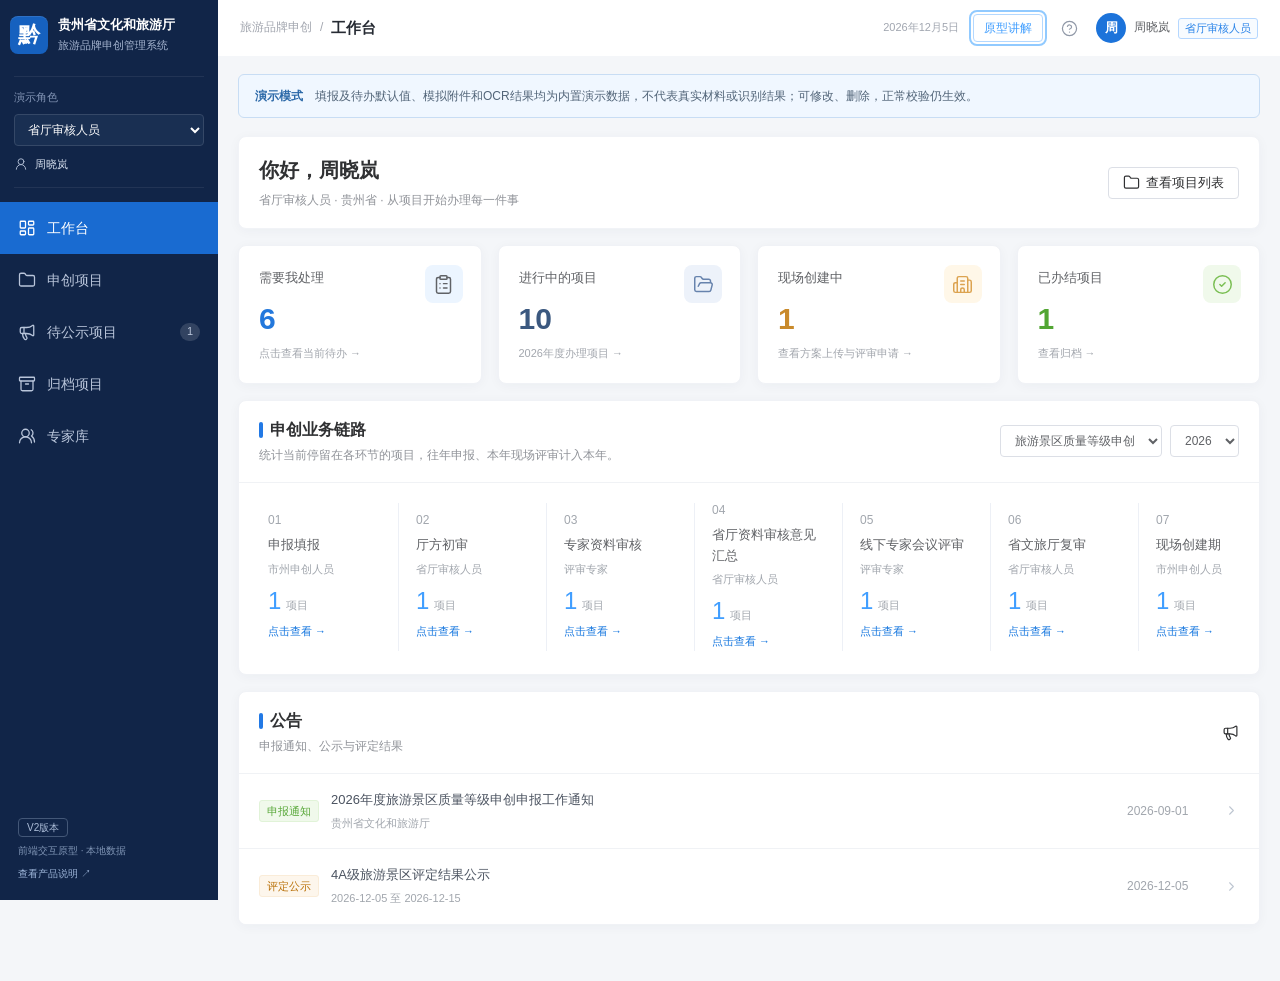
<file: index.html>
<!doctype html>
<html lang="zh-CN">
<head>
  <meta charset="UTF-8">
  <meta name="viewport" content="width=device-width,initial-scale=1">
  <title>旅游品牌申创 · V2版本</title>
  <link rel="stylesheet" href="styles.css">
  <link rel="stylesheet" href="guide.css">
  <link rel="stylesheet" href="admin-theme.css">
  <link rel="stylesheet" href="demo.css">
  <link rel="stylesheet" href="resources.css">
  <link rel="stylesheet" href="review-layout.css">
  <link rel="stylesheet" href="registration.css">
  <link rel="stylesheet" href="validation.css">
  <link rel="stylesheet" href="scoring-config.css">
  <link rel="stylesheet" href="score-mounts.css">
  <link rel="stylesheet" href="question-tables.css">
  <link rel="stylesheet" href="numeric-scoring.css">
</head>
<body>
  <a class="skip" href="#main">跳到正文</a>
  <aside class="sidebar">
    <a class="brand" href="#home"><span class="brand-logo">黔</span><span><strong>贵州省文化和旅游厅</strong><small>旅游品牌申创管理系统</small></span></a>
    <div class="identity"><label for="role">演示角色</label><select id="role"><option value="hall">省厅审核人员</option><option value="city">市州申创人员</option><option value="expert">评审专家</option><option value="admin">系统管理员</option></select><div id="identity"></div></div>
    <nav id="nav" aria-label="主导航"></nav>
    <div class="sidebar-end"><span class="version">V2版本</span><p>前端交互原型 · 本地数据</p><a href="docs/PRD.html" target="_blank" rel="noopener">查看产品说明 ↗</a></div>
  </aside>
  <div class="workspace"><header class="topbar"><div id="breadcrumb">工作台</div><div class="topbar-right"><span id="today"></span><button class="btn small guide-toggle" id="guideToggle" aria-pressed="false" aria-controls="prototypeGuide">原型讲解</button><button class="icon-btn" data-action="help" aria-label="查看版本说明"><i data-lucide="circle-help"></i></button><div class="topbar-user"><span class="avatar" id="avatar">周</span><span id="topbarName">周晓岚</span><span id="topbarRole" class="topbar-role">省厅审核人员</span></div></div></header><main id="main" tabindex="-1"></main></div>
  <div id="overlay" class="overlay" hidden><section class="modal" role="dialog" aria-modal="true" aria-labelledby="modalTitle"><header><div><small id="modalSubtitle"></small><h2 id="modalTitle"></h2></div><button class="icon-btn" data-action="close-modal" aria-label="关闭弹窗"><i data-lucide="x"></i></button></header><div id="modalBody" class="modal-body"></div><footer id="modalFooter"></footer></section></div>
  <div id="assistant" hidden></div><button class="assistant-trigger" id="assistantTrigger" data-action="assistant" hidden><i data-lucide="messages-square"></i><span>智能助手</span></button>
  <div id="toasts" aria-live="polite"></div>
  <aside id="prototypeGuide" class="prototype-guide" aria-label="产品交互节点说明" hidden>
    <header class="guide-header"><div><small>V2 · PRODUCT NOTES</small><h2>原型交互说明</h2></div><button id="guideClose" class="guide-close" aria-label="退出原型讲解">×</button></header>
    <div class="guide-context"><span id="guideContext"></span><p>左侧正常操作，右侧同步说明。OCR已开放演示识别与核对回填；默认值和模拟附件仅供演示。AI检索及智能助手仍置灰。</p></div>
    <div class="guide-tools"><label><input type="checkbox" id="guideMarkers" checked>显示编号</label><a href="docs/PRD.html" target="_blank" rel="noopener">完整 PRD ↗</a></div>
    <div class="guide-scroll" id="guideScroll"><div id="guideDetail" hidden></div><div id="guideCards"></div></div>
    <footer class="guide-footer"><span id="guideCount"></span><button id="guideExit">退出讲解，继续操作</button></footer>
  </aside>
  <div id="guideMarkerLayer" class="guide-marker-layer" aria-hidden="true" hidden></div>
  <script src="vendor/lucide.min.js"></script>
  <script src="score-mounts.js"></script>
  <script src="question-tables.js"></script>
  <script src="numeric-scoring.js"></script>
  <script src="data.js"></script><script src="scenic-service-rules.js"></script><script src="summer-rules.js"></script><script src="vendor/qrcode.js"></script><script src="vendor/qrcode_UTF8.js"></script><script src="demo.js"></script><script src="coordinates.js"></script><script src="resource-catalog.js"></script><script src="resources.js"></script><script src="workflow-ui.js"></script><script src="validation.js"></script><script src="scoring-catalog.js"></script><script src="scoring-config.js"></script><script src="app.js"></script><script src="interaction-spec.js"></script><script src="guide.js"></script>
</body>
</html>
</file>
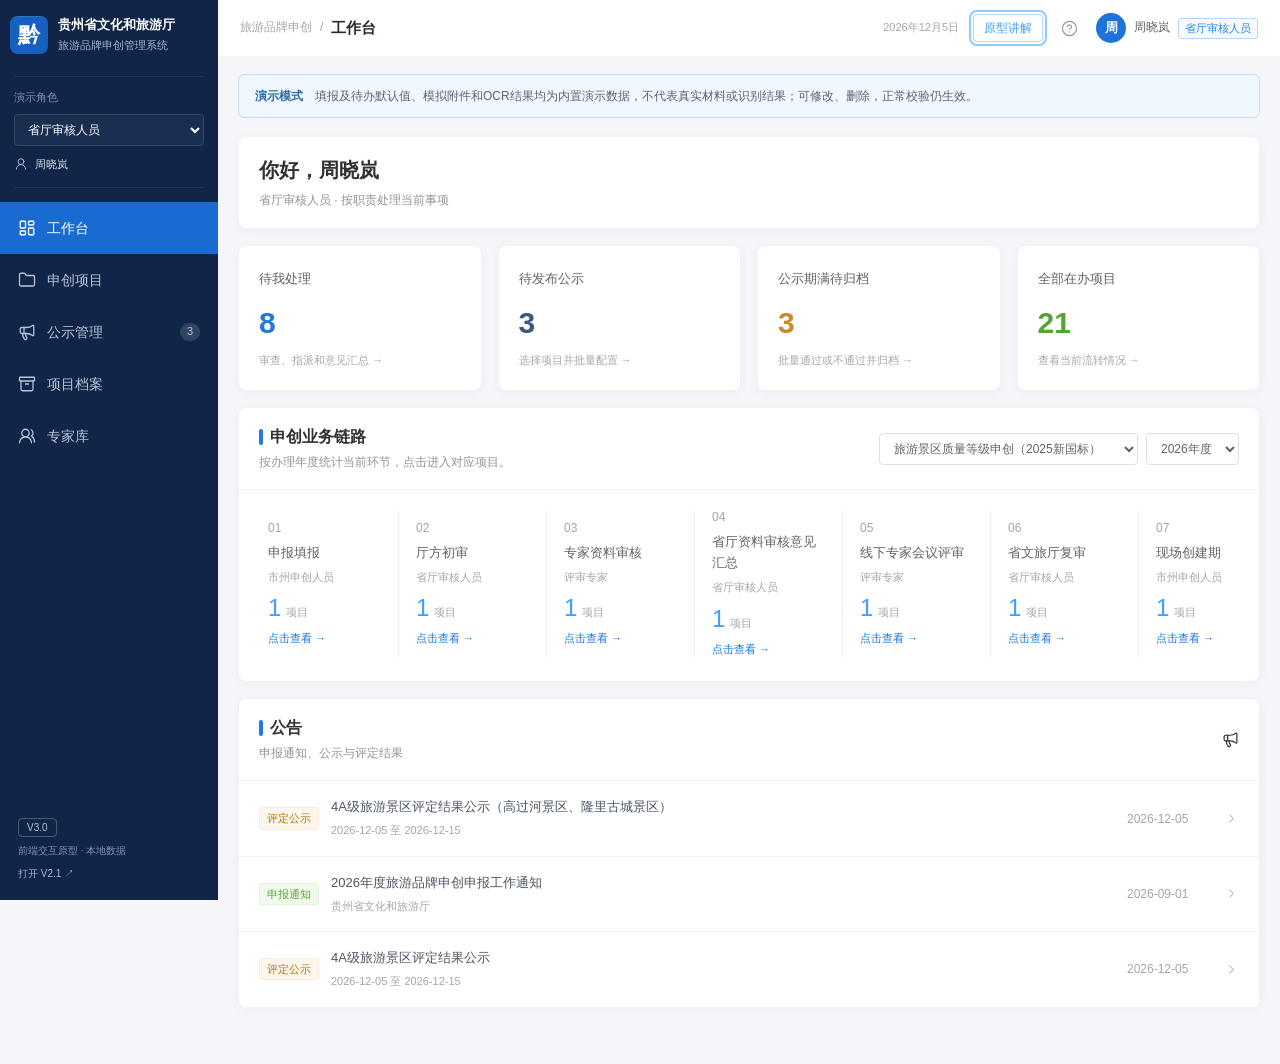
<file: v3/index.html>
<!doctype html>
<html lang="zh-CN">
<head>
  <meta charset="UTF-8">
  <meta name="viewport" content="width=device-width,initial-scale=1">
  <title>旅游品牌申创管理系统 · V3.0</title>
  <link rel="stylesheet" href="styles.css">
  <link rel="stylesheet" href="guide.css">
  <link rel="stylesheet" href="admin-theme.css">
  <link rel="stylesheet" href="demo.css">
  <link rel="stylesheet" href="resources.css">
  <link rel="stylesheet" href="review-layout.css">
  <link rel="stylesheet" href="registration.css">
  <link rel="stylesheet" href="validation.css">
  <link rel="stylesheet" href="scoring-config.css">
  <link rel="stylesheet" href="score-mounts.css">
  <link rel="stylesheet" href="question-tables.css">
  <link rel="stylesheet" href="numeric-scoring.css">
  <link rel="stylesheet" href="role-workspace.css">
  <link rel="stylesheet" href="resort-review.css">
  <link rel="stylesheet" href="brand-reports.css">
</head>
<body>
  <a class="skip" href="#main">跳到正文</a>
  <aside class="sidebar">
    <a class="brand" href="#home"><span class="brand-logo">黔</span><span><strong>贵州省文化和旅游厅</strong><small>旅游品牌申创管理系统</small></span></a>
    <div class="identity"><label for="role">演示角色</label><select id="role"><option value="hall">省厅审核人员</option><option value="city">市州申创人员</option><option value="expert">评审专家</option><option value="admin">系统管理员</option></select><div id="identity"></div></div>
    <nav id="nav" aria-label="主导航"></nav>
    <div class="sidebar-end"><span class="version">V3.0</span><p>前端交互原型 · 本地数据</p><a href="https://lijiawei579.github.io/tourism-prototype-v2/" target="_blank" rel="noopener">打开 V2.1 ↗</a></div>
  </aside>
  <div class="workspace"><header class="topbar"><div id="breadcrumb">工作台</div><div class="topbar-right"><span id="today"></span><button class="btn small guide-toggle" id="guideToggle" aria-pressed="false" aria-controls="prototypeGuide">原型讲解</button><button class="icon-btn" data-action="help" aria-label="查看版本说明"><i data-lucide="circle-help"></i></button><div class="topbar-user"><span class="avatar" id="avatar">周</span><span id="topbarName">周晓岚</span><span id="topbarRole" class="topbar-role">省厅审核人员</span></div></div></header><main id="main" tabindex="-1"></main></div>
  <div id="overlay" class="overlay" hidden><section class="modal" role="dialog" aria-modal="true" aria-labelledby="modalTitle"><header><div><small id="modalSubtitle"></small><h2 id="modalTitle"></h2></div><button class="icon-btn" data-action="close-modal" aria-label="关闭弹窗"><i data-lucide="x"></i></button></header><div id="modalBody" class="modal-body"></div><footer id="modalFooter"></footer></section></div>
  <div id="assistant" hidden></div><button class="assistant-trigger" id="assistantTrigger" data-action="assistant" hidden><i data-lucide="messages-square"></i><span>智能助手</span></button>
  <div id="toasts" aria-live="polite"></div>
  <aside id="prototypeGuide" class="prototype-guide" aria-label="产品交互节点说明" hidden>
    <header class="guide-header"><div><small>V3.0 · PRODUCT NOTES</small><h2>原型交互说明</h2></div><button id="guideClose" class="guide-close" aria-label="退出原型讲解">×</button></header>
    <div class="guide-context"><span id="guideContext"></span><p>左侧正常操作，右侧同步说明。OCR已开放演示识别与核对回填；默认值和模拟附件仅供演示。AI检索及智能助手仍置灰。</p></div>
    <div class="guide-tools"><label><input type="checkbox" id="guideMarkers" checked>显示编号</label><a href="docs/PRD.html" target="_blank" rel="noopener">完整 PRD ↗</a></div>
    <div class="guide-scroll" id="guideScroll"><div id="guideDetail" hidden></div><div id="guideCards"></div></div>
    <footer class="guide-footer"><span id="guideCount"></span><button id="guideExit">退出讲解，继续操作</button></footer>
  </aside>
  <div id="guideMarkerLayer" class="guide-marker-layer" aria-hidden="true" hidden></div>
  <script src="vendor/lucide.min.js"></script>
  <script src="score-mounts.js"></script>
  <script src="question-tables.js"></script>
  <script src="numeric-scoring.js"></script>
  <script src="lz-string.min.js"></script><script src="data.js"></script><script src="scenic-service-rules.js"></script><script src="summer-rules.js"></script><script src="resort-rules.js"></script><script src="resort-report.js"></script><script src="resort-review.js"></script><script src="hot-spring-rules.js"></script><script src="hot-spring-report.js"></script><script src="hot-spring-review.js"></script><script src="leisure-report.js"></script><script src="leisure-rules.js"></script><script src="brand-reports.js"></script><script src="condition-review.js"></script><script src="vendor/qrcode.js"></script><script src="vendor/qrcode_UTF8.js"></script><script src="demo.js"></script><script src="coordinates.js"></script><script src="resource-catalog.js"></script><script src="resources.js"></script><script src="workflow-ui.js"></script><script src="validation.js"></script><script src="scoring-catalog.js"></script><script src="scoring-config.js"></script><script src="app.js"></script><script src="role-workspace.js"></script><script src="interaction-spec.js"></script><script src="guide.js"></script>
</body>
</html>
</file>
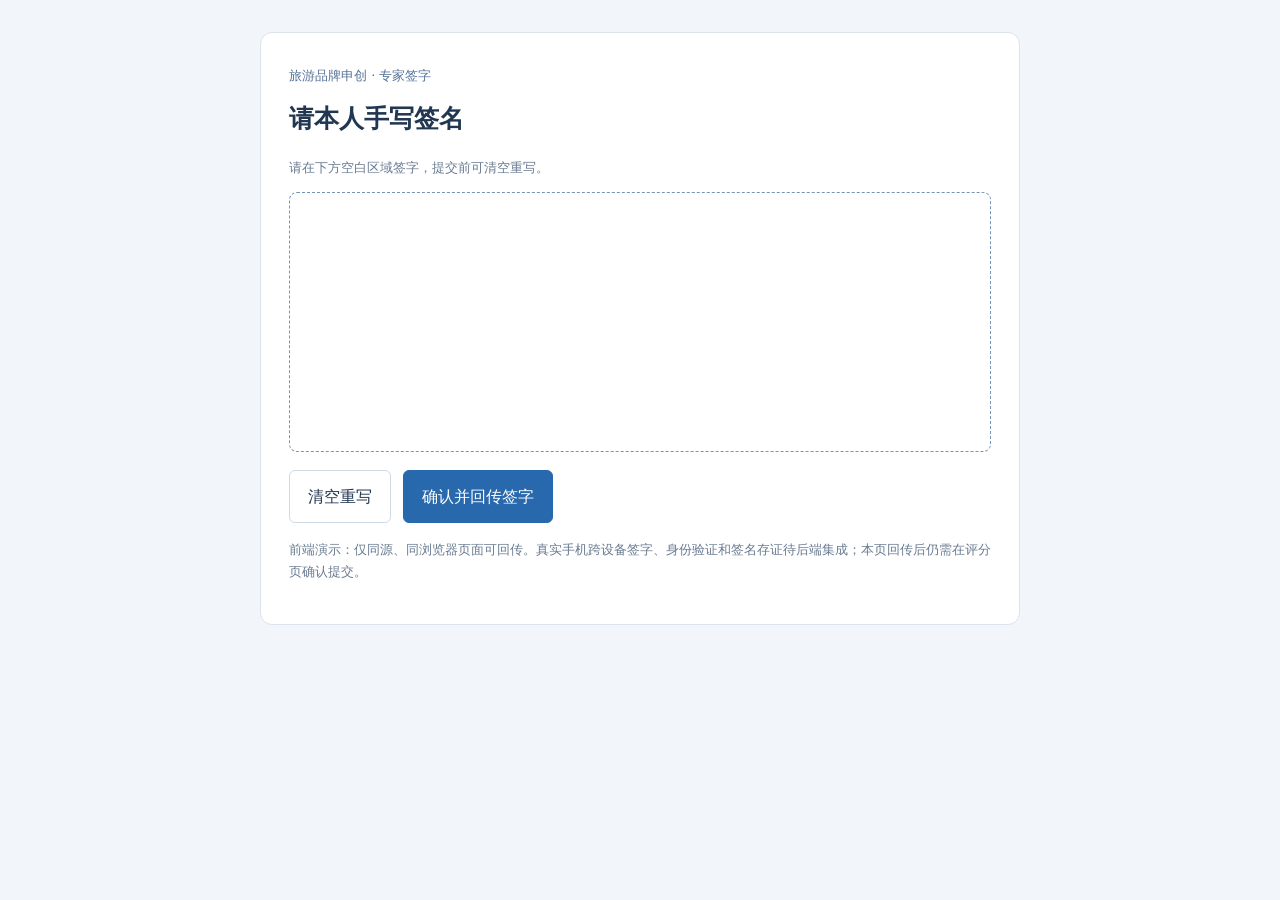
<file: signature.html>
<!doctype html>
<html lang="zh-CN"><head><meta charset="utf-8"><meta name="viewport" content="width=device-width,initial-scale=1"><title>专家手写签字</title><link rel="stylesheet" href="signature.css"></head><body>
<main><span class="eyebrow">旅游品牌申创 · 专家签字</span><h1>请本人手写签名</h1><p id="context"></p><p class="hint">请在下方空白区域签字，提交前可清空重写。</p><canvas id="signatureCanvas" aria-label="手写签字区域"></canvas><div class="tools"><button id="clear">清空重写</button><button id="send" class="primary">确认并回传签字</button></div><p id="status" role="status"></p><p class="hint">前端演示：仅同源、同浏览器页面可回传。真实手机跨设备签字、身份验证和签名存证待后端集成；本页回传后仍需在评分页确认提交。</p></main><script src="signature.js"></script></body></html>
</file>
<file: styles.css>
@charset "UTF-8";
:root{--ink:#223b42;--muted:#728187;--brand:#17665c;--dark:#183e3a;--line:#dfe6e5;--bg:#f4f6f5;--amber:#9c641d;--red:#b74538;--radius:10px}
*{box-sizing:border-box}body{margin:0;background:var(--bg);color:var(--ink);font:14px/1.65 "Microsoft YaHei","PingFang SC",sans-serif}button,input,select,textarea{font:inherit;color:inherit}button,a,label,input,select,textarea{-webkit-tap-highlight-color:transparent}button{cursor:pointer}button:disabled{cursor:not-allowed;opacity:.5}a{color:var(--brand);text-decoration:none}button:focus-visible,a:focus-visible,input:focus-visible,select:focus-visible,textarea:focus-visible{outline:3px solid #a9d4cb;outline-offset:2px}h1,h2,h3,h4,p{margin:0}h1{font-size:27px;font-weight:650;letter-spacing:.5px}h2{font-size:19px;font-weight:650}h3{font-size:16px;font-weight:650}h4{font-size:14px}small{font-size:12px}.muted,.helper{color:var(--muted)}.helper{font-size:12px;margin-top:7px}.icon{width:18px;height:18px;stroke-width:1.7;flex-shrink:0}strong{font-weight:600}[hidden]{display:none!important}.skip{position:absolute;top:-50px}.skip:focus{top:5px;z-index:99;background:white;padding:10px}
.sidebar{position:fixed;inset:0 auto 0 0;width:230px;display:flex;flex-direction:column;background:var(--dark);color:#d1e1dd;z-index:10;padding:30px 20px 20px}.brand{display:flex;gap:12px;align-items:center;color:#fff;margin-bottom:36px}.brand-logo{width:39px;height:43px;background:#e9f2ed;border-radius:5px;color:#1b544b;display:grid;place-items:center;font:26px "STKaiti","KaiTi",serif}.brand strong{display:block;font-size:18px;letter-spacing:1px}.brand small{color:#a8c9c0}.identity{border-top:1px solid #ffffff18;border-bottom:1px solid #ffffff18;padding:20px 0;margin-bottom:20px}.identity>label{display:block;font-size:11px;letter-spacing:2px;margin-bottom:8px;color:#92b4a9}.identity select{background:#ffffff0b;border:1px solid #ffffff30;color:white;width:100%;padding:9px;border-radius:5px}.identity option{color:var(--ink);background:white}.person{display:flex;gap:8px;align-items:center;margin-top:15px;font-size:12px;color:#abcbc0}.person strong{color:#eaf3f0}.expert-switch{margin-top:8px;font-size:12px!important}nav{display:grid;gap:6px}.nav-btn{display:flex;align-items:center;gap:12px;border:0;border-radius:6px;padding:12px 13px;text-align:left;background:transparent;color:inherit}.nav-btn .count{margin-left:auto;font-size:11px;background:#ffffff18;padding:0 7px;border-radius:10px}.nav-btn.active{color:white;background:#ffffff16;box-shadow:inset 3px 0 #a5d8b8}.nav-btn:hover{background:#ffffff0c}.sidebar-end{margin-top:auto;font-size:11px;color:#89b0a3;padding-top:28px}.sidebar-end p{margin:7px 0}.sidebar-end a{color:#b3d6c6}.version{border:1px solid #ffffff40;padding:3px 8px;border-radius:4px;color:#d3eee3;letter-spacing:1px}.workspace{margin-left:230px;min-height:100vh}.topbar{height:75px;padding:0 40px;display:flex;justify-content:space-between;align-items:center;background:#fff;border-bottom:1px solid var(--line)}#breadcrumb{font-size:13px;color:var(--muted);display:flex;gap:10px;align-items:center}#breadcrumb strong{color:var(--ink)}.topbar-right{display:flex;align-items:center;gap:18px;color:var(--muted);font-size:12px}.avatar{width:32px;height:32px;display:grid;place-items:center;border-radius:50%;background:#e3eeea;color:var(--brand);font-weight:600}.icon-btn{background:none;border:0;padding:6px;display:inline-flex;align-items:center;justify-content:center;border-radius:5px}.icon-btn:hover{background:#eef3f1}#main{padding:34px 40px 70px;max-width:1720px;margin:auto;outline:none}.page-head{display:flex;align-items:flex-end;justify-content:space-between;gap:20px;margin-bottom:26px}.eyebrow{font-size:11px;color:var(--brand);letter-spacing:2px;display:block;margin-bottom:7px}.page-head p{color:var(--muted);margin-top:6px;font-size:13px}.actions{display:flex;gap:10px;align-items:center;flex-wrap:wrap}.btn{display:inline-flex;align-items:center;justify-content:center;gap:7px;background:white;border:1px solid #cedbd6;padding:9px 16px;border-radius:6px;white-space:nowrap;font-size:13px;line-height:1.7}.btn:hover{background:#f3f7f5}.btn.primary{color:white;background:var(--brand);border-color:var(--brand)}.btn.primary:hover{background:#11554c}.btn.danger{color:var(--red);border-color:#e7c6c1}.btn.small{padding:5px 10px;font-size:12px}.text-btn{background:none;border:0;padding:4px 0;color:var(--brand);font-size:13px;display:inline-flex;gap:5px;align-items:center}.text-btn.danger{color:var(--red)}.back{margin-bottom:20px;font-size:12px}.panel{background:#fff;border:1px solid var(--line);border-radius:var(--radius);overflow:hidden}.panel-head{display:flex;align-items:center;justify-content:space-between;gap:12px;padding:20px 24px;border-bottom:1px solid var(--line)}.panel-head p{color:var(--muted);font-size:12px;margin-top:3px}.panel-body{padding:24px}.stack{display:grid;gap:20px}.two-col{display:grid;grid-template-columns:minmax(0,1.45fr) minmax(300px,1fr);gap:24px}.stats{display:grid;grid-template-columns:repeat(4,1fr);gap:17px;margin-bottom:24px}.stat{background:white;padding:21px 24px;border:1px solid var(--line);border-radius:8px}.stat strong{font:34px/1.25 Georgia,serif;display:block;margin:9px 0 5px}.stat:first-child{background:#e7f0eb;border-color:#c6d9cf}.stat p,.stat span{font-size:12px;color:var(--muted)}.badge{display:inline-flex;align-items:center;gap:5px;font-size:11px;background:#edf3f1;color:#536e64;padding:3px 9px;border-radius:4px;white-space:nowrap}.badge.amber{background:#fbf0df;color:var(--amber)}.badge.red{background:#fbece8;color:var(--red)}.badge.green{background:#e7f3ed;color:#246a50}.badge.gray{background:#f0f2f3;color:#7f8b90}.alert{border:1px solid #e3d1b3;background:#fff9ed;color:#815d28;padding:14px 18px;border-radius:6px;margin:16px 0;font-size:13px;display:flex;gap:12px;align-items:flex-start}.alert.green{background:#edf7f1;color:#30644c;border-color:#c4dfcd}.alert.gray{background:#f4f6f6;color:#607578;border-color:var(--line)}.alert p{margin-top:3px;font-size:12px}.empty{text-align:center;padding:42px 20px;color:var(--muted);font-size:13px}.empty .icon{width:28px;height:28px;margin-bottom:10px}.table-wrap{overflow-x:auto}table{border-collapse:collapse;width:100%;text-align:left;white-space:nowrap}th{font-size:11px;letter-spacing:.4px;font-weight:500;background:#f7f9f8;color:var(--muted);padding:12px 20px;border-bottom:1px solid var(--line)}td{padding:17px 20px;border-bottom:1px solid #edf0ef;font-size:12px}tr:last-child td{border-bottom:0}td strong{display:block;font-size:13px}td small{display:block;color:var(--muted);margin-top:4px}.project-table tr:hover td{background:#fafcfb}.project-table td:first-child{white-space:normal;min-width:230px}.filters{padding:18px 22px;display:flex;gap:12px;align-items:center;flex-wrap:wrap;border-bottom:1px solid var(--line)}.search{position:relative;display:flex;align-items:center;gap:8px;min-width:250px;flex:1;border:1px solid #d6dfdc;border-radius:6px;padding:0 10px}.search input{border:0;padding:9px 0;width:100%;outline:none;background:none}.search .icon{color:#91a49d}.filters select{padding:8px 12px;border:1px solid #d6dfdc;border-radius:6px;background:white;font-size:12px}.categories{display:flex;gap:8px;flex-wrap:wrap;margin-bottom:20px}.chip{border:1px solid var(--line);border-radius:5px;background:#fff;padding:7px 14px;font-size:12px}.chip.active{background:#e8f1ec;color:var(--brand);border-color:#a3c6b5}.category-grid{display:grid;grid-template-columns:repeat(3,1fr);gap:20px}.category-card{background:white;border:1px solid var(--line);border-radius:9px;text-align:left;padding:28px;min-height:220px;display:flex;flex-direction:column;gap:12px}.category-card:hover:not(:disabled){border-color:var(--brand);box-shadow:0 4px 18px #163e3512;transform:translateY(-2px)}.category-card .category-icon{background:#edf3ef;color:var(--brand);width:48px;height:48px;display:grid;place-items:center;border-radius:9px;margin-bottom:5px}.category-card strong{font-size:17px}.category-card p{font-size:12px;color:var(--muted)}.category-card>span:last-child{margin-top:auto;font-size:12px;color:var(--brand)}.category-card:disabled{background:#eef1f0;opacity:.6}.pipeline{display:flex;overflow-x:auto;gap:0;scrollbar-width:thin;padding:23px 14px 25px;overscroll-behavior:contain}.pipe-step{flex:1 0 155px;padding:0 18px;border-right:1px solid var(--line);position:relative}.pipe-step:last-child{border-right:0}.pipe-step span{display:block;font:12px Georgia,serif;color:#90a19a;margin-bottom:9px}.pipe-step strong{font-size:13px;display:block}.pipe-step small{display:block;color:var(--muted);margin-top:5px}.pipe-step b{font:24px Georgia,serif;margin-top:9px;display:block;color:var(--brand)}.pipe-step.future{opacity:.4}.pipe-step.current{color:var(--brand)}.pipe-step.current span{color:var(--brand)}.pipe-step.current:after{content:"";height:3px;background:var(--brand);position:absolute;bottom:-25px;left:18px;right:18px}.project-head{background:#fff;border:1px solid var(--line);border-radius:10px;overflow:hidden;margin-bottom:24px}.project-title{padding:25px 28px;display:flex;justify-content:space-between;align-items:center;gap:20px}.project-title h1{font-size:23px}.project-meta{color:var(--muted);font-size:12px;margin-top:8px;display:flex;gap:15px;flex-wrap:wrap}.project-head .pipeline{border-top:1px solid var(--line);padding-top:17px;padding-bottom:20px}.project-head .pipe-step{flex-basis:145px}.tabs{display:flex;gap:30px;border-bottom:1px solid var(--line);margin-bottom:22px}.tab{padding:10px 0 14px;border:0;border-bottom:2px solid transparent;background:none;color:var(--muted);font-size:14px}.tab.active{color:var(--brand);border-color:var(--brand);font-weight:600}.task-heading{display:flex;justify-content:space-between;align-items:flex-start;margin-bottom:22px;gap:20px}.task-heading h2{font-size:20px}.task-heading p{font-size:13px;color:var(--muted);margin-top:5px}.task-card{background:white;border:1px solid var(--line);border-radius:9px;padding:28px}.task-card+.task-card{margin-top:20px}.task-card .footer{margin-top:24px;display:flex;justify-content:flex-end;gap:10px;border-top:1px solid var(--line);padding-top:22px}.task-card h3+p{margin-top:8px}.material-layout{display:grid;grid-template-columns:minmax(0,1fr) 330px;gap:24px;align-items:start}.sticky{position:sticky;top:20px}.section-nav{display:flex;gap:8px;overflow:auto;margin-bottom:20px}.section-nav .btn.active{background:#e8f1ec;color:var(--brand);border-color:#adcbbd}.form-section{padding:22px 0;border-bottom:1px solid var(--line)}.form-section:first-child{padding-top:0}.form-section:last-child{border-bottom:0}.form-section>h3{margin-bottom:16px}.form-section>p{margin:-8px 0 16px;font-size:12px}.form-grid{display:grid;grid-template-columns:repeat(2,minmax(0,1fr));gap:17px}.field{display:flex;flex-direction:column;gap:7px;min-width:0}.field label,.field>span{font-size:12px;color:#60726b}.field.full{grid-column:1/-1}.field input,.field select,.field textarea,input.input,select.select,textarea.textarea{width:100%;border:1px solid #d5dedb;border-radius:5px;padding:9px 11px;background:#fff;min-width:0;font-size:13px}.field textarea{resize:vertical;min-height:96px}.field input:disabled,.field select:disabled,.field textarea:disabled{opacity:1;color:#60736b;background:#f6f8f7;border-color:#e5ebe8}.choice-grid,.radio-group{display:flex;gap:10px;flex-wrap:wrap;margin-bottom:8px}.choice-grid label,.radio-card{display:flex;gap:7px;align-items:center;border:1px solid #dce5e0;padding:9px 12px;border-radius:5px;cursor:pointer;background:#fff;font-size:12px}.choice-grid label:has(input:checked),.radio-card:has(input:checked){border-color:var(--brand);background:#ecf5ef}.choice-grid input,.radio-card input{width:14px;height:14px;accent-color:var(--brand)}.radio-group{flex-direction:column}.radio-card{font-size:13px}.radio-card span{display:block}.radio-card small{display:block;color:var(--muted);font-size:11px}.form-footer{position:sticky;bottom:0;background:#fffffff7;border:1px solid var(--line);padding:15px 22px;display:flex;justify-content:space-between;gap:10px;border-radius:8px;margin-top:20px;backdrop-filter:blur(10px)}.steps{display:flex;gap:8px;align-items:center;margin-bottom:25px}.step-btn{background:#fff;border:1px solid var(--line);border-radius:5px;padding:9px 15px;font-size:12px;display:flex;gap:8px;align-items:center}.step-btn.active{border-color:var(--brand);color:var(--brand);background:#e8f1ec}.step-btn b{font:16px Georgia,serif}.form-progress{font-size:12px;color:var(--muted)}.attach-group{padding:20px 0;border-bottom:1px solid var(--line)}.attach-group:last-child{border:0}.attach-head{display:flex;justify-content:space-between;align-items:flex-start;gap:18px}.attach-head strong{font-size:13px;display:block}.attach-head small{display:block;color:var(--muted);margin-top:4px}.files{margin-top:12px;display:grid;gap:8px}.file-row{display:flex;align-items:center;gap:12px;padding:11px 12px;border:1px solid #e2e9e5;border-radius:5px;font-size:12px;background:#f8faf9}.file-row .actions{margin-left:auto}.file-row>span{overflow-wrap:anywhere}.file-row small{color:var(--muted);display:block}.file-empty{font-size:12px;color:#94a298;margin-top:9px}.upload-btn{display:inline-flex;gap:6px;align-items:center;border:1px dashed #bed1c7;background:#f7faf8;padding:8px 12px;border-radius:5px;font-size:12px;color:var(--brand);cursor:pointer}.upload-btn input[type=file]{display:none}.ocr-bar{background:#edf4ef;padding:17px 20px;border:1px solid #d4e5d9;border-radius:7px;display:flex;align-items:center;justify-content:space-between;gap:20px;margin-bottom:24px}.ocr-bar strong{font-size:14px}.ocr-bar p{font-size:12px;color:#6b8377;margin-top:3px}.summary-grid{display:grid;grid-template-columns:repeat(3,1fr);gap:14px;margin:20px 0}.summary-item{padding:20px;border:1px solid var(--line);border-radius:7px;background:#f9fbfa}.summary-item span{font-size:12px;color:var(--muted)}.summary-item strong{display:block;font:28px Georgia,serif;margin-top:7px}.score-toolbar{display:flex;gap:20px;align-items:center;justify-content:space-between;padding:18px 22px;background:white;border:1px solid var(--line);border-radius:8px;margin-bottom:20px;position:sticky;top:0;z-index:3}.score-total{font:28px Georgia,serif;color:var(--brand)}.score-total small{font:12px "Microsoft YaHei",sans-serif;color:var(--muted)}.score-layout{display:grid;grid-template-columns:210px minmax(0,1fr);gap:20px}.score-nav{align-self:start;position:sticky;top:96px;display:grid;gap:8px}.score-nav button{padding:12px 14px;text-align:left;border:1px solid var(--line);background:white;border-radius:6px;font-size:12px}.score-nav button.active{border-color:var(--brand);color:var(--brand);background:#eaf3ed}.score-nav small{color:var(--muted);display:block;font-size:11px;margin-top:3px}.question{padding:24px;background:white;border:1px solid var(--line);border-radius:9px;margin-bottom:16px}.question-head{display:flex;justify-content:space-between;gap:20px;align-items:flex-start;margin-bottom:14px}.question-head small{display:block;font-size:11px;color:var(--muted);margin-bottom:4px}.question-head h3{font-size:15px}.question>p{font-size:12px;color:#64766d;margin:12px 0}.question .options{display:grid;gap:8px}.option{display:flex;align-items:flex-start;gap:10px;border:1px solid #e0e7e3;padding:10px 13px;border-radius:5px;font-size:12px;cursor:pointer}.option input{accent-color:var(--brand);margin-top:4px}.option:has(input:checked){background:#edf6f0;border-color:#89b59e}.option b{font-weight:500;margin-left:auto;color:var(--brand);white-space:nowrap;min-width:34px;text-align:right}.question-actions{display:flex;gap:14px;margin-top:14px;padding-top:13px;border-top:1px dashed var(--line)}.question-actions button{font-size:12px}.question .score-note{margin-top:15px;display:grid;grid-template-columns:1fr 1fr;gap:12px}.question .score-note textarea{min-height:55px;resize:vertical}.required-item{display:flex;gap:20px;justify-content:space-between;padding:16px 0;border-bottom:1px solid var(--line)}.required-item>p{font-size:13px;flex:1}.required-item .choice-grid{flex-shrink:0;margin:0}.history-item{border-bottom:1px solid var(--line);padding:17px 0}.history-item summary{cursor:pointer;display:flex;justify-content:space-between;gap:20px;font-size:13px}.history-item summary small{font-size:11px;color:var(--muted)}.history-content{margin:15px 0 0 16px;padding-left:20px;border-left:2px solid #d5e4db;font-size:13px}.history-content>p{margin-bottom:9px}.history-content .internal{background:#fff7e9;border:1px solid #edd6b1;padding:10px;margin-top:10px;font-size:12px}.announcement{display:flex;gap:16px;align-items:center;border:0;border-bottom:1px solid var(--line);padding:19px 24px;background:white;width:100%;text-align:left;cursor:pointer}.announcement:hover{background:#fafcfb}.announcement:last-child{border-bottom:0}.announcement>div{flex:1;min-width:0}.announcement strong{font-size:13px;display:block}.announcement small{color:var(--muted);margin-top:4px;display:block}.announcement .notice-date{flex:0 0 76px;font:13px Georgia,serif;color:var(--muted)}.notice-paper{max-width:760px;margin:auto;padding:12px 30px 24px;color:#24393a}.notice-paper h2{text-align:center;font:25px/1.6 "STSong","SimSun",serif;margin:10px 0 28px}.notice-paper p{margin:18px 0;line-height:2.2}.notice-paper .sign{text-align:right;margin-top:40px}.check-line{display:flex;gap:9px;align-items:center;font-size:13px;margin:10px 0}.check-line input{accent-color:var(--brand)}.overlay{position:fixed;inset:0;background:#122f2e66;z-index:30;display:flex;align-items:center;justify-content:center;padding:25px;backdrop-filter:blur(3px)}.modal{background:white;border-radius:12px;width:min(710px,95vw);max-height:90vh;display:flex;flex-direction:column;box-shadow:0 20px 80px #0e30243b}.modal.wide{width:min(1150px,95vw)}.modal>header{display:flex;justify-content:space-between;align-items:center;padding:21px 26px;border-bottom:1px solid var(--line);flex-shrink:0}.modal>header small{color:var(--muted);font-size:11px}.modal>header h2{margin-top:2px}.modal-body{padding:25px 27px;overflow-y:auto;min-height:0}.modal>footer{display:flex;justify-content:flex-end;gap:10px;padding:16px 26px;border-top:1px solid var(--line);flex-shrink:0}.modal>footer:empty{display:none}.modal iframe{border:1px solid var(--line);width:100%;height:57vh}.preview-image{display:block;max-width:100%;max-height:55vh;margin:auto}.evidence-hit{border:1px solid var(--line);border-radius:6px;padding:16px;margin-top:12px}.evidence-hit small{color:var(--brand);display:block;margin-bottom:6px}.evidence-hit p{font-size:13px;white-space:pre-wrap}.assignment-tools{display:flex;gap:10px;margin-bottom:20px;align-items:center;flex-wrap:wrap}.assignment-tools input,.assignment-tools select{padding:8px 10px;border:1px solid var(--line);border-radius:5px;width:150px}.expert-candidate{display:flex;gap:12px;padding:13px 0;border-bottom:1px solid var(--line);align-items:center}.expert-candidate>div{flex:1}.expert-candidate strong{font-size:13px}.expert-candidate small{display:block;color:var(--muted);font-size:11px}.expert-candidate input{accent-color:var(--brand)}.expert-candidate.unavailable{opacity:.5}.mobile-sign canvas{border:1px solid var(--line);width:100%;height:220px;touch-action:none;background:#fff}.signature-preview{height:80px;max-width:250px;object-fit:contain;border:1px solid var(--line);margin-top:10px}.assistant-trigger{position:fixed;bottom:24px;right:28px;display:flex;gap:9px;align-items:center;background:var(--dark);color:white;border:0;border-radius:28px;padding:14px 21px;box-shadow:0 5px 20px #183e3a22;font-size:13px;z-index:20}#assistant{position:fixed;bottom:88px;right:28px;width:370px;max-height:65vh;overflow:auto;background:white;border:1px solid var(--line);border-radius:12px;box-shadow:0 8px 40px #163e3526;z-index:20}#assistant>header{padding:18px 20px;display:flex;align-items:center;justify-content:space-between;background:#edf4ef;border-bottom:1px solid var(--line)}#assistant .body{padding:20px}#assistant .categories{margin:0;padding:12px 16px;border-bottom:1px solid var(--line)}#assistant textarea{width:100%;padding:10px;border:1px solid var(--line);border-radius:5px;resize:vertical;margin:12px 0}#assistant .answer{font-size:13px;background:#f4f7f5;padding:14px;border-radius:6px;white-space:pre-wrap}#toasts{position:fixed;top:90px;right:30px;z-index:60;display:grid;gap:10px}.toast{background:#183e3a;color:white;padding:13px 22px;border-radius:8px;font-size:13px;box-shadow:0 5px 20px #0002;max-width:400px}.upload-description{width:100%;margin-top:8px;padding:7px;border:1px solid var(--line);border-radius:5px}.metric-list{display:flex;gap:35px;margin:17px 0;color:var(--muted);font-size:12px}.metric-list strong{display:block;color:var(--ink);font-size:16px}.summer-score-head{display:flex;gap:20px;justify-content:space-between;align-items:center;margin-bottom:10px}.summer-score-head input{width:80px}.summer-subitems{display:grid;gap:8px}.summer-subitems>div{display:flex;gap:15px;align-items:center;font-size:12px}.summer-subitems input{width:90px;margin-left:auto}.summer-condition{display:flex;gap:15px;padding:12px 0;border-bottom:1px solid var(--line);font-size:12px}.summer-condition select{width:120px;flex-shrink:0}.summer-condition p{flex:1}.summer-evaluation-card{margin:20px 0;padding:18px;border:1px solid var(--line);border-radius:6px}.summer-threshold{font-size:12px;padding:15px;background:#edf5ef;border-radius:5px;margin-bottom:18px}.summer-threshold strong{display:block}.data-table .input{min-width:80px}.declaration-check{display:flex;align-items:center;gap:10px;font-size:12px;padding:15px 0}.source-box{padding:15px;background:#f5f8f6;margin-top:15px;font-size:12px}.sort-note{padding:10px 22px;border-top:1px solid var(--line);color:var(--muted);font-size:11px}.publicity-actions{display:flex;justify-content:space-between;align-items:center;padding:17px 22px;border-top:1px solid var(--line);background:#fafcfb}
.pipe-step.stopped{background:#fcf0ec;color:#9c3e28;border-color:#ecd1c8}
.phase-deferred,.phase-deferred:disabled{background:#f0f2f3!important;color:#8a9499!important;border-color:#dce1e3!important;box-shadow:none!important;cursor:not-allowed!important;opacity:1!important;filter:grayscale(1)}
.phase-label{font-size:10px;line-height:1.6;white-space:nowrap;font-weight:400;margin-left:5px}
.ocr-bar:has(.phase-deferred){background:#f1f3f4;border-color:#dce1e3;color:#839095}.ocr-bar:has(.phase-deferred) p{color:#839095}
.annual-records{margin-top:24px}.history-item summary strong .badge{font-weight:400;margin-left:7px}.history-item summary small{text-align:right}
@media(min-width:1600px){#main{padding:40px 55px 70px}.topbar{padding:0 55px}.project-table td{padding:20px 24px}.stats{gap:24px}.panel-head{padding:22px 26px}}
@media(max-width:1100px){.sidebar{width:195px;padding:25px 15px}.workspace{margin-left:195px}.topbar{padding:0 24px}#main{padding:28px 24px 70px}.material-layout{grid-template-columns:1fr}.sticky{position:static}.category-grid{grid-template-columns:repeat(2,1fr)}.two-col{grid-template-columns:1fr}.score-layout{grid-template-columns:160px 1fr}.stats{gap:10px}.stat{padding:17px}.steps{flex-wrap:wrap}}
@media(max-width:760px){.sidebar{position:static;width:100%;padding:15px 20px;gap:10px}.brand{margin:0}.identity{display:flex;gap:12px;align-items:center;margin:0;padding:10px 0;border:0}.identity>label,.identity .person{display:none}.identity select{width:auto}.identity .expert-switch{margin:0}.sidebar-end{display:none}nav{display:flex;overflow:auto;gap:3px}nav .nav-btn{padding:8px;white-space:nowrap;font-size:12px}nav .count{display:none}.workspace{margin:0}.topbar{height:55px;padding:0 20px}.topbar-right #today{display:none}#main{padding:25px 16px 90px}.page-head{align-items:flex-start}h1{font-size:23px}.stats{grid-template-columns:repeat(2,1fr)}.stat strong{font-size:28px}.category-grid{grid-template-columns:1fr}.form-grid{grid-template-columns:1fr}.form-grid .full{grid-column:auto}.project-title{padding:20px;align-items:flex-start}.project-title h1{font-size:20px}.score-layout{grid-template-columns:1fr}.score-nav{position:static;display:flex;overflow:auto}.score-nav button{flex-shrink:0;width:160px}.score-toolbar{position:static;flex-wrap:wrap}.panel-body,.task-card{padding:20px}.filters{padding:15px}.question{padding:18px}.question .score-note{grid-template-columns:1fr}.summary-grid{grid-template-columns:1fr}.required-item{flex-direction:column;gap:10px}.overlay{padding:10px}.modal{max-height:95vh}.modal-body{padding:20px}.modal>header,.modal>footer{padding:15px 20px}.assistant-trigger{right:15px;bottom:15px}#assistant{right:15px;width:calc(100vw - 30px)}.notice-paper{padding:0 5px}.notice-paper h2{font-size:20px}.announcement .notice-date{display:none}.file-row{flex-wrap:wrap}.file-row .actions{margin-left:0}.btn{padding:8px 12px}.project-meta{gap:8px}.steps{gap:5px}.step-btn{padding:8px}.form-footer{padding:12px}.tabs{gap:25px}.filters .search{min-width:100%}}
</file>
<file: guide.css>
@charset "UTF-8";
:root{--guide-width:390px}
.guide-toggle{border-color:#a1bdb3;color:#175c50;background:#f3f8f5;white-space:nowrap}
.guide-toggle[aria-pressed=true]{background:#183e3a;color:white;border-color:#183e3a}
.prototype-guide{position:fixed;right:0;top:0;bottom:0;width:var(--guide-width);z-index:150;background:#f0f2ef;border-left:1px solid #cdd7d1;display:flex;flex-direction:column;box-shadow:-5px 0 22px #163c3510;color:#233e3b}
.guide-header{display:flex;align-items:center;justify-content:space-between;padding:23px 25px 20px;background:#183e3a;color:#fff;flex-shrink:0}
.guide-header small{color:#b1cabb;font-size:10px;letter-spacing:2px}.guide-header h2{font-size:21px;margin-top:3px;letter-spacing:1px}
.guide-close{border:1px solid #ffffff48;border-radius:50%;color:white;background:transparent;width:32px;height:32px;font-size:23px;line-height:1}
.guide-context{padding:17px 24px 12px;border-bottom:1px solid #dbe1da;background:white}.guide-context>span{font-weight:600;font-size:13px}.guide-context p{font-size:12px;color:#6b7d75;margin-top:7px;line-height:1.65}
.guide-tools{display:flex;justify-content:space-between;align-items:center;font-size:12px;padding:11px 24px}.guide-tools label{display:flex;align-items:center;gap:6px;cursor:pointer}.guide-tools input{accent-color:#17665c}
.guide-scroll{overflow:auto;flex:1;padding:0 16px 20px;scroll-behavior:smooth}.guide-card{background:#fff;border:1px solid #dce3dc;border-radius:8px;padding:16px 17px;margin-bottom:10px;transition:border-color .12s,box-shadow .12s;scroll-margin:12px}
.guide-card.is-active{border-color:#b3872e;box-shadow:inset 3px 0 #d9a42e}.guide-card-title{display:flex;align-items:flex-start;gap:10px}.guide-number{display:inline-grid;place-items:center;flex-shrink:0;background:#e9b733;color:#3b321a;width:25px;height:25px;border-radius:50%;font:600 13px/1 Georgia,serif}
.guide-card h3{font-size:15px;line-height:1.55}.guide-code{font-size:10px;color:#7d8a82;letter-spacing:.6px}.guide-status{font-size:10px;padding:1px 5px;border:1px solid #e5c789;color:#8b671e;border-radius:3px;margin-left:5px;white-space:nowrap}.guide-card p{margin-top:10px;font-size:12px;line-height:1.8}.guide-card dl{margin:10px 0 0;font-size:12px;line-height:1.75}.guide-card dt{color:#7e8a82;font-size:11px;margin-top:8px}.guide-card dd{margin:0}.guide-card details{margin-top:10px;font-size:12px}.guide-card summary{cursor:pointer;color:#667b6b}.guide-locate{margin-top:12px;display:block;border:0;background:#eef4ef;color:#28604c;border-radius:4px;padding:5px 11px;font-size:12px}.guide-footer{border-top:1px solid #d6ded7;background:white;padding:12px 20px;display:flex;justify-content:space-between;align-items:center;font-size:11px;color:#78867a;flex-shrink:0}.guide-footer button{background:none;border:0;color:#17665c;font-size:12px}.guide-detail-card{border-color:#74a38b;background:#f7fbf7}.guide-detail-card ul{font-size:12px;padding-left:18px;margin:10px 0}.guide-detail-card li+li{margin-top:5px}.guide-section{font-size:11px;letter-spacing:1px;color:#788679;padding:10px 4px}.guide-marker-layer{position:fixed;inset:0 var(--guide-width) 0 0;pointer-events:none;z-index:140;overflow:hidden}.guide-marker{position:absolute;min-width:21px;height:21px;padding:0 4px;display:grid;place-items:center;border-radius:50%;background:#e4b330;color:#342c1b;border:2px solid #fff;box-shadow:0 1px 4px #5f4c3430;font:600 10px/1 Georgia,serif;transform:translate(-35%,-40%)}.guide-marker.active{background:#c17b24;color:white}.guide-outline{position:absolute;border:2px solid #c79225;background:#f4c3480a;border-radius:5px;box-shadow:0 0 0 3px #f8c54225}
.guide-mode .workspace{margin-right:var(--guide-width)}.guide-mode .topbar{padding-left:24px;padding-right:24px}.guide-mode .topbar-right{gap:12px}.guide-mode #main{padding-left:24px;padding-right:24px}.guide-mode .overlay{right:var(--guide-width);padding:20px}.guide-mode .assistant-trigger{right:calc(var(--guide-width) + 24px)}.guide-mode #assistant{right:calc(var(--guide-width) + 24px);max-width:calc(100vw - var(--guide-width) - 50px)}.guide-mode #toasts{right:calc(var(--guide-width) + 24px)}.guide-mode .material-layout{grid-template-columns:minmax(0,1fr)}.guide-mode .material-layout>.sticky{position:static}.guide-mode .stats{grid-template-columns:repeat(2,1fr)}.guide-mode .topbar #today{display:none}.guide-mode .score-layout{grid-template-columns:170px minmax(0,1fr)}.guide-mode .page-head{align-items:flex-start}.guide-mode .project-title{flex-wrap:wrap}.guide-mode .form-grid{grid-template-columns:repeat(2,minmax(0,1fr))}
@media(min-width:1700px){:root{--guide-width:430px}.guide-mode .material-layout{grid-template-columns:minmax(0,1fr) 320px}.guide-mode .stats{grid-template-columns:repeat(4,1fr)}}
@media(max-width:1150px) and (min-width:761px){:root{--guide-width:350px}.guide-mode .sidebar{width:190px;padding-left:14px;padding-right:14px}.guide-mode .brand strong{font-size:15px}.guide-mode .workspace{margin-left:190px}.guide-mode #main{padding:24px 16px 70px}.guide-mode .score-layout{grid-template-columns:minmax(0,1fr)}.guide-mode .score-nav{display:flex;position:static;overflow:auto}.guide-mode .score-nav button{flex-shrink:0;width:140px}.guide-mode .score-toolbar{position:static;flex-wrap:wrap}.guide-mode .form-grid{grid-template-columns:1fr}.guide-mode .category-grid{grid-template-columns:1fr}.guide-mode .page-head{flex-wrap:wrap}}
@media(max-width:760px){:root{--guide-width:0px}.prototype-guide{top:auto;height:44vh;width:100%;border-left:0;border-top:2px solid #183e3a}.guide-header{padding:10px 16px}.guide-header h2{font-size:16px}.guide-header small,.guide-context p{display:none}.guide-context{padding:7px 16px}.guide-tools{padding:7px 16px}.guide-scroll{padding:0 10px 12px}.guide-card{padding:12px}.guide-mode .workspace{margin-right:0;padding-bottom:44vh}.guide-mode .overlay{bottom:44vh;right:0;padding:8px}.guide-mode .modal{max-height:54vh}.guide-mode .guide-marker-layer{bottom:44vh;right:0}.guide-mode .assistant-trigger{right:16px;bottom:calc(44vh + 12px)}.guide-mode #assistant{bottom:calc(44vh + 60px);max-height:45vh}.guide-mode .score-layout{grid-template-columns:1fr}.guide-mode .form-grid{grid-template-columns:1fr}}
@media(prefers-reduced-motion:reduce){.guide-scroll{scroll-behavior:auto}.guide-card{transition:none}}
@media print{.prototype-guide,.guide-marker-layer,.guide-toggle{display:none!important}.guide-mode .workspace{margin-right:0}}
:root .guide-card.is-deferred{background:#f0f2f3;border-color:#dce1e3;color:#849097;box-shadow:none}.guide-card.is-deferred h3,.guide-card.is-deferred p,.guide-card.is-deferred dd,.guide-card.is-deferred dt,.guide-card.is-deferred .guide-code,.guide-card.is-deferred .guide-locate{color:#849097}.guide-card.is-deferred .guide-number,.guide-card.is-deferred .guide-status{background:#e0e5e7;color:#78868d}.guide-card.is-deferred .guide-locate{border-color:#d1d9dc;background:#f6f7f8}
</file>
<file: admin-theme.css>
@charset "UTF-8";
/* V2 · 政务管理界面。保留原业务结构，仅统一视觉与布局密度。 */
:root {
  --ink:#303133;
  --muted:#909399;
  --brand:#1677df;
  --dark:#112548;
  --line:#ebeef5;
  --bg:#f4f6f9;
  --amber:#b76a09;
  --red:#d94848;
  --radius:8px;
  --sidebar-width:218px;
  --surface-shadow:0 2px 12px rgb(30 49 78 / 4%);
}
body {font-family:"Microsoft YaHei","PingFang SC",sans-serif;line-height:1.6;color:var(--ink)}
h1 {font-size:20px;letter-spacing:0;font-weight:600}
h2 {font-size:16px;letter-spacing:0;font-weight:600}
h3 {font-size:14px;font-weight:600}
strong {font-weight:600}
a {color:var(--brand)}
button,a,input,select,textarea {transition:background-color .15s,border-color .15s,color .15s}
button:focus-visible,a:focus-visible,input:focus-visible,select:focus-visible,textarea:focus-visible {outline:2px solid #91caff;outline-offset:2px}
button:disabled {opacity:.5}
input[type="radio"],input[type="checkbox"] {accent-color:#409eff}
.icon {stroke-width:1.7;width:17px;height:17px}

/* 框架：深蓝全高导航、白色顶栏、浅灰工作区。 */
.sidebar {width:var(--sidebar-width);padding:14px 0 18px;background:var(--dark);color:#aebbd1}
.brand {padding:0 10px;gap:10px;margin:0 0 20px;min-height:42px}
.brand-logo {width:38px;height:38px;flex:0 0 38px;border-radius:8px;background:#1661bf;color:#fff;font:600 22px/1 "Microsoft YaHei",sans-serif;box-shadow:inset 0 1px 0 #ffffff1a}
.brand strong {font-size:13px;letter-spacing:0;white-space:nowrap;font-weight:600}
.brand small {font-size:11px;color:#a6b5d0;display:block;margin-top:1px}
.identity {margin:0 14px 14px;padding:12px 0 14px;border-color:#ffffff12}
.identity>label {font-size:11px;letter-spacing:0;color:#8395b5;margin-bottom:7px}
.identity select {height:32px;padding:4px 9px;background:#192f52;border-color:#354867;border-radius:4px;font-size:12px}
.identity select:focus-visible {outline-color:#409eff}
.person {margin-top:10px;color:#aab8cf;font-size:11px;gap:7px}
.person strong {color:#d6dfed;font-weight:400}
.person .icon {width:14px;height:14px}
.sidebar nav {gap:0}
.nav-btn {border-radius:0;min-height:52px;padding:14px 18px;gap:11px;font-size:14px;color:#b9c5da}
.nav-btn .icon {width:18px;height:18px}
.nav-btn:hover {background:#1b355a;color:#fff}
.nav-btn.active,.nav-btn.active:hover {background:#196bd1;box-shadow:none;color:#fff}
.nav-btn .count {background:#ffffff24;border-radius:10px;font-size:11px}
.sidebar-end {padding:25px 18px 0;color:#7f94b4;font-size:10px}
.sidebar-end a {color:#9eb6d9}
.version {color:#adbed9;border-color:#435777;font-size:10px;letter-spacing:0}
.workspace {margin-left:var(--sidebar-width);background:var(--bg);min-width:0}
.topbar {height:56px;padding:0 22px;border-bottom:0;gap:16px}
#breadcrumb {font-size:12px;gap:8px;color:#a2a6af;min-width:0;white-space:nowrap}
#breadcrumb strong {font-size:15px;color:#262b33;font-weight:600}
.topbar-right {gap:14px;font-size:12px;flex-shrink:0}
.topbar-right #today {font-size:11px;color:#a1a6b0}
.topbar-user {display:flex;align-items:center;gap:8px;color:#606266;white-space:nowrap}
.avatar {width:30px;height:30px;background:#1c73da;color:#fff;font-size:13px}
.topbar-role {border:1px solid #b5d7ff;border-radius:3px;padding:0 6px;font-size:11px;line-height:19px;color:#2983e8;background:#f7fbff}
.topbar .icon-btn {color:#9098a7;padding:4px}
.icon-btn:hover {background:#f0f5fc;color:var(--brand)}
#main {padding:18px 20px 56px;max-width:none;margin:0}
.page-head {background:#fff;border:1px solid #f1f3f7;border-radius:8px;box-shadow:var(--surface-shadow);padding:17px 20px;margin-bottom:16px;align-items:center;min-height:76px}
.page-head .eyebrow {display:none}
.page-head p {font-size:12px;color:#909399;margin-top:5px;line-height:1.65}
.eyebrow {font-size:11px;letter-spacing:0;color:#909399;margin-bottom:6px}
.actions {gap:8px}
.btn {border-color:#dcdfe6;border-radius:4px;padding:6px 14px;font-size:13px;min-height:32px;line-height:1.4;gap:6px;box-shadow:none}
.btn:hover {background:#ecf5ff;border-color:#b3d8ff;color:#409eff}
.btn.primary {background:#409eff;border-color:#409eff;color:white}
.btn.primary:hover:not(:disabled) {background:#2589ed;border-color:#2589ed;color:white}
.btn.danger {border-color:#f7c5c5;color:#e45151}
.btn.small {font-size:12px;padding:5px 10px;min-height:28px}
.text-btn {font-size:12px;color:#409eff;gap:5px}
.back {font-size:12px;margin-bottom:12px}
.panel,.task-card,.project-head,.question {border-color:#f0f2f6;border-radius:8px;box-shadow:var(--surface-shadow)}
.panel-head {padding:17px 20px;border-bottom:1px solid #f0f2f5;align-items:center}
.panel-head h2,.task-heading h2,.task-card>h2 {position:relative;padding-left:11px;line-height:1.5}
.panel-head h2::before,.task-heading h2::before,.task-card>h2::before {content:"";position:absolute;left:0;top:4px;width:4px;height:16px;background:#2279e5;border-radius:2px}
.panel-head p {font-size:12px;margin-top:4px}
.panel-body {padding:20px}
.stack {gap:16px}
.two-col {gap:16px}
.task-card {padding:20px}
.task-card+.task-card {margin-top:16px}
.task-heading {gap:14px;margin-bottom:18px;align-items:flex-start}
.task-heading h2 {font-size:16px}
.task-heading p {font-size:12px;line-height:1.7}
.task-card .footer {margin-top:20px;padding-top:18px;border-color:#ebeef5;gap:8px}
.task-card>.footer .primary:only-child {min-width:150px}

/* 工作台：统一白色统计卡片，数值与业务内容分层。 */
.stats {gap:16px;margin-bottom:16px}
.stat {position:relative;background:#fff;border:1px solid #f0f2f6;border-radius:8px;padding:20px;box-shadow:var(--surface-shadow);overflow:hidden}
.stat:first-child {background:#fff;border-color:#f0f2f6}
.stat>span {color:#606266;font-size:13px}
.stat strong {font:600 30px/1.3 "Microsoft YaHei",sans-serif;font-variant-numeric:tabular-nums;color:#2378dc;margin:10px 0 7px}
.stat:nth-child(2) strong {color:#3b587f}
.stat:nth-child(3) strong {color:#c98a2b}
.stat:nth-child(4) strong {color:#52a633}
.stat p {font-size:11px;color:#a2a6ad}
.stat-icon {position:absolute;right:18px;top:19px;width:38px;height:38px;border-radius:8px;display:grid;place-items:center;background:#ecf5ff;color:#409eff}
.stat-icon .icon {width:21px;height:21px}
.stat:nth-child(2) .stat-icon {background:#edf2fa;color:#6783ad}
.stat:nth-child(3) .stat-icon {background:#fff7e8;color:#dca350}
.stat:nth-child(4) .stat-icon {background:#f0f9eb;color:#7bbf54}
.announcement {padding:16px 20px;gap:12px;border-color:#f0f2f5}
.announcement:hover {background:#f7faff}
.announcement strong {font-size:13px;color:#4b5360;font-weight:500}
.announcement small {font-size:11px;color:#a1a6ad;margin-top:4px}
.announcement .notice-date {font:12px "Microsoft YaHei",sans-serif;color:#a1a6ad;flex-basis:85px}
.announcement>.icon {width:15px;height:15px;color:#bec6d1}

/* 列表：分类标签、集中筛选、细分隔线与交替行。 */
.categories {gap:0;background:#fff;padding:0 18px;margin:0;border:1px solid #f0f2f6;border-bottom:0;border-radius:8px 8px 0 0;overflow-x:auto;flex-wrap:nowrap}
.chip {border:0;border-bottom:2px solid transparent;border-radius:0;background:transparent;padding:14px 13px;font-size:12px;color:#606266;white-space:nowrap;line-height:1.6}
.chip.active {background:transparent;color:#2788ef;border-color:#2788ef;font-weight:600}
.chip:not(:disabled):hover {background:#f7faff;color:#409eff}
.chip:disabled {opacity:1;color:#b7bbc3}
.categories+.panel {border-top-left-radius:0;border-top-right-radius:0}
.filters {padding:16px 20px;gap:12px;border-color:#f0f2f5}
.search {border-color:#dcdfe6;border-radius:4px;min-width:220px;max-width:440px;padding:0 10px;flex:1}
.search:focus-within {border-color:#409eff}
.search input {padding:6px 0;min-height:31px;font-size:12px}
.search .icon {color:#aeb6c2;width:15px;height:15px}
.filters select,.panel-head select {border:1px solid #dcdfe6;background:white;border-radius:4px;padding:6px 10px;min-height:32px;font-size:12px;color:#606266;max-width:100%}
#rowCount {font-size:12px;margin-left:auto;color:#909399}
.table-wrap {padding:0 20px 4px;min-width:0}
th {background:#fff;color:#909399;font-size:12px;font-weight:600;letter-spacing:0;padding:13px 12px;border-bottom:1px solid #ebeef5}
td {font-size:12px;padding:14px 12px;color:#606266;border-bottom:1px solid #ebeef5}
td strong {font-size:13px;font-weight:500}
td small {font-size:11px;color:#a1a6ad;margin-top:4px}
tbody tr:nth-child(even) {background:#fafafa}
.project-table tr:hover td {background:#f0f7ff}
.project-table td:first-child {min-width:220px;max-width:350px}
.project-table td:first-child strong {color:#298cf3;font-weight:600}
.project-table td:first-child small {font-size:10px}
.project-table td .btn {padding:3px 0;border:0;background:transparent;color:#409eff;font-size:12px;box-shadow:none}
.project-table td .btn:hover {color:#1677df;background:transparent;text-decoration:underline}
.project-table td .btn .icon {display:none}
.badge {padding:1px 7px;border-radius:3px;font-size:11px;line-height:1.65;color:#409eff;background:#ecf5ff;border:1px solid #d9ecff;font-weight:400}
.badge.amber {background:#fdf6ec;border-color:#faecd8;color:#ba720b}
.badge.red {background:#fef0f0;border-color:#fde2e2;color:#e05c5c}
.badge.green {background:#f0f9eb;border-color:#e1f3d8;color:#59a83a}
.badge.gray {background:#f4f4f5;border-color:#e9e9eb;color:#909399}
.sort-note {background:white;padding:12px 20px;border-color:#ebeef5;color:#a1a6ad;font-size:11px}
.publicity-actions {background:#fafcff;border-color:#ebeef5;padding:14px 20px}

/* 详情：项目概况、流程及材料/办理面板共享同一信息层次。 */
.project-head {margin-bottom:16px}
.project-title {padding:18px 20px;gap:14px;align-items:center}
.project-title h1 {font-size:20px}
.project-meta {font-size:12px;color:#909399;gap:14px;margin-top:7px}
.pipeline {padding:20px 12px 23px;scrollbar-width:thin;scrollbar-color:#cdd6e4 transparent;gap:0;align-items:stretch}
.pipe-step {flex-basis:148px;padding:0 17px;border-color:#edf0f6}
.pipe-step span {font:12px "Microsoft YaHei",sans-serif;color:#a1a6ad;margin-bottom:8px}
.pipe-step strong {font-size:13px;color:#606266;font-weight:500;line-height:1.6}
.pipe-step small {font-size:11px;color:#a1a6ad;margin-top:5px;line-height:1.6}
.pipe-step b {font:500 24px "Microsoft YaHei",sans-serif;color:#409eff;margin-top:8px}
.pipe-step.done strong {color:#56a833}
.pipe-step.done span {color:#85b96a}
.pipe-step.current {background:#f3f8ff;border-radius:4px}
.pipe-step.current strong,.pipe-step.current span {color:#2788ee;font-weight:600}
.pipe-step.current:after {height:2px;background:#409eff;bottom:-20px}
.pipe-step.future {opacity:.5}
.project-head .pipeline {padding:16px 10px 22px;border-color:#f0f2f6}
.project-head .pipe-step {flex-basis:145px}
.tabs {gap:26px;margin-bottom:16px;background:white;padding:0 20px;border:1px solid #f0f2f6;border-radius:6px;box-shadow:var(--surface-shadow)}
.tab {padding:13px 0 12px;font-size:13px;color:#606266}
.tab.active {color:#409eff;border-color:#409eff}
.material-layout {grid-template-columns:minmax(0,1fr) 345px;gap:16px}
.material-layout>.task-card {min-width:0}
.sticky {top:16px}
.alert {background:#fdf6ec;border-color:#faecd8;color:#a56b1c;padding:12px 14px;border-radius:4px;font-size:12px;margin:16px 0}
.alert.gray {background:#f4f6f9;border-color:#ebeef5;color:#788391}
.alert.green {background:#f0f9eb;border-color:#e1f3d8;color:#659650}
.alert p {font-size:12px}
.alert .icon {width:16px;height:16px;margin-top:1px}
.metric-list {gap:30px}
.metric-list strong {font-size:15px;color:#454c58}
.empty {padding:40px 20px;color:#a5abb5;font-size:12px}
.empty .icon {width:36px;height:36px;color:#c5cdd8;stroke-width:1.25}

/* 报告书与附件保持原始内容；只调整控件和只读呈现。 */
.form-grid {gap:18px 20px}
.field {min-width:0}
.field>span {color:#606266;font-size:13px}
.field input,.field select,.field textarea,input.input,select.select,textarea.textarea {border-color:#dcdfe6;border-radius:4px;padding:7px 10px;font-size:13px;line-height:1.5}
.field input:focus,.field select:focus,.field textarea:focus {outline:none;border-color:#409eff;box-shadow:0 0 0 2px #409eff0d}
.field input:disabled,.field select:disabled,.field textarea:disabled {background:#f7f8fa;color:#606266;border-color:#e4e7ed;cursor:default;-webkit-text-fill-color:#606266}
.field input::placeholder,.field textarea::placeholder {color:#b4b8c0}
.choice-grid label,.radio-card {border-color:#dcdfe6;border-radius:4px;padding:8px 11px;background:#fff;color:#606266}
.choice-grid label:has(input:checked),.radio-card:has(input:checked) {border-color:#a0cfff;background:#ecf5ff;color:#2589ed}
.choice-grid label:has(input:disabled),.radio-card:has(input:disabled) {cursor:default}
.form-footer {padding:13px 18px;border-color:#ebeef5;border-radius:6px;box-shadow:0 -3px 12px #24395a06;backdrop-filter:none;background:#fff}
.steps {gap:8px;margin-bottom:18px;flex-wrap:wrap}
.step-btn {border-color:#e4e7ed;border-radius:4px;padding:8px 12px}
.step-btn b {font:500 13px "Microsoft YaHei",sans-serif}
.step-btn.active {border-color:#b3d8ff;color:#409eff;background:#ecf5ff}
.section-nav .btn.active {border-color:#b3d8ff;color:#409eff;background:#ecf5ff}
.attach-group {padding:18px 0;border-color:#ebeef5}
.attach-head strong {color:#454b56;font-size:13px}
.file-row {background:#f6f7fa;border-color:#f0f2f6;padding:9px 12px;border-radius:4px;gap:10px}
.file-row .icon {color:#7e899b;width:16px;height:16px}
.file-empty {color:#b4b9c2}
.upload-btn {border-color:#b3d8ff;background:#f8fbff;border-radius:4px;color:#409eff;padding:7px 11px}
.upload-btn:hover {background:#ecf5ff;border-color:#409eff}
.data-table td,.data-table th {border:1px solid #ebeef5;padding:9px 11px;white-space:normal}
.data-table th {background:#f5f7fa;color:#747b86}
.data-table {white-space:normal}
.source-box {background:#f5f7fa;color:#909399;border-radius:4px}
.summary-item {background:#f8faff;border-color:#ebeef5;border-radius:6px;padding:16px}
.summary-item strong {font:500 25px "Microsoft YaHei",sans-serif;color:#409eff}
.category-grid {gap:16px}
.category-card {border-color:#e4e7ed;border-radius:8px;padding:23px;min-height:205px;box-shadow:var(--surface-shadow)}
.category-card:hover:not(:disabled) {border-color:#8ec5ff;box-shadow:0 4px 14px #2275da0d;transform:none}
.category-card .category-icon {background:#ecf5ff;color:#409eff;border-radius:8px;width:44px;height:44px}
.category-card strong {font-size:16px}
.category-card:disabled {background:#f5f7fa;border-color:#ebeef5}

/* 专家评分：蓝色选中态与明确的扣分、证据区域。 */
.score-toolbar {padding:14px 18px;border-color:#ebeef5;border-radius:6px;box-shadow:var(--surface-shadow);margin-bottom:16px}
.score-total {font:600 26px "Microsoft YaHei",sans-serif;color:#409eff}
.score-layout {gap:16px;grid-template-columns:195px minmax(0,1fr)}
.score-nav {gap:6px;top:90px}
.score-nav button {padding:11px 13px;border-color:#e4e7ed;border-radius:4px;color:#606266}
.score-nav button.active {background:#ecf5ff;border-color:#b3d8ff;color:#409eff;box-shadow:inset 3px 0 #409eff}
.question {padding:20px;margin-bottom:16px}
.question-head {gap:12px;margin-bottom:12px}
.question-head h3 {font-size:14px}
.question>p {color:#909399;line-height:1.8}
.option {border-color:#e4e7ed;padding:10px 12px;border-radius:4px;color:#606266;gap:8px;line-height:1.75}
.option:hover {border-color:#b3d8ff;background:#fafcff}
.option:has(input:checked) {background:#ecf5ff;border-color:#8bc2ff;color:#267bd8}
.option b {color:#409eff;font-weight:500}
.question .score-note {gap:12px;margin-top:14px;padding:14px;background:#fafbfc;border-radius:4px}
.question .score-note .field>span {font-size:12px}
.question-actions {border-color:#ebeef5;gap:12px;flex-wrap:wrap}
.required-item {gap:16px;border-color:#ebeef5;padding:14px 0}
.summer-threshold {background:#ecf5ff;color:#4782b8;border-radius:4px}
.summer-evaluation-card {border-color:#e4e7ed;background:#fafbfc}

/* 流转记录：竖向时间线，当前意见与往次结果分开。 */
.records-card>.history-item {position:relative;border:0;margin-left:5px;padding:0 0 24px 24px;border-left:1px solid #dce5f2}
.records-card>.history-item::before {content:"";position:absolute;left:-5px;top:5px;width:9px;height:9px;background:#409eff;border-radius:50%;box-shadow:0 0 0 3px white}
.records-card>.history-item:last-of-type {border-left-color:transparent}
.records-card>.history-item>summary {align-items:flex-start;flex-wrap:wrap;gap:5px 16px;line-height:1.8;list-style:none}
.records-card>.history-item>summary::-webkit-details-marker {display:none}
.records-card>.history-item>summary>strong {font-size:13px;color:#4a5260}
.records-card>.history-item>summary>small {font-size:11px;color:#a1a6ad}
.records-card>.history-item>summary::after {content:"展开";font-size:11px;color:#409eff;margin-left:auto}
.records-card>.history-item[open]>summary::after {content:"收起"}
.history-content {border-color:#dce8f9;color:#606266;font-size:12px;margin-top:12px;margin-left:0;padding-left:14px}
.history-content .internal {background:#fff8ee;border-color:#f4dfbc;color:#a0773e;border-radius:4px}
.history-item {border-color:#ebeef5}

/* 弹窗与通用状态。 */
.overlay {background:#0b1d3859;backdrop-filter:none}
.modal {border-radius:8px;box-shadow:0 10px 45px #12284d26}
.modal>header {padding:17px 20px;border-color:#ebeef5;align-items:center}
.modal>header h2 {font-size:17px;margin-top:3px}
.modal>header small {font-size:11px;color:#909399}
.modal-body {padding:20px 22px}
.modal>footer {padding:13px 20px;border-color:#ebeef5;background:#fff;border-radius:0 0 8px 8px}
.expert-candidate {border-color:#ebeef5;padding:12px 0}
.assignment-tools {gap:8px}
.assignment-tools input,.assignment-tools select {border-color:#dcdfe6;border-radius:4px;font-size:12px;padding:6px 9px}
.notice-paper {color:#303133}
.toast {background:#fff;color:#409eff;border:1px solid #d9ecff;border-radius:5px;padding:11px 18px;box-shadow:0 4px 16px #1e3c6014}
#toasts {top:72px}
.assistant-trigger {border-radius:6px;font-size:12px;padding:10px 14px;box-shadow:var(--surface-shadow)}
.phase-deferred,.phase-deferred:disabled {background:#f4f4f5!important;color:#a2a6ae!important;border-color:#e4e7ed!important;box-shadow:none!important}
.phase-deferred:hover {background:#f4f4f5!important;color:#a2a6ae!important}
.phase-label {font-size:10px}
.ocr-bar:has(.phase-deferred) {padding:14px 16px;border-radius:4px;background:#f5f7fa;border-color:#e4e7ed}
.ocr-bar:has(.phase-deferred) p {color:#a1a6ad}

/* 讲解面板同一蓝灰体系，延后能力仍明确禁用。 */
.guide-toggle {background:#fff;color:#409eff;border-color:#b3d8ff;font-size:12px}
.guide-toggle[aria-pressed=true] {background:#ecf5ff;border-color:#b3d8ff;color:#409eff}
.prototype-guide {background:#f4f6f9;border-color:#e4e7ed;color:#454d5a;box-shadow:-3px 0 14px #12305006}
.guide-header {height:76px;padding:16px 22px;background:#112548}
.guide-header h2 {font-size:18px;letter-spacing:0;margin-top:2px}
.guide-header small {font-size:9px;color:#8ea9d1;letter-spacing:1px}
.guide-close {width:28px;height:28px;font-size:20px;border-color:#ffffff30;border-radius:4px;color:#b9c9df}
.guide-context {padding:15px 20px 13px;border-color:#ebeef5}
.guide-context>span {font-size:12px;color:#606b7d}
.guide-context p {color:#a1a6ad;font-size:11px;line-height:1.75}
.guide-tools {padding:10px 20px;font-size:11px;color:#909399}
.guide-tools input {accent-color:#409eff}
.guide-scroll {padding:0 14px 18px}
.guide-card {border-color:#ebeef5;border-radius:6px;padding:15px;margin-bottom:10px;box-shadow:0 1px 5px #203c6003}
.guide-card.is-active {border-color:#a0cfff;box-shadow:inset 3px 0 #409eff}
.guide-card-title {gap:9px}
.guide-card h3 {font-size:13px;line-height:1.7;color:#454f60}
.guide-code {color:#a1a9b5;letter-spacing:0;font-size:10px}
.guide-number {background:#ecf5ff;color:#409eff;border:1px solid #d9ecff;font:500 11px/1 "Microsoft YaHei",sans-serif;width:23px;height:23px;border-radius:5px}
.guide-status {border-color:#faecd8;background:#fdf6ec;color:#b87d25}
.guide-card p,.guide-card dl {font-size:11px;line-height:1.8;color:#788292}
.guide-card dt {color:#a1a6ad;font-size:10px}
.guide-card summary {font-size:11px;color:#7b8b9f}
.guide-locate {background:#ecf5ff;color:#409eff;border-radius:4px;font-size:11px;padding:5px 10px}
.guide-footer {border-color:#ebeef5;color:#a1a6ad;padding:12px 16px}
.guide-footer button {color:#409eff;font-size:11px}
.guide-detail-card {border-color:#b3d8ff;background:#f8fbff}
.guide-section {color:#909399;font-size:11px;letter-spacing:0}
.guide-marker {background:#409eff;color:#fff;border-color:white;font:500 10px/1 "Microsoft YaHei",sans-serif;box-shadow:0 1px 5px #1677df26}
.guide-marker.active {background:#186bd2}
.guide-outline {border-color:#409eff;background:#409eff05;box-shadow:0 0 0 3px #409eff15}
:root .guide-card.is-deferred {background:#f4f4f5;color:#a1a6ad;border-color:#e4e7ed;box-shadow:none}
.guide-card.is-deferred h3,.guide-card.is-deferred p,.guide-card.is-deferred dd,.guide-card.is-deferred dt,.guide-card.is-deferred .guide-code,.guide-card.is-deferred .guide-locate {color:#a1a6ad}
.guide-card.is-deferred .guide-status,.guide-card.is-deferred .guide-number {background:#e9ebef;color:#a1a6ad;border-color:#dfe2e8}
.guide-card.is-deferred .guide-locate {background:#edeff2;color:#a1a6ad}
.guide-mode .topbar {padding:0 20px}
.guide-mode #main {padding:18px 18px 56px}
.guide-mode .topbar-right {gap:10px}
.guide-mode .topbar-role {display:none}
.guide-mode .stats {grid-template-columns:repeat(4,minmax(0,1fr));gap:12px}
.guide-mode .stat {padding:16px}
.guide-mode .stat-icon {width:29px;height:29px;right:13px;top:15px}
.guide-mode .stat-icon .icon {width:17px;height:17px}
.guide-mode .stat>span {font-size:12px}
.guide-mode .stat strong {font-size:27px}
.guide-mode .material-layout {grid-template-columns:minmax(0,1fr)}
.guide-mode .score-layout {grid-template-columns:160px minmax(0,1fr)}

@media(min-width:1600px) {
  #main {padding:20px 22px 60px}
  .topbar {padding:0 24px}
  .project-table td {padding:15px 12px}
  .stats {gap:16px}
  .panel-head {padding:17px 20px}
}
@media(min-width:1700px) {
  .guide-mode .material-layout {grid-template-columns:minmax(0,1fr) 320px}
  .guide-mode .stats {grid-template-columns:repeat(4,minmax(0,1fr))}
}
@media(max-width:1250px) and (min-width:761px) {
  .material-layout {grid-template-columns:1fr}
  .material-layout>.sticky {position:static}
  .topbar-right #today {display:none}
  .guide-mode .stats {grid-template-columns:repeat(2,minmax(0,1fr))}
  .guide-mode .topbar-user #topbarName {display:none}
  .guide-mode .topbar-role {display:none}
  .guide-mode .score-layout {grid-template-columns:minmax(0,1fr)}
  .guide-mode .score-nav {position:static;display:flex;overflow:auto}
  .guide-mode .score-nav button {width:150px;flex-shrink:0}
  .guide-mode .score-toolbar {position:static;flex-wrap:wrap}
  .guide-mode .page-head {flex-wrap:wrap}
  .guide-mode .form-grid {grid-template-columns:1fr}
}
@media(max-width:1100px) and (min-width:761px) {
  :root {--sidebar-width:195px}
  .brand {padding:0 10px;gap:7px}
  .brand-logo {width:32px;height:34px;flex-basis:32px;font-size:20px}
  .brand strong {font-size:12px}
  .brand small {font-size:10px}
  .sidebar {padding:14px 0 18px}
  .nav-btn {padding-left:16px}
  .guide-mode .sidebar {width:var(--sidebar-width);padding-left:0;padding-right:0}
  .guide-mode .brand strong {font-size:12px}
  .guide-mode .workspace {margin-left:var(--sidebar-width)}
  .guide-mode #main {padding:16px 14px 56px}
  .topbar-role {display:none}
}
@media(max-width:760px) {
  .sidebar {position:static;width:100%;padding:12px 0 0;gap:0}
  .brand {padding:0 16px;margin-bottom:10px}
  .brand strong {font-size:14px}
  .identity {margin:0 16px;padding:4px 0 10px;flex-wrap:wrap}
  .identity select {height:30px}
  .sidebar nav {padding:0 8px;gap:0}
  .nav-btn {min-height:42px;padding:10px 12px;border-radius:4px 4px 0 0}
  .workspace {margin:0}
  .topbar,.guide-mode .topbar {height:52px;padding:0 14px;gap:8px}
  #breadcrumb>span {display:none}
  #breadcrumb {font-size:0;gap:0}
  #breadcrumb strong {font-size:14px}
  .topbar-right {gap:8px}
  .topbar-role,#topbarName {display:none}
  .avatar {width:26px;height:26px;font-size:11px}
  #main,.guide-mode #main {padding:14px 12px 60px}
  .page-head {padding:15px;gap:12px;flex-wrap:wrap;align-items:flex-start;min-height:0}
  h1 {font-size:18px}
  .stats,.guide-mode .stats {grid-template-columns:repeat(2,minmax(0,1fr));gap:10px}
  .stat,.guide-mode .stat {padding:14px}
  .stat-icon {display:none}
  .panel-head {padding:15px;flex-wrap:wrap;gap:12px}
  .panel-body,.task-card {padding:16px}
  .categories {padding:0 6px}
  .chip {padding:12px 10px}
  .table-wrap {padding:0 10px}
  .filters {padding:14px;gap:10px}
  .search {max-width:none;min-width:100%}
  td,th {padding:11px 10px}
  .project-title {padding:16px}
  .project-title h1 {font-size:18px}
  .tabs {gap:22px;padding:0 15px}
  .tab {font-size:12px}
  .material-layout,.score-layout,.guide-mode .score-layout {grid-template-columns:1fr}
  .form-grid,.guide-mode .form-grid {grid-template-columns:1fr}
  .task-heading {flex-wrap:wrap}
  .question {padding:16px}
  .question .score-note {grid-template-columns:1fr;padding:10px}
  .score-toolbar {position:static;flex-wrap:wrap;padding:12px}
  .required-item {flex-direction:column}
  .metric-list {gap:18px;flex-wrap:wrap}
  .modal-body {padding:16px}
  .modal>header,.modal>footer {padding:14px 16px}
  .guide-header {height:auto;min-height:52px;padding:10px 16px}
  .guide-header h2 {font-size:15px}
  .guide-context {padding:8px 16px}
  .guide-tools {padding:8px 16px}
  .prototype-guide {border-top-color:#1677df}
}
@media(prefers-reduced-motion:reduce) {
  button,a,input,select,textarea {transition:none}
}

/* 办理与过程合一、专家选择及本期规则配置 */
[hidden]{display:none!important}
.stat-link{font:inherit;text-align:left;color:inherit;cursor:pointer;width:100%;appearance:none}
.stat-link:hover{border-color:#86add9;box-shadow:0 3px 12px #1e518b12}
.stat-link:focus-visible{outline:3px solid #80b5ee;outline-offset:2px}
.project-utility{display:flex;gap:10px;flex-wrap:wrap;align-items:center;margin:18px 0}
.project-work-area{margin-bottom:24px}
.records-card{scroll-margin-top:80px}
.selected-panel{padding:14px 16px;border:1px solid #bdd4ec;background:#f3f8fe;border-radius:7px;margin:16px 0}
.selected-experts{display:flex;flex-wrap:wrap;gap:8px;margin-top:10px}
.selected-experts .chip{background:#fff;color:#235e9a;border-color:#abc8e6}
.expert-candidate.selected{border-color:#87b1dc;background:#f4f8fe}
.assignment-tools>div{display:grid;gap:5px}
.assignment-tools label{display:flex;align-items:center;gap:10px}
.assignment-tools input[type=number]{width:84px}
.signature-methods{display:grid;grid-template-columns:1fr 1fr;gap:20px;margin:18px 0}
.signature-methods>section{border:1px solid #dbe4ef;border-radius:8px;padding:18px}
#signatureQr svg{display:block;max-width:240px;width:100%;height:auto;margin:16px auto}
.signature-preview{max-width:300px;max-height:160px;object-fit:contain;background:white;border:1px solid #d5dfec;padding:8px}
.section-nav{display:flex;gap:8px;overflow-x:auto;margin-bottom:18px}
#previousForm input:disabled,#previousForm textarea:disabled,#previousForm select:disabled{color:#30475e;background:#f5f7fa;opacity:1}
.filters label:not(.search){display:grid;gap:6px;font-size:13px}
@media(max-width:760px){.signature-methods{grid-template-columns:1fr}.assignment-tools{flex-wrap:wrap}.project-utility .btn{flex:1;white-space:nowrap}}
.score-dock{position:sticky;top:0;z-index:8;background:#fff;border:1px solid #ebeef5;border-radius:6px;box-shadow:var(--surface-shadow);margin-bottom:20px}
.score-dock .score-toolbar{position:static;margin:0;border:0;box-shadow:none;flex-wrap:wrap}
.score-dock .actions{flex-wrap:wrap}
.score-rule-tabs{display:flex;gap:28px;padding:0 18px;border-top:1px solid #ebeef5;overflow-x:auto}
.score-rule-tabs button{flex-shrink:0;background:transparent;border:0;border-bottom:3px solid transparent;padding:14px 2px 11px;color:#606266;font:inherit;font-size:14px;cursor:pointer}
.score-rule-tabs button[aria-selected=true]{color:#1677df;border-bottom-color:#1677df;font-weight:600}
.score-rule-tabs button:focus-visible{outline:2px solid #80b5ee;outline-offset:-3px}
.score-review .score-nav{top:calc(var(--score-dock-height,140px) + 16px)}
.score-opinion{margin-top:20px}
.previous-remarks .history-item{border-left:3px solid #bfd8f2;padding-left:18px}
.previous-remarks .remark-text{white-space:pre-wrap;overflow-wrap:anywhere;line-height:1.8}
.pipe-step-link{appearance:none;border:0;border-right:1px solid #edf0f6;background:transparent;font:inherit;text-align:left;cursor:pointer;transition:border-color .15s,background-color .15s}
.pipe-step-link:hover{border-color:#409eff;background:#ecf5ff}
.pipe-step-link:focus-visible{outline:2px solid #409eff;outline-offset:-3px}
.pipe-step-link .pipe-step-link-hint{color:#1677df;margin-top:8px}
@media(max-width:760px){.score-rule-tabs{gap:20px;padding:0 12px}.score-rule-tabs button{font-size:13px}.score-dock .actions{gap:8px}}
</file>
<file: demo.css>
.demo-notice{display:flex;align-items:flex-start;gap:12px;padding:11px 16px;margin-bottom:18px;border:1px solid #c8ddf4;border-radius:6px;background:#f0f7ff;color:#526579;font-size:12px;line-height:1.7}
.demo-notice strong{flex:none;color:#2c69a8;font-weight:600}
.demo-upload-group{display:inline-flex;align-items:center;gap:7px;flex-wrap:wrap}
.demo-upload{color:#32699c;background:#f3f8fe;border-color:#bcd4ed;font-size:12px}
.demo-upload-group .btn{min-height:32px;padding:6px 10px}
.demo-ocr-table{max-height:430px;overflow:auto;margin-top:16px;border:1px solid #e4e9ef;border-radius:6px}
.demo-ocr-table th{position:sticky;top:0;z-index:1;background:#edf3fa}
.demo-ocr-table td{white-space:normal;vertical-align:top;max-width:300px;min-width:80px;font-size:12px}
.demo-ocr-table td:first-child{min-width:48px;width:48px}
.file-demo-label{margin-left:6px;font-size:11px;color:#a56b18}
@media(max-width:760px){.demo-notice{display:block}.demo-notice strong{display:block}.demo-upload-group{gap:5px}}
</file>
<file: resources.css>
.rx-section{margin:24px 0 10px;padding:22px;border:1px solid #d8e5f5;border-radius:8px;background:#fbfdff;color:#303d50}.rx-heading{display:flex;align-items:flex-start;justify-content:space-between;gap:18px;margin-bottom:16px}.rx-heading h3{margin:0 0 7px!important;font-size:17px}.rx-section p,.rx-dialog p{line-height:1.75}.rx-note{font-size:12px;color:#738197;margin:7px 0}.rx-banner{background:#edf5ff;color:#30669e;padding:12px 16px;border-radius:5px;font-size:13px;line-height:1.8;margin:12px 0}.rx-warning{background:#fff6e6;color:#975b06}.rx-actions{display:flex;gap:9px;align-items:center;flex-wrap:wrap;margin:14px 0}.rx-coordinates{max-height:300px;overflow:auto;border:1px solid #e5ebf3;border-radius:5px}.rx-coordinate{display:grid;grid-template-columns:75px 1fr 1fr 68px;gap:12px;align-items:center;padding:10px 14px;border-bottom:1px solid #edf1f6}.rx-coordinate:last-child{border:0}.rx-coordinate label{display:flex;gap:8px;align-items:center;font-size:13px}.rx-coordinate input{width:100%;min-width:0;padding:9px;border:1px solid #dce4ef;border-radius:4px;background:white}.rx-coordinate input[readonly]{background:#f1f4f8;color:#59677a}.rx-error{grid-column:2/-1;color:#c73434;font-size:12px}.rx-status{font-size:13px;line-height:1.8}.rx-table-scroll{max-height:320px;overflow:auto;border:1px solid #e4eaf2;border-radius:5px;background:white}.rx-table{width:100%;border-collapse:collapse;font-size:13px;table-layout:fixed}.rx-table th{position:sticky;top:0;z-index:1;background:#edf3fb;text-align:left;padding:12px!important;white-space:normal!important}.rx-table td{padding:12px!important;border-bottom:1px solid #e9edf4;white-space:normal!important;overflow-wrap:anywhere;vertical-align:top}.rx-table th:nth-child(1){width:14%}.rx-table th:nth-child(2){width:16%}.rx-table th:nth-child(3){width:17%}.rx-table th:nth-child(4){width:23%}.rx-table th:nth-child(5){width:30%}.rx-table small{display:block;color:#748399;margin-top:5px}.rx-table tr[data-rx-row]{cursor:pointer}.rx-table tr[data-rx-row]:hover{background:#f2f7ff}.rx-table tr[aria-selected=true]{background:#e8f2ff;box-shadow:inset 3px 0 #2477dc}.rx-table tr:focus-visible{outline:2px solid #2477dc;outline-offset:-2px}.rx-empty{text-align:center;padding:34px 16px;color:#7a879a}.rx-overlay{position:fixed;inset:0;background:#14233888;z-index:1300;display:flex;align-items:center;justify-content:center;padding:24px}.rx-overlay[hidden]{display:none}.rx-dialog{width:min(1060px,96vw);max-height:92vh;background:white;border-radius:10px;display:flex;flex-direction:column;box-shadow:0 24px 90px #10284640}.rx-dialog>header{display:flex;justify-content:space-between;align-items:flex-start;padding:22px 26px;border-bottom:1px solid #e7ecf3}.rx-dialog h2{font-size:21px;margin:0}.rx-dialog header small{display:block;margin-top:7px;color:#738197}.rx-dialog-body{overflow:auto;padding:20px 26px}.rx-dialog>footer{padding:16px 26px;border-top:1px solid #e7ecf3;display:flex;justify-content:flex-end;gap:10px;flex-wrap:wrap}.rx-dialog .btn:disabled{opacity:.45;cursor:not-allowed}.rx-steps{display:flex;gap:16px;margin:0 0 16px;font-size:13px;color:#98a4b4}.rx-steps .active{color:#176cce;font-weight:600}.rx-map-frame{position:relative;background:#f1f6f7;border:1px solid #cedee5;border-radius:6px;overflow:hidden}.rx-map{width:100%;height:360px;display:block;touch-action:none;cursor:grab}.rx-map:active{cursor:grabbing}.rx-map-tools{position:absolute;right:12px;top:12px;display:flex;gap:6px}.rx-map-tools button{background:white;border:1px solid #cfdce9;padding:6px 10px;border-radius:4px;cursor:pointer}.rx-map-legend{position:absolute;bottom:12px;left:12px;background:#ffffffeb;padding:6px 11px;font-size:11px;color:#597182;pointer-events:none}.rx-categories{display:grid;grid-template-columns:repeat(4,1fr);gap:10px;margin:16px 0}.rx-category{display:flex;align-items:center;gap:9px;padding:12px;border:1px solid #dce5f0;border-radius:5px;font-size:13px;background:white}.rx-category:has(input:checked){border-color:#6ba4e7;background:#edf5ff}.rx-category:has(input:disabled){opacity:.5}.rx-category input{width:16px;height:16px}.rx-category b{margin-left:auto;color:#2477dc}.rx-diff{display:flex;gap:20px;padding:14px;background:#f4f7fb;border-radius:5px;font-size:13px}.rx-diff strong{font-size:20px;color:#256bc1;margin:0 5px}.rx-editor{display:grid;grid-template-columns:1fr 1fr;gap:16px}.rx-editor label{display:flex;flex-direction:column;gap:8px;font-size:13px}.rx-editor input,.rx-editor select,.rx-editor textarea{width:100%;padding:10px;border:1px solid #d6dfeb;border-radius:4px;background:white}.rx-editor .rx-span{grid-column:1/-1}.rx-editor textarea{min-height:90px}.rx-inline-error{color:#bd3636;font-size:13px;line-height:1.8;margin:10px 0}.rx-loading{padding:64px;text-align:center;color:#376b9e}.rx-pill{display:inline-block;padding:3px 8px;background:#edf3fb;color:#376b9e;font-size:11px;border-radius:4px}.rx-version-select{max-width:280px;margin:8px 0;padding:7px;border:1px solid #d6dfeb}.rx-list-intro{margin:0 0 10px;font-size:12px;color:#65778b}@media(max-width:750px){.rx-coordinate{grid-template-columns:55px 1fr 1fr 45px;gap:6px;padding:9px 7px}.rx-coordinate label{display:block}.rx-categories{grid-template-columns:1fr 1fr}.rx-heading{flex-direction:column}.rx-overlay{padding:8px}.rx-dialog-body{padding:16px}.rx-map{height:290px}.rx-table{min-width:720px}.rx-editor{grid-template-columns:1fr}.rx-diff{flex-wrap:wrap;gap:10px}}@media(prefers-reduced-motion:reduce){.rx-section *{scroll-behavior:auto!important}}
.guide-mode .rx-overlay{right:var(--guide-width)}.guide-mode .rx-dialog{max-width:100%}.rx-overlay{z-index:125}.guide-mode .rx-dialog .rx-categories{grid-template-columns:repeat(2,1fr)}@media(max-width:760px){.guide-mode .rx-overlay{right:0;bottom:44vh;padding:6px}.guide-mode .rx-dialog{max-height:54vh}.guide-mode .rx-map{height:230px}}
.rx-overlay#resourceOverlay{z-index:125}
.resource-dialog-open #toasts{z-index:160}
.cx-angle{display:grid;grid-template-columns:minmax(64px,.9fr) 1fr 1fr 1.4fr;gap:6px;width:100%;min-width:0}.cx-angle[hidden],input[hidden][data-cx-mounted]{display:none!important}.cx-unit{display:flex;align-items:center;position:relative;min-width:0}.cx-unit>input{min-width:0!important;width:100%!important;padding-right:18px!important}.cx-unit>span{position:absolute;right:7px;color:#738197;pointer-events:none}.cx-angle>select{min-width:0;width:100%;padding:8px 4px!important;border:1px solid #d6dfeb;border-radius:4px;background:white}.rx-coordinate:has(.cx-angle:not([hidden])){grid-template-columns:50px minmax(230px,1fr) minmax(230px,1fr) 60px}.rx-coordinate:has(.cx-angle:not([hidden]))>label{display:flex;flex-direction:column;align-items:stretch;gap:6px}.rx-coordinate .cx-angle input{padding:9px 18px 9px 6px}.cx-format{margin-bottom:0}.cx-angle input:disabled,.cx-angle select:disabled{background:#f1f4f8;color:#59677a}@media(max-width:1050px){.rx-coordinate:has(.cx-angle:not([hidden])){grid-template-columns:45px 1fr 50px}.rx-coordinate:has(.cx-angle:not([hidden]))>label{grid-column:2}.rx-coordinate:has(.cx-angle:not([hidden]))>.btn{grid-column:3;grid-row:1/3}.rx-coordinate:has(.cx-angle:not([hidden]))>.rx-error{grid-column:2/-1}.cx-pair:has(.cx-angle:not([hidden])){grid-template-columns:1fr}}
.cx-fields{padding:16px;background:#f5f9ff;border:1px solid #d8e5f5;border-radius:6px;display:grid;gap:14px}.cx-pair{display:grid;grid-template-columns:1fr 1fr;gap:16px}.cx-system{display:flex;flex-direction:column;gap:8px;font-size:13px;margin-bottom:12px;grid-column:1/-1}.cx-system select{max-width:100%;width:100%;padding:10px;border:1px solid #d6dfeb;border-radius:4px;background:white;color:#303d50}.cx-result{grid-column:1/-1;color:#30669e;font-size:12px;line-height:1.8;margin:0;overflow-wrap:anywhere}.cx-fields .rx-note{margin:0}.cx-fields input:focus,.cx-fields select:focus,.cx-system select:focus{outline:2px solid #2477dc;outline-offset:2px}.cx-fields label{min-width:0}@media(max-width:600px){.cx-pair{grid-template-columns:1fr;gap:12px}}
</file>
<file: review-layout.css>
@charset "UTF-8";

#main[data-view="project"]{container-type:inline-size;container-name:project-detail}
.project-review-layout{display:grid;grid-template-columns:minmax(0,1fr) minmax(300px,.43fr);gap:20px;align-items:start}
.project-review-layout>*{min-width:0}
.project-materials-panel{container-type:inline-size;container-name:project-material;min-height:620px}
.project-materials-panel>.task-heading{padding-bottom:18px;margin-bottom:0;border-bottom:1px solid var(--line);gap:12px;flex-wrap:wrap}
.project-materials-panel .section-nav{position:sticky;top:0;z-index:4;background:#fff;padding:16px 0 12px;margin-bottom:18px;border-bottom:1px solid var(--line);scrollbar-width:thin}
.project-materials-panel .section-nav button{flex-shrink:0;min-height:36px}
.project-materials-panel input:disabled,.project-materials-panel select:disabled,.project-materials-panel textarea:disabled{color:#405269;background:#f7f9fc;opacity:1;-webkit-text-fill-color:#405269;cursor:default}
.project-materials-panel textarea{resize:vertical}
.project-review-sidebar{position:sticky;top:16px;display:grid;gap:18px;max-height:calc(100dvh - 32px);overflow:auto;scrollbar-gutter:stable;scrollbar-width:thin;overscroll-behavior:contain;padding:0 3px 3px 0}
.project-approval-panel{background:#fff;border:1px solid var(--line);border-radius:var(--radius);box-shadow:var(--surface-shadow);min-width:0}
.project-panel-heading{display:flex;justify-content:space-between;align-items:center;gap:10px;padding:16px 18px;border-bottom:1px solid var(--line);flex-wrap:wrap}
.project-panel-heading h2{font-size:16px}
.project-panel-heading>span{font-size:12px;color:#596d85}
.project-approval-panel .project-work-area{margin:0}
.project-approval-panel .task-card{border:0;box-shadow:none;background:transparent;border-radius:0;margin:0;padding:18px}
.project-review-sidebar .task-heading{flex-wrap:wrap;gap:12px}
.project-review-sidebar .task-heading h2{font-size:16px}
.project-review-sidebar .radio-group{grid-template-columns:minmax(0,1fr);gap:10px}
.project-review-sidebar .radio-card{min-width:0;padding:12px;align-items:flex-start}
.project-review-sidebar .radio-card input{margin-top:4px;flex-shrink:0}
.project-review-sidebar .radio-card span,.project-review-sidebar .alert>div{min-width:0;overflow-wrap:anywhere}
.project-review-sidebar .metric-list,.project-review-sidebar .summary-grid{display:grid;grid-template-columns:minmax(0,1fr);gap:12px}
.project-review-sidebar .metric-list>div{display:flex;justify-content:space-between;flex-wrap:wrap;gap:8px}
.project-review-sidebar .metric-list strong{font-size:14px}
.project-review-sidebar .table-wrap{padding:0;overflow:auto}
.project-review-sidebar table{min-width:520px}
.project-review-sidebar .footer{display:flex;flex-wrap:wrap}
.project-review-sidebar .footer>.btn{flex:1;white-space:normal;min-width:0}
.project-review-sidebar .file-row{flex-wrap:wrap;gap:8px}
.project-review-sidebar .file-row>span{min-width:0;overflow-wrap:anywhere}
.project-review-sidebar .file-row .actions{width:100%;margin-left:0;gap:14px}
.project-review-sidebar .upload-btn,.project-review-sidebar .demo-upload-group{max-width:100%;white-space:normal}
.project-review-sidebar .history-item summary{display:grid;gap:7px;overflow-wrap:anywhere}
.project-review-sidebar .history-item summary small{text-align:left;white-space:normal}
.project-review-sidebar .history-content{overflow-wrap:anywhere}
.project-review-sidebar .history-content>p{white-space:pre-wrap}
.project-review-sidebar .records-card{padding:18px;scroll-margin-top:12px}
.project-review-sidebar .records-card .task-heading p{font-size:12px}
.project-review-sidebar .project-work-area [data-action="materials-modal"]{display:none}
.project-review-sidebar .project-work-area [data-action="go-records"]{white-space:normal}

@container project-material (max-width:620px){
  .project-materials-panel .form-grid{grid-template-columns:minmax(0,1fr)}
  .project-materials-panel .form-grid .full{grid-column:1/-1}
  .project-materials-panel .data-table{display:block;overflow-x:auto}
  .project-materials-panel .attach-head{flex-wrap:wrap;gap:10px}
  .project-materials-panel .file-row{flex-wrap:wrap}
  .project-materials-panel .file-row .actions{margin-left:0}
}
@container project-detail (max-width:680px){
  .project-review-layout{grid-template-columns:minmax(0,1fr)}
  .project-review-sidebar{position:static;max-height:none;overflow:visible;padding:0}
  .project-materials-panel{min-height:0}
}
@media(max-width:760px){
  .project-review-layout{grid-template-columns:minmax(0,1fr);gap:16px}
  .project-review-sidebar{position:static;max-height:none;overflow:visible;padding:0}
  .project-materials-panel{min-height:0}
  .project-review-sidebar .footer>.btn{min-height:44px}
}
@media print{
  .project-review-layout{display:block}
  .project-review-sidebar{position:static;max-height:none;overflow:visible}
  .project-materials-panel .section-nav{position:static}
}
</file>
<file: registration.css>
@charset "UTF-8";

.registration-card:disabled{opacity:1;cursor:not-allowed}
.registration-card{min-width:0;gap:12px}
.registration-card-top{display:flex;align-items:center;justify-content:space-between;gap:10px}
.registration-card-top .category-icon{margin:0}
.registration-card.upcoming{background:#fffdf7;border-color:#eadfca}
.registration-card.upcoming .category-icon{color:#b78325;background:#fff4dc}
.registration-card.closed .category-icon,.registration-card.unconfigured .category-icon,.registration-card.development .category-icon{background:#eaedf2;color:#8a95a6}
.registration-card.closed>strong,.registration-card.unconfigured>strong,.registration-card.development>strong{color:#7c8797}
.registration-period{display:grid;grid-template-columns:auto auto 1fr;gap:4px 7px;border-top:1px solid var(--line);padding-top:14px;color:#52637a;font-size:13px;line-height:1.7}
.registration-period>span:first-child{grid-column:1/-1;font-size:11px;color:var(--muted);margin-bottom:3px}
.registration-period time{font-variant-numeric:tabular-nums;white-space:nowrap}
.registration-period .period-divider{color:#9ba5b4}
.registration-countdown{font-size:13px;font-weight:600;color:#409eff}
.registration-card.upcoming .registration-countdown{color:#aa761c}
.registration-card.closed .registration-countdown,.registration-card.unconfigured .registration-countdown,.registration-card.development .registration-countdown{color:#8994a4;font-weight:400}
.registration-card .registration-entry{padding-top:10px;border-top:1px solid var(--line)}
.registration-card:disabled .registration-entry{color:#8994a4}
.registration-settings{display:grid;gap:16px;margin:22px 0}
.registration-setting-row{border:1px solid var(--line);border-radius:7px;padding:16px;background:#fafbfd}
.registration-setting-row>div:first-child{display:flex;align-items:center;gap:8px;flex-wrap:wrap;margin-bottom:13px}
.registration-setting-row h3{font-size:14px}
.annual-periods-list{display:grid;gap:12px;white-space:normal}
.annual-periods-list>div{display:grid;gap:4px}
.annual-periods-list strong{font-size:12px;font-weight:500}
.annual-periods-list span{font-size:12px;color:var(--muted);font-variant-numeric:tabular-nums}
.annual-records{margin-top:20px}
.annual-records td{vertical-align:top}
.annual-periods-table{margin-bottom:16px}
.registration-card:focus-visible{outline:3px solid #409eff;outline-offset:3px}
@media(max-width:760px){.registration-setting-row .form-grid{grid-template-columns:minmax(0,1fr)}.registration-period{grid-template-columns:auto auto 1fr}}
</file>
<file: validation.css>
@charset "UTF-8";

.validation-target{outline:2px solid #e65c52!important;outline-offset:5px;border-radius:5px;scroll-margin:calc(var(--score-dock-height,100px) + 30px) 0 70px}
.validation-message{color:#ba332d;background:#fff2f0;border:1px solid #f2c6c2;padding:10px 14px;border-radius:6px;font-size:13px;line-height:1.6;margin:12px 0;white-space:normal}
[data-validation-invalid]{border-color:#e65c52!important}
.validation-target:focus{outline:2px solid #e65c52}
</file>
<file: scoring-config.css>
.sc-table-grid{display:grid;grid-template-columns:repeat(3,minmax(0,1fr));gap:18px;margin-bottom:22px}.sc-table-card h2{font-size:18px;line-height:1.6;margin:12px 0}.sc-table-card{border-top:3px solid #1677ff}.sc-kicker{color:#3975b4;font-size:11px;letter-spacing:.06em}.sc-category{max-width:360px}.sc-breadcrumb{display:flex;align-items:center;gap:14px;margin-bottom:16px;color:#64748b}.sc-config-layout{display:grid;grid-template-columns:270px minmax(0,1fr);gap:18px;align-items:start}.sc-group-panel{padding:14px}.sc-group-heading{display:flex;justify-content:space-between;align-items:center;margin-bottom:12px}.sc-group-tree{max-height:calc(100vh - 360px);min-height:280px;overflow-y:auto;scrollbar-width:thin}.sc-tree-node{display:block;border:0;border-radius:4px;text-align:left;width:100%;padding:10px 8px 10px calc(8px + var(--depth)*12px);background:white;color:#334155;cursor:pointer;line-height:1.5}.sc-tree-node:hover{background:#f0f6ff}.sc-tree-node.active{background:#e8f2ff;color:#1264c4;box-shadow:inset 3px 0 #1677ff}.sc-tree-node small{display:block;color:#8494a7;font-size:11px;margin-top:3px}.sc-items-panel{min-width:0}.sc-items-panel .panel-head{align-items:flex-start;gap:16px}.sc-items-panel .panel-head .actions{justify-content:flex-end;flex-wrap:wrap}.sc-item-table td:nth-child(2){white-space:normal;min-width:160px}.sc-item-table td:first-child{font-size:12px}.sc-item-table small{white-space:normal}.sc-table-toolbar{display:flex;gap:16px;align-items:flex-end;margin-bottom:20px}.sc-table-toolbar .field{min-width:280px}.sc-table-toolbar .search{max-width:420px}.sc-option-head,.sc-option-row{display:grid;grid-template-columns:minmax(180px,1fr) 80px 80px 150px;gap:10px;align-items:center;margin-bottom:10px}.sc-option-head{font-size:12px;color:#64748b}.sc-option-row textarea{min-height:70px;padding:10px}.sc-option-row input{width:100%;padding:10px}.sc-source{border:1px solid #dce6f0;border-radius:5px;padding:14px;margin:16px 0;color:#536477}.sc-source summary{cursor:pointer;color:#2368b0}.sc-source p{white-space:pre-wrap;line-height:1.8;font-size:12px;margin-top:12px}.sc-special{background:#fffaf0;border:1px solid #f1d9a2;border-radius:5px;padding:14px;margin:14px 0;line-height:1.8}.sc-special p{font-size:12px;margin:8px 0;color:#7d643e}.sc-special label{display:inline-flex;gap:8px;margin-right:16px}.sc-preview-total{position:sticky;top:-24px;background:#edf5ff;padding:14px 18px;z-index:2;font-size:17px;margin:16px 0}.sc-preview-total strong{color:#1164c3}.sc-group-checks{margin-bottom:16px}.sc-group-checks:empty{display:none}.sc-items-panel .btn{padding:5px 9px;font-size:12px}
.sc-special label.field{display:flex;flex-direction:column;align-items:stretch;margin-top:12px;width:100%}.sc-special textarea{min-height:62px;width:100%}.sc-migration{margin-top:12px}
@media(max-width:1200px){.sc-table-grid{grid-template-columns:1fr}.sc-config-layout{grid-template-columns:220px minmax(0,1fr)}.sc-option-row,.sc-option-head{grid-template-columns:minmax(140px,1fr) 65px 65px 130px}}@media(max-width:850px){.sc-config-layout{grid-template-columns:1fr}.sc-group-tree{max-height:230px;min-height:0}.sc-table-toolbar{flex-wrap:wrap}.sc-option-row,.sc-option-head{grid-template-columns:1fr 60px 60px}.sc-option-row .actions{grid-column:1/-1}}
</file>
<file: score-mounts.css>
.sm-mounts{display:flex;gap:8px;flex-wrap:wrap;margin:14px 0}.sm-mounts .badge{white-space:normal}.sm-node-options{display:grid;grid-template-columns:repeat(2,minmax(0,1fr));gap:10px;margin:14px 0}.sm-node-options label{display:flex;align-items:center;gap:9px;padding:12px;border:1px solid #dce5ef;border-radius:5px;font-size:13px}.sm-node-options label:has(input:checked){background:#edf5ff;border-color:#8ebdf8;color:#125fb7}.sm-group-tools{padding:12px 0;border-bottom:1px solid #e4eaf1;margin-bottom:10px}.sm-group-tools strong{display:block;margin-bottom:10px;line-height:1.6}.sm-group-tools .actions{display:flex;flex-wrap:wrap;gap:6px}.sm-group-tools .btn{font-size:12px;padding:5px 8px}.sm-methods{display:grid;grid-template-columns:1fr 1fr;gap:14px;margin:20px 0}.sm-method{display:flex;flex-direction:column;align-items:flex-start;text-align:left;border:1px solid #cddbec;border-radius:7px;background:white;color:#263c57;padding:22px;cursor:pointer;gap:9px;font:inherit}.sm-method strong{color:#146ccc;font-size:18px}.sm-method small{line-height:1.8;color:#6c8098}.sm-method:not(:disabled):hover{border-color:#1677ff;background:#f4f9ff}.sm-method:disabled{background:#f5f6f8;color:#999;cursor:not-allowed;opacity:.65}.sm-method-label{display:flex;align-items:center;gap:12px;flex-wrap:wrap}.sm-runtime-tabs{display:flex;gap:8px;overflow-x:auto;padding:14px 0;border-bottom:1px solid #dae4f0;margin-bottom:16px}.sm-runtime-tabs .btn{flex-shrink:0;white-space:normal;max-width:340px;text-align:left}.sm-score-editor .score-dock{padding:14px 18px;background:#fff;box-shadow:0 4px 14px #244b7b12;border:1px solid #dce7f3;z-index:4}.sm-score-editor .question{margin-bottom:16px}.sm-score-editor .sc-config-layout{grid-template-columns:230px minmax(0,1fr)}.sm-score-editor .sc-group-tree{max-height:55vh}.sm-offline-table{border:1px solid #dce7f3;border-radius:6px;padding:16px;margin:14px 0}.sm-offline-table h3{font-size:14px;line-height:1.7}.sm-offline-table .field{margin-top:12px}.sm-node-decision{border-top:3px solid #3b83d4;padding-top:20px;margin-top:24px}.sm-score-status{font-size:12px;color:#698097;margin-top:8px}.sm-photo-note{margin:10px 0}.sm-table-record{margin:18px 0;border:1px solid #dfe7f1;border-radius:6px;padding:16px}.sm-table-record summary{cursor:pointer;font-weight:600}.sm-table-record .question{margin-top:16px}.sm-table-record :disabled{opacity:1;color:#4b6079}.sm-question-source{font-size:12px;color:#6d8096;line-height:1.8}.sm-upload-block{padding:12px 0;border-bottom:1px solid #e5ebf3}.sm-upload-block h3{font-size:14px;margin-bottom:12px}.sm-node-score-note{padding:12px 16px;background:#edf5ff;border-left:3px solid #2584de;font-size:13px;line-height:1.8;margin-bottom:18px}.sm-table-card .footer{flex-wrap:wrap}.sm-mount-label{font-size:12px;color:#6a819c;margin-top:12px}.project-review-sidebar .sm-methods{grid-template-columns:1fr}@container project-detail (max-width:800px){.sm-score-editor .sc-config-layout{grid-template-columns:1fr}.sm-score-editor .sc-group-tree{max-height:230px}}@media(max-width:1000px){.sm-score-editor .sc-config-layout{grid-template-columns:1fr}.sm-methods{grid-template-columns:1fr}.sm-node-options{grid-template-columns:1fr}}
</file>
<file: question-tables.css>
.qb-tabs{display:flex;gap:4px;border-bottom:1px solid #d8e3ef;margin:0 0 22px}.qb-tabs button{border:0;border-radius:0;background:none;padding:14px 22px;font:inherit;color:#667d97;cursor:pointer;border-bottom:3px solid transparent}.qb-tabs button.active{color:#1268bf;border-color:#1976d2;font-weight:600}.qb-intro{display:flex;align-items:flex-start;gap:18px;padding:22px 26px;background:#ecf4fc;border:1px solid #d7e6f6;border-radius:7px;margin-bottom:20px}.qb-intro h2{font-size:18px;margin-bottom:8px}.qb-intro p{color:#5c738d;font-size:13px;line-height:1.9}.qb-intro .badge{flex-shrink:0}.qb-filters{display:flex;flex-wrap:wrap;align-items:end;gap:12px;margin-bottom:18px}.qb-filters .field{min-width:160px;margin:0}.qb-filters .search{flex:1;min-width:220px}.qb-question-table td:nth-child(2){white-space:normal;min-width:220px;max-width:440px}.qb-question-table .actions{flex-wrap:wrap}.qb-question-table small{white-space:normal}.qb-question-table td{vertical-align:top}.qb-summary{border:1px solid #dce7f3;border-radius:7px;overflow:hidden;margin:16px 0}.qb-summary h3{padding:17px 20px;background:#edf5ff;color:#205d9b;font-size:16px}.qb-summary dl{display:grid;grid-template-columns:130px minmax(0,1fr);margin:0;font-size:13px;line-height:1.9}.qb-summary dt,.qb-summary dd{padding:11px 18px;border-bottom:1px solid #e7edf4;margin:0;overflow-wrap:anywhere}.qb-summary dt{background:#f8fafc;color:#687d95}.qb-summary dd:last-child,.qb-summary dt:nth-last-child(2){border-bottom:0}.qb-table-settings{background:#f7faff;border:1px solid #dce7f3;padding:18px;margin:16px 0;border-radius:6px}.qb-table-settings h3{font-size:15px;margin-bottom:15px}.qb-table-settings .check-line{margin:12px 0}.qb-source-tag{display:inline-flex;font-size:11px;background:#f2f5f9;border:1px solid #e1e8f0;color:#69809a;padding:3px 7px;border-radius:3px;margin:4px 5px 4px 0}.qb-picked{padding:12px 16px;background:#edf5ff;border:1px solid #d7e6fa;font-size:13px;display:flex;gap:12px;align-items:center;flex-wrap:wrap;margin-bottom:16px}.qb-muted-option{font-size:12px;line-height:1.8;color:#7a8da3}.qb-card-actions{display:flex;gap:8px;flex-wrap:wrap;margin-top:20px}.qb-stat{display:grid;grid-template-columns:repeat(4,minmax(0,1fr));gap:12px;margin:20px 0}.qb-stat div{border:1px solid #dbe6f2;border-radius:6px;padding:18px;background:#fff;font-size:12px;color:#71859c}.qb-stat strong{display:block;font-size:25px;color:#1f4266;margin-bottom:5px}.qb-config-note{background:#fff8e8;border-left:3px solid #d29a34;padding:12px 16px;font-size:12px;line-height:1.9;margin:16px 0;color:#8c692e}.qb-noscore [data-sm-item-total],.qb-noscore .option>b,.qb-noscore .sc-special{display:none}.qb-noscore .option{grid-template-columns:auto 1fr}.qb-bank-editor .sc-source{background:#f7f9fc}.qb-pill{border:1px solid #d6e4f4;background:#f4f9ff;color:#3271af;border-radius:16px;padding:5px 12px;font-size:12px}.qb-summary .actions{padding:15px 18px}.qb-bank-status{display:flex;gap:9px;align-items:center}@media(max-width:800px){.qb-stat{grid-template-columns:1fr 1fr}.qb-summary dl{grid-template-columns:110px minmax(0,1fr)}.qb-intro{flex-direction:column}.qb-tabs button{padding:12px 15px}}
.qb-type-picker{border:0;padding:0;margin:22px 0;display:grid;grid-template-columns:1fr 1fr;gap:12px}.qb-type-picker legend{font-size:14px;margin-bottom:10px}.qb-type-picker>label{display:flex;gap:12px;align-items:flex-start;border:1px solid #dbe6f2;border-radius:6px;padding:16px;cursor:pointer}.qb-type-picker>label:has(input:checked){border-color:#1976d2;background:#f0f7ff}.qb-type-picker input{margin-top:4px;accent-color:#1976d2}.qb-type-picker strong,.qb-type-picker small{display:block}.qb-type-picker small{color:#71859c;font-size:12px;line-height:1.7;margin-top:6px}.qb-table-statistics{display:grid;grid-template-columns:repeat(4,1fr);gap:12px;margin:14px 0}.qb-table-statistics>div{padding:14px 16px;background:#f6f9fd;border:1px solid #e1e9f2;border-radius:5px}.qb-table-statistics span{display:block;font-size:12px;color:#687d95;margin-bottom:8px}.qb-table-statistics strong{font-size:23px;color:#1f4266}.qb-table-statistics small{font-size:12px;font-weight:400;margin-left:6px}@media(max-width:800px){.qb-table-statistics{grid-template-columns:1fr 1fr}.qb-type-picker{grid-template-columns:1fr}}
</file>
<file: numeric-scoring.css>
.ns-advice{margin:16px 0;border:1px solid #dbe5ef;border-radius:10px;background:#f8fafc;overflow:hidden}.ns-advice-title{padding:12px 16px;display:flex;justify-content:space-between;gap:12px;align-items:center;border-bottom:1px solid #e2e8f0}.ns-advice-title span{color:#64748b;font-size:12px}.ns-band{display:grid;grid-template-columns:88px 1fr 64px;gap:12px;padding:12px 16px;border-bottom:1px solid #e5eaf0;border-left:4px solid transparent;line-height:1.7}.ns-band:last-child{border-bottom:0}.ns-band b{color:#334155}.ns-band small{color:#1260a6;align-self:center;font-weight:600}.ns-band.is-matched{background:#eaf4ff;border-left-color:#2675bc}.ns-band.is-matched b{color:#125a98}.ns-advice>.helper{padding:0 16px 10px}.ns-type-hint{border-left:3px solid #2675bc;padding:10px 14px;background:#f0f6fc;color:#335673}.ns-band-row,.ns-band-head{display:grid;grid-template-columns:minmax(200px,1fr) 95px 95px 64px;gap:10px;align-items:center;margin:10px 0}.ns-band-row textarea{min-height:76px}.ns-band-row input,.ns-band-row textarea{width:100%;border:1px solid #d5deea;border-radius:6px;padding:10px;font:inherit}.ns-band-head{color:#64748b;font-size:12px}.ns-band-editor{margin-bottom:12px}[data-ns-numeric]{max-width:240px;font-weight:600;font-size:18px!important}[data-ns-numeric][aria-invalid="true"]{border-color:#b74538}.qb-noscore .ns-band b,.qb-noscore .ns-band small{display:none}.qb-noscore .ns-band{grid-template-columns:1fr}@media(max-width:800px){.ns-advice-title{display:block}.ns-band{grid-template-columns:64px 1fr}.ns-band small{grid-column:2}.ns-band-row,.ns-band-head{grid-template-columns:1fr 65px 65px 56px}}
.ns-optional-advice{margin:12px 0 20px;border:1px solid #dce4ef;border-radius:6px;padding:14px 16px}.ns-optional-advice>summary{cursor:pointer;color:#315c88;font-weight:600}.ns-optional-advice[open]>summary{margin-bottom:12px}#qbTotalField{max-width:360px;margin:16px 0 24px}#qbTotalField[hidden]{display:none}
</file>
<file: v3/styles.css>
@charset "UTF-8";
:root{--ink:#223b42;--muted:#728187;--brand:#17665c;--dark:#183e3a;--line:#dfe6e5;--bg:#f4f6f5;--amber:#9c641d;--red:#b74538;--radius:10px}
*{box-sizing:border-box}body{margin:0;background:var(--bg);color:var(--ink);font:14px/1.65 "Microsoft YaHei","PingFang SC",sans-serif}button,input,select,textarea{font:inherit;color:inherit}button,a,label,input,select,textarea{-webkit-tap-highlight-color:transparent}button{cursor:pointer}button:disabled{cursor:not-allowed;opacity:.5}a{color:var(--brand);text-decoration:none}button:focus-visible,a:focus-visible,input:focus-visible,select:focus-visible,textarea:focus-visible{outline:3px solid #a9d4cb;outline-offset:2px}h1,h2,h3,h4,p{margin:0}h1{font-size:27px;font-weight:650;letter-spacing:.5px}h2{font-size:19px;font-weight:650}h3{font-size:16px;font-weight:650}h4{font-size:14px}small{font-size:12px}.muted,.helper{color:var(--muted)}.helper{font-size:12px;margin-top:7px}.icon{width:18px;height:18px;stroke-width:1.7;flex-shrink:0}strong{font-weight:600}[hidden]{display:none!important}.skip{position:absolute;top:-50px}.skip:focus{top:5px;z-index:99;background:white;padding:10px}
.sidebar{position:fixed;inset:0 auto 0 0;width:230px;display:flex;flex-direction:column;background:var(--dark);color:#d1e1dd;z-index:10;padding:30px 20px 20px}.brand{display:flex;gap:12px;align-items:center;color:#fff;margin-bottom:36px}.brand-logo{width:39px;height:43px;background:#e9f2ed;border-radius:5px;color:#1b544b;display:grid;place-items:center;font:26px "STKaiti","KaiTi",serif}.brand strong{display:block;font-size:18px;letter-spacing:1px}.brand small{color:#a8c9c0}.identity{border-top:1px solid #ffffff18;border-bottom:1px solid #ffffff18;padding:20px 0;margin-bottom:20px}.identity>label{display:block;font-size:11px;letter-spacing:2px;margin-bottom:8px;color:#92b4a9}.identity select{background:#ffffff0b;border:1px solid #ffffff30;color:white;width:100%;padding:9px;border-radius:5px}.identity option{color:var(--ink);background:white}.person{display:flex;gap:8px;align-items:center;margin-top:15px;font-size:12px;color:#abcbc0}.person strong{color:#eaf3f0}.expert-switch{margin-top:8px;font-size:12px!important}nav{display:grid;gap:6px}.nav-btn{display:flex;align-items:center;gap:12px;border:0;border-radius:6px;padding:12px 13px;text-align:left;background:transparent;color:inherit}.nav-btn .count{margin-left:auto;font-size:11px;background:#ffffff18;padding:0 7px;border-radius:10px}.nav-btn.active{color:white;background:#ffffff16;box-shadow:inset 3px 0 #a5d8b8}.nav-btn:hover{background:#ffffff0c}.sidebar-end{margin-top:auto;font-size:11px;color:#89b0a3;padding-top:28px}.sidebar-end p{margin:7px 0}.sidebar-end a{color:#b3d6c6}.version{border:1px solid #ffffff40;padding:3px 8px;border-radius:4px;color:#d3eee3;letter-spacing:1px}.workspace{margin-left:230px;min-height:100vh}.topbar{height:75px;padding:0 40px;display:flex;justify-content:space-between;align-items:center;background:#fff;border-bottom:1px solid var(--line)}#breadcrumb{font-size:13px;color:var(--muted);display:flex;gap:10px;align-items:center}#breadcrumb strong{color:var(--ink)}.topbar-right{display:flex;align-items:center;gap:18px;color:var(--muted);font-size:12px}.avatar{width:32px;height:32px;display:grid;place-items:center;border-radius:50%;background:#e3eeea;color:var(--brand);font-weight:600}.icon-btn{background:none;border:0;padding:6px;display:inline-flex;align-items:center;justify-content:center;border-radius:5px}.icon-btn:hover{background:#eef3f1}#main{padding:34px 40px 70px;max-width:1720px;margin:auto;outline:none}.page-head{display:flex;align-items:flex-end;justify-content:space-between;gap:20px;margin-bottom:26px}.eyebrow{font-size:11px;color:var(--brand);letter-spacing:2px;display:block;margin-bottom:7px}.page-head p{color:var(--muted);margin-top:6px;font-size:13px}.actions{display:flex;gap:10px;align-items:center;flex-wrap:wrap}.btn{display:inline-flex;align-items:center;justify-content:center;gap:7px;background:white;border:1px solid #cedbd6;padding:9px 16px;border-radius:6px;white-space:nowrap;font-size:13px;line-height:1.7}.btn:hover{background:#f3f7f5}.btn.primary{color:white;background:var(--brand);border-color:var(--brand)}.btn.primary:hover{background:#11554c}.btn.danger{color:var(--red);border-color:#e7c6c1}.btn.small{padding:5px 10px;font-size:12px}.text-btn{background:none;border:0;padding:4px 0;color:var(--brand);font-size:13px;display:inline-flex;gap:5px;align-items:center}.text-btn.danger{color:var(--red)}.back{margin-bottom:20px;font-size:12px}.panel{background:#fff;border:1px solid var(--line);border-radius:var(--radius);overflow:hidden}.panel-head{display:flex;align-items:center;justify-content:space-between;gap:12px;padding:20px 24px;border-bottom:1px solid var(--line)}.panel-head p{color:var(--muted);font-size:12px;margin-top:3px}.panel-body{padding:24px}.stack{display:grid;gap:20px}.two-col{display:grid;grid-template-columns:minmax(0,1.45fr) minmax(300px,1fr);gap:24px}.stats{display:grid;grid-template-columns:repeat(4,1fr);gap:17px;margin-bottom:24px}.stat{background:white;padding:21px 24px;border:1px solid var(--line);border-radius:8px}.stat strong{font:34px/1.25 Georgia,serif;display:block;margin:9px 0 5px}.stat:first-child{background:#e7f0eb;border-color:#c6d9cf}.stat p,.stat span{font-size:12px;color:var(--muted)}.badge{display:inline-flex;align-items:center;gap:5px;font-size:11px;background:#edf3f1;color:#536e64;padding:3px 9px;border-radius:4px;white-space:nowrap}.badge.amber{background:#fbf0df;color:var(--amber)}.badge.red{background:#fbece8;color:var(--red)}.badge.green{background:#e7f3ed;color:#246a50}.badge.gray{background:#f0f2f3;color:#7f8b90}.alert{border:1px solid #e3d1b3;background:#fff9ed;color:#815d28;padding:14px 18px;border-radius:6px;margin:16px 0;font-size:13px;display:flex;gap:12px;align-items:flex-start}.alert.green{background:#edf7f1;color:#30644c;border-color:#c4dfcd}.alert.gray{background:#f4f6f6;color:#607578;border-color:var(--line)}.alert p{margin-top:3px;font-size:12px}.empty{text-align:center;padding:42px 20px;color:var(--muted);font-size:13px}.empty .icon{width:28px;height:28px;margin-bottom:10px}.table-wrap{overflow-x:auto}table{border-collapse:collapse;width:100%;text-align:left;white-space:nowrap}th{font-size:11px;letter-spacing:.4px;font-weight:500;background:#f7f9f8;color:var(--muted);padding:12px 20px;border-bottom:1px solid var(--line)}td{padding:17px 20px;border-bottom:1px solid #edf0ef;font-size:12px}tr:last-child td{border-bottom:0}td strong{display:block;font-size:13px}td small{display:block;color:var(--muted);margin-top:4px}.project-table tr:hover td{background:#fafcfb}.project-table td:first-child{white-space:normal;min-width:230px}.filters{padding:18px 22px;display:flex;gap:12px;align-items:center;flex-wrap:wrap;border-bottom:1px solid var(--line)}.search{position:relative;display:flex;align-items:center;gap:8px;min-width:250px;flex:1;border:1px solid #d6dfdc;border-radius:6px;padding:0 10px}.search input{border:0;padding:9px 0;width:100%;outline:none;background:none}.search .icon{color:#91a49d}.filters select{padding:8px 12px;border:1px solid #d6dfdc;border-radius:6px;background:white;font-size:12px}.categories{display:flex;gap:8px;flex-wrap:wrap;margin-bottom:20px}.chip{border:1px solid var(--line);border-radius:5px;background:#fff;padding:7px 14px;font-size:12px}.chip.active{background:#e8f1ec;color:var(--brand);border-color:#a3c6b5}.category-grid{display:grid;grid-template-columns:repeat(3,1fr);gap:20px}.category-card{background:white;border:1px solid var(--line);border-radius:9px;text-align:left;padding:28px;min-height:220px;display:flex;flex-direction:column;gap:12px}.category-card:hover:not(:disabled){border-color:var(--brand);box-shadow:0 4px 18px #163e3512;transform:translateY(-2px)}.category-card .category-icon{background:#edf3ef;color:var(--brand);width:48px;height:48px;display:grid;place-items:center;border-radius:9px;margin-bottom:5px}.category-card strong{font-size:17px}.category-card p{font-size:12px;color:var(--muted)}.category-card>span:last-child{margin-top:auto;font-size:12px;color:var(--brand)}.category-card:disabled{background:#eef1f0;opacity:.6}.pipeline{display:flex;overflow-x:auto;gap:0;scrollbar-width:thin;padding:23px 14px 25px;overscroll-behavior:contain}.pipe-step{flex:1 0 155px;padding:0 18px;border-right:1px solid var(--line);position:relative}.pipe-step:last-child{border-right:0}.pipe-step span{display:block;font:12px Georgia,serif;color:#90a19a;margin-bottom:9px}.pipe-step strong{font-size:13px;display:block}.pipe-step small{display:block;color:var(--muted);margin-top:5px}.pipe-step b{font:24px Georgia,serif;margin-top:9px;display:block;color:var(--brand)}.pipe-step.future{opacity:.4}.pipe-step.current{color:var(--brand)}.pipe-step.current span{color:var(--brand)}.pipe-step.current:after{content:"";height:3px;background:var(--brand);position:absolute;bottom:-25px;left:18px;right:18px}.project-head{background:#fff;border:1px solid var(--line);border-radius:10px;overflow:hidden;margin-bottom:24px}.project-title{padding:25px 28px;display:flex;justify-content:space-between;align-items:center;gap:20px}.project-title h1{font-size:23px}.project-meta{color:var(--muted);font-size:12px;margin-top:8px;display:flex;gap:15px;flex-wrap:wrap}.project-head .pipeline{border-top:1px solid var(--line);padding-top:17px;padding-bottom:20px}.project-head .pipe-step{flex-basis:145px}.tabs{display:flex;gap:30px;border-bottom:1px solid var(--line);margin-bottom:22px}.tab{padding:10px 0 14px;border:0;border-bottom:2px solid transparent;background:none;color:var(--muted);font-size:14px}.tab.active{color:var(--brand);border-color:var(--brand);font-weight:600}.task-heading{display:flex;justify-content:space-between;align-items:flex-start;margin-bottom:22px;gap:20px}.task-heading h2{font-size:20px}.task-heading p{font-size:13px;color:var(--muted);margin-top:5px}.task-card{background:white;border:1px solid var(--line);border-radius:9px;padding:28px}.task-card+.task-card{margin-top:20px}.task-card .footer{margin-top:24px;display:flex;justify-content:flex-end;gap:10px;border-top:1px solid var(--line);padding-top:22px}.task-card h3+p{margin-top:8px}.material-layout{display:grid;grid-template-columns:minmax(0,1fr) 330px;gap:24px;align-items:start}.sticky{position:sticky;top:20px}.section-nav{display:flex;gap:8px;overflow:auto;margin-bottom:20px}.section-nav .btn.active{background:#e8f1ec;color:var(--brand);border-color:#adcbbd}.form-section{padding:22px 0;border-bottom:1px solid var(--line)}.form-section:first-child{padding-top:0}.form-section:last-child{border-bottom:0}.form-section>h3{margin-bottom:16px}.form-section>p{margin:-8px 0 16px;font-size:12px}.form-grid{display:grid;grid-template-columns:repeat(2,minmax(0,1fr));gap:17px}.field{display:flex;flex-direction:column;gap:7px;min-width:0}.field label,.field>span{font-size:12px;color:#60726b}.field.full{grid-column:1/-1}.field input,.field select,.field textarea,input.input,select.select,textarea.textarea{width:100%;border:1px solid #d5dedb;border-radius:5px;padding:9px 11px;background:#fff;min-width:0;font-size:13px}.field textarea{resize:vertical;min-height:96px}.field input:disabled,.field select:disabled,.field textarea:disabled{opacity:1;color:#60736b;background:#f6f8f7;border-color:#e5ebe8}.choice-grid,.radio-group{display:flex;gap:10px;flex-wrap:wrap;margin-bottom:8px}.choice-grid label,.radio-card{display:flex;gap:7px;align-items:center;border:1px solid #dce5e0;padding:9px 12px;border-radius:5px;cursor:pointer;background:#fff;font-size:12px}.choice-grid label:has(input:checked),.radio-card:has(input:checked){border-color:var(--brand);background:#ecf5ef}.choice-grid input,.radio-card input{width:14px;height:14px;accent-color:var(--brand)}.radio-group{flex-direction:column}.radio-card{font-size:13px}.radio-card span{display:block}.radio-card small{display:block;color:var(--muted);font-size:11px}.form-footer{position:sticky;bottom:0;background:#fffffff7;border:1px solid var(--line);padding:15px 22px;display:flex;justify-content:space-between;gap:10px;border-radius:8px;margin-top:20px;backdrop-filter:blur(10px)}.steps{display:flex;gap:8px;align-items:center;margin-bottom:25px}.step-btn{background:#fff;border:1px solid var(--line);border-radius:5px;padding:9px 15px;font-size:12px;display:flex;gap:8px;align-items:center}.step-btn.active{border-color:var(--brand);color:var(--brand);background:#e8f1ec}.step-btn b{font:16px Georgia,serif}.form-progress{font-size:12px;color:var(--muted)}.attach-group{padding:20px 0;border-bottom:1px solid var(--line)}.attach-group:last-child{border:0}.attach-head{display:flex;justify-content:space-between;align-items:flex-start;gap:18px}.attach-head strong{font-size:13px;display:block}.attach-head small{display:block;color:var(--muted);margin-top:4px}.files{margin-top:12px;display:grid;gap:8px}.file-row{display:flex;align-items:center;gap:12px;padding:11px 12px;border:1px solid #e2e9e5;border-radius:5px;font-size:12px;background:#f8faf9}.file-row .actions{margin-left:auto}.file-row>span{overflow-wrap:anywhere}.file-row small{color:var(--muted);display:block}.file-empty{font-size:12px;color:#94a298;margin-top:9px}.upload-btn{display:inline-flex;gap:6px;align-items:center;border:1px dashed #bed1c7;background:#f7faf8;padding:8px 12px;border-radius:5px;font-size:12px;color:var(--brand);cursor:pointer}.upload-btn input[type=file]{display:none}.ocr-bar{background:#edf4ef;padding:17px 20px;border:1px solid #d4e5d9;border-radius:7px;display:flex;align-items:center;justify-content:space-between;gap:20px;margin-bottom:24px}.ocr-bar strong{font-size:14px}.ocr-bar p{font-size:12px;color:#6b8377;margin-top:3px}.summary-grid{display:grid;grid-template-columns:repeat(3,1fr);gap:14px;margin:20px 0}.summary-item{padding:20px;border:1px solid var(--line);border-radius:7px;background:#f9fbfa}.summary-item span{font-size:12px;color:var(--muted)}.summary-item strong{display:block;font:28px Georgia,serif;margin-top:7px}.score-toolbar{display:flex;gap:20px;align-items:center;justify-content:space-between;padding:18px 22px;background:white;border:1px solid var(--line);border-radius:8px;margin-bottom:20px;position:sticky;top:0;z-index:3}.score-total{font:28px Georgia,serif;color:var(--brand)}.score-total small{font:12px "Microsoft YaHei",sans-serif;color:var(--muted)}.score-layout{display:grid;grid-template-columns:210px minmax(0,1fr);gap:20px}.score-nav{align-self:start;position:sticky;top:96px;display:grid;gap:8px}.score-nav button{padding:12px 14px;text-align:left;border:1px solid var(--line);background:white;border-radius:6px;font-size:12px}.score-nav button.active{border-color:var(--brand);color:var(--brand);background:#eaf3ed}.score-nav small{color:var(--muted);display:block;font-size:11px;margin-top:3px}.question{padding:24px;background:white;border:1px solid var(--line);border-radius:9px;margin-bottom:16px}.question-head{display:flex;justify-content:space-between;gap:20px;align-items:flex-start;margin-bottom:14px}.question-head small{display:block;font-size:11px;color:var(--muted);margin-bottom:4px}.question-head h3{font-size:15px}.question>p{font-size:12px;color:#64766d;margin:12px 0}.question .options{display:grid;gap:8px}.option{display:flex;align-items:flex-start;gap:10px;border:1px solid #e0e7e3;padding:10px 13px;border-radius:5px;font-size:12px;cursor:pointer}.option input{accent-color:var(--brand);margin-top:4px}.option:has(input:checked){background:#edf6f0;border-color:#89b59e}.option b{font-weight:500;margin-left:auto;color:var(--brand);white-space:nowrap;min-width:34px;text-align:right}.question-actions{display:flex;gap:14px;margin-top:14px;padding-top:13px;border-top:1px dashed var(--line)}.question-actions button{font-size:12px}.question .score-note{margin-top:15px;display:grid;grid-template-columns:1fr 1fr;gap:12px}.question .score-note textarea{min-height:55px;resize:vertical}.required-item{display:flex;gap:20px;justify-content:space-between;padding:16px 0;border-bottom:1px solid var(--line)}.required-item>p{font-size:13px;flex:1}.required-item .choice-grid{flex-shrink:0;margin:0}.history-item{border-bottom:1px solid var(--line);padding:17px 0}.history-item summary{cursor:pointer;display:flex;justify-content:space-between;gap:20px;font-size:13px}.history-item summary small{font-size:11px;color:var(--muted)}.history-content{margin:15px 0 0 16px;padding-left:20px;border-left:2px solid #d5e4db;font-size:13px}.history-content>p{margin-bottom:9px}.history-content .internal{background:#fff7e9;border:1px solid #edd6b1;padding:10px;margin-top:10px;font-size:12px}.announcement{display:flex;gap:16px;align-items:center;border:0;border-bottom:1px solid var(--line);padding:19px 24px;background:white;width:100%;text-align:left;cursor:pointer}.announcement:hover{background:#fafcfb}.announcement:last-child{border-bottom:0}.announcement>div{flex:1;min-width:0}.announcement strong{font-size:13px;display:block}.announcement small{color:var(--muted);margin-top:4px;display:block}.announcement .notice-date{flex:0 0 76px;font:13px Georgia,serif;color:var(--muted)}.notice-paper{max-width:760px;margin:auto;padding:12px 30px 24px;color:#24393a}.notice-paper h2{text-align:center;font:25px/1.6 "STSong","SimSun",serif;margin:10px 0 28px}.notice-paper p{margin:18px 0;line-height:2.2}.notice-paper .sign{text-align:right;margin-top:40px}.check-line{display:flex;gap:9px;align-items:center;font-size:13px;margin:10px 0}.check-line input{accent-color:var(--brand)}.overlay{position:fixed;inset:0;background:#122f2e66;z-index:30;display:flex;align-items:center;justify-content:center;padding:25px;backdrop-filter:blur(3px)}.modal{background:white;border-radius:12px;width:min(710px,95vw);max-height:90vh;display:flex;flex-direction:column;box-shadow:0 20px 80px #0e30243b}.modal.wide{width:min(1150px,95vw)}.modal>header{display:flex;justify-content:space-between;align-items:center;padding:21px 26px;border-bottom:1px solid var(--line);flex-shrink:0}.modal>header small{color:var(--muted);font-size:11px}.modal>header h2{margin-top:2px}.modal-body{padding:25px 27px;overflow-y:auto;min-height:0}.modal>footer{display:flex;justify-content:flex-end;gap:10px;padding:16px 26px;border-top:1px solid var(--line);flex-shrink:0}.modal>footer:empty{display:none}.modal iframe{border:1px solid var(--line);width:100%;height:57vh}.preview-image{display:block;max-width:100%;max-height:55vh;margin:auto}.evidence-hit{border:1px solid var(--line);border-radius:6px;padding:16px;margin-top:12px}.evidence-hit small{color:var(--brand);display:block;margin-bottom:6px}.evidence-hit p{font-size:13px;white-space:pre-wrap}.assignment-tools{display:flex;gap:10px;margin-bottom:20px;align-items:center;flex-wrap:wrap}.assignment-tools input,.assignment-tools select{padding:8px 10px;border:1px solid var(--line);border-radius:5px;width:150px}.expert-candidate{display:flex;gap:12px;padding:13px 0;border-bottom:1px solid var(--line);align-items:center}.expert-candidate>div{flex:1}.expert-candidate strong{font-size:13px}.expert-candidate small{display:block;color:var(--muted);font-size:11px}.expert-candidate input{accent-color:var(--brand)}.expert-candidate.unavailable{opacity:.5}.mobile-sign canvas{border:1px solid var(--line);width:100%;height:220px;touch-action:none;background:#fff}.signature-preview{height:80px;max-width:250px;object-fit:contain;border:1px solid var(--line);margin-top:10px}.assistant-trigger{position:fixed;bottom:24px;right:28px;display:flex;gap:9px;align-items:center;background:var(--dark);color:white;border:0;border-radius:28px;padding:14px 21px;box-shadow:0 5px 20px #183e3a22;font-size:13px;z-index:20}#assistant{position:fixed;bottom:88px;right:28px;width:370px;max-height:65vh;overflow:auto;background:white;border:1px solid var(--line);border-radius:12px;box-shadow:0 8px 40px #163e3526;z-index:20}#assistant>header{padding:18px 20px;display:flex;align-items:center;justify-content:space-between;background:#edf4ef;border-bottom:1px solid var(--line)}#assistant .body{padding:20px}#assistant .categories{margin:0;padding:12px 16px;border-bottom:1px solid var(--line)}#assistant textarea{width:100%;padding:10px;border:1px solid var(--line);border-radius:5px;resize:vertical;margin:12px 0}#assistant .answer{font-size:13px;background:#f4f7f5;padding:14px;border-radius:6px;white-space:pre-wrap}#toasts{position:fixed;top:90px;right:30px;z-index:60;display:grid;gap:10px}.toast{background:#183e3a;color:white;padding:13px 22px;border-radius:8px;font-size:13px;box-shadow:0 5px 20px #0002;max-width:400px}.upload-description{width:100%;margin-top:8px;padding:7px;border:1px solid var(--line);border-radius:5px}.metric-list{display:flex;gap:35px;margin:17px 0;color:var(--muted);font-size:12px}.metric-list strong{display:block;color:var(--ink);font-size:16px}.summer-score-head{display:flex;gap:20px;justify-content:space-between;align-items:center;margin-bottom:10px}.summer-score-head input{width:80px}.summer-subitems{display:grid;gap:8px}.summer-subitems>div{display:flex;gap:15px;align-items:center;font-size:12px}.summer-subitems input{width:90px;margin-left:auto}.summer-condition{display:flex;gap:15px;padding:12px 0;border-bottom:1px solid var(--line);font-size:12px}.summer-condition select{width:120px;flex-shrink:0}.summer-condition p{flex:1}.summer-evaluation-card{margin:20px 0;padding:18px;border:1px solid var(--line);border-radius:6px}.summer-threshold{font-size:12px;padding:15px;background:#edf5ef;border-radius:5px;margin-bottom:18px}.summer-threshold strong{display:block}.data-table .input{min-width:80px}.declaration-check{display:flex;align-items:center;gap:10px;font-size:12px;padding:15px 0}.source-box{padding:15px;background:#f5f8f6;margin-top:15px;font-size:12px}.sort-note{padding:10px 22px;border-top:1px solid var(--line);color:var(--muted);font-size:11px}.publicity-actions{display:flex;justify-content:space-between;align-items:center;padding:17px 22px;border-top:1px solid var(--line);background:#fafcfb}
.pipe-step.stopped{background:#fcf0ec;color:#9c3e28;border-color:#ecd1c8}
.phase-deferred,.phase-deferred:disabled{background:#f0f2f3!important;color:#8a9499!important;border-color:#dce1e3!important;box-shadow:none!important;cursor:not-allowed!important;opacity:1!important;filter:grayscale(1)}
.phase-label{font-size:10px;line-height:1.6;white-space:nowrap;font-weight:400;margin-left:5px}
.ocr-bar:has(.phase-deferred){background:#f1f3f4;border-color:#dce1e3;color:#839095}.ocr-bar:has(.phase-deferred) p{color:#839095}
.annual-records{margin-top:24px}.history-item summary strong .badge{font-weight:400;margin-left:7px}.history-item summary small{text-align:right}
@media(min-width:1600px){#main{padding:40px 55px 70px}.topbar{padding:0 55px}.project-table td{padding:20px 24px}.stats{gap:24px}.panel-head{padding:22px 26px}}
@media(max-width:1100px){.sidebar{width:195px;padding:25px 15px}.workspace{margin-left:195px}.topbar{padding:0 24px}#main{padding:28px 24px 70px}.material-layout{grid-template-columns:1fr}.sticky{position:static}.category-grid{grid-template-columns:repeat(2,1fr)}.two-col{grid-template-columns:1fr}.score-layout{grid-template-columns:160px 1fr}.stats{gap:10px}.stat{padding:17px}.steps{flex-wrap:wrap}}
@media(max-width:760px){.sidebar{position:static;width:100%;padding:15px 20px;gap:10px}.brand{margin:0}.identity{display:flex;gap:12px;align-items:center;margin:0;padding:10px 0;border:0}.identity>label,.identity .person{display:none}.identity select{width:auto}.identity .expert-switch{margin:0}.sidebar-end{display:none}nav{display:flex;overflow:auto;gap:3px}nav .nav-btn{padding:8px;white-space:nowrap;font-size:12px}nav .count{display:none}.workspace{margin:0}.topbar{height:55px;padding:0 20px}.topbar-right #today{display:none}#main{padding:25px 16px 90px}.page-head{align-items:flex-start}h1{font-size:23px}.stats{grid-template-columns:repeat(2,1fr)}.stat strong{font-size:28px}.category-grid{grid-template-columns:1fr}.form-grid{grid-template-columns:1fr}.form-grid .full{grid-column:auto}.project-title{padding:20px;align-items:flex-start}.project-title h1{font-size:20px}.score-layout{grid-template-columns:1fr}.score-nav{position:static;display:flex;overflow:auto}.score-nav button{flex-shrink:0;width:160px}.score-toolbar{position:static;flex-wrap:wrap}.panel-body,.task-card{padding:20px}.filters{padding:15px}.question{padding:18px}.question .score-note{grid-template-columns:1fr}.summary-grid{grid-template-columns:1fr}.required-item{flex-direction:column;gap:10px}.overlay{padding:10px}.modal{max-height:95vh}.modal-body{padding:20px}.modal>header,.modal>footer{padding:15px 20px}.assistant-trigger{right:15px;bottom:15px}#assistant{right:15px;width:calc(100vw - 30px)}.notice-paper{padding:0 5px}.notice-paper h2{font-size:20px}.announcement .notice-date{display:none}.file-row{flex-wrap:wrap}.file-row .actions{margin-left:0}.btn{padding:8px 12px}.project-meta{gap:8px}.steps{gap:5px}.step-btn{padding:8px}.form-footer{padding:12px}.tabs{gap:25px}.filters .search{min-width:100%}}
</file>
<file: v3/guide.css>
@charset "UTF-8";
:root{--guide-width:390px}
.guide-toggle{border-color:#a1bdb3;color:#175c50;background:#f3f8f5;white-space:nowrap}
.guide-toggle[aria-pressed=true]{background:#183e3a;color:white;border-color:#183e3a}
.prototype-guide{position:fixed;right:0;top:0;bottom:0;width:var(--guide-width);z-index:150;background:#f0f2ef;border-left:1px solid #cdd7d1;display:flex;flex-direction:column;box-shadow:-5px 0 22px #163c3510;color:#233e3b}
.guide-header{display:flex;align-items:center;justify-content:space-between;padding:23px 25px 20px;background:#183e3a;color:#fff;flex-shrink:0}
.guide-header small{color:#b1cabb;font-size:10px;letter-spacing:2px}.guide-header h2{font-size:21px;margin-top:3px;letter-spacing:1px}
.guide-close{border:1px solid #ffffff48;border-radius:50%;color:white;background:transparent;width:32px;height:32px;font-size:23px;line-height:1}
.guide-context{padding:17px 24px 12px;border-bottom:1px solid #dbe1da;background:white}.guide-context>span{font-weight:600;font-size:13px}.guide-context p{font-size:12px;color:#6b7d75;margin-top:7px;line-height:1.65}
.guide-tools{display:flex;justify-content:space-between;align-items:center;font-size:12px;padding:11px 24px}.guide-tools label{display:flex;align-items:center;gap:6px;cursor:pointer}.guide-tools input{accent-color:#17665c}
.guide-scroll{overflow:auto;flex:1;padding:0 16px 20px;scroll-behavior:smooth}.guide-card{background:#fff;border:1px solid #dce3dc;border-radius:8px;padding:16px 17px;margin-bottom:10px;transition:border-color .12s,box-shadow .12s;scroll-margin:12px}
.guide-card.is-active{border-color:#b3872e;box-shadow:inset 3px 0 #d9a42e}.guide-card-title{display:flex;align-items:flex-start;gap:10px}.guide-number{display:inline-grid;place-items:center;flex-shrink:0;background:#e9b733;color:#3b321a;width:25px;height:25px;border-radius:50%;font:600 13px/1 Georgia,serif}
.guide-card h3{font-size:15px;line-height:1.55}.guide-code{font-size:10px;color:#7d8a82;letter-spacing:.6px}.guide-status{font-size:10px;padding:1px 5px;border:1px solid #e5c789;color:#8b671e;border-radius:3px;margin-left:5px;white-space:nowrap}.guide-card p{margin-top:10px;font-size:12px;line-height:1.8}.guide-card dl{margin:10px 0 0;font-size:12px;line-height:1.75}.guide-card dt{color:#7e8a82;font-size:11px;margin-top:8px}.guide-card dd{margin:0}.guide-card details{margin-top:10px;font-size:12px}.guide-card summary{cursor:pointer;color:#667b6b}.guide-locate{margin-top:12px;display:block;border:0;background:#eef4ef;color:#28604c;border-radius:4px;padding:5px 11px;font-size:12px}.guide-footer{border-top:1px solid #d6ded7;background:white;padding:12px 20px;display:flex;justify-content:space-between;align-items:center;font-size:11px;color:#78867a;flex-shrink:0}.guide-footer button{background:none;border:0;color:#17665c;font-size:12px}.guide-detail-card{border-color:#74a38b;background:#f7fbf7}.guide-detail-card ul{font-size:12px;padding-left:18px;margin:10px 0}.guide-detail-card li+li{margin-top:5px}.guide-section{font-size:11px;letter-spacing:1px;color:#788679;padding:10px 4px}.guide-marker-layer{position:fixed;inset:0 var(--guide-width) 0 0;pointer-events:none;z-index:140;overflow:hidden}.guide-marker{position:absolute;min-width:21px;height:21px;padding:0 4px;display:grid;place-items:center;border-radius:50%;background:#e4b330;color:#342c1b;border:2px solid #fff;box-shadow:0 1px 4px #5f4c3430;font:600 10px/1 Georgia,serif;transform:translate(-35%,-40%)}.guide-marker.active{background:#c17b24;color:white}.guide-outline{position:absolute;border:2px solid #c79225;background:#f4c3480a;border-radius:5px;box-shadow:0 0 0 3px #f8c54225}
.guide-mode .workspace{margin-right:var(--guide-width)}.guide-mode .topbar{padding-left:24px;padding-right:24px}.guide-mode .topbar-right{gap:12px}.guide-mode #main{padding-left:24px;padding-right:24px}.guide-mode .overlay{right:var(--guide-width);padding:20px}.guide-mode .assistant-trigger{right:calc(var(--guide-width) + 24px)}.guide-mode #assistant{right:calc(var(--guide-width) + 24px);max-width:calc(100vw - var(--guide-width) - 50px)}.guide-mode #toasts{right:calc(var(--guide-width) + 24px)}.guide-mode .material-layout{grid-template-columns:minmax(0,1fr)}.guide-mode .material-layout>.sticky{position:static}.guide-mode .stats{grid-template-columns:repeat(2,1fr)}.guide-mode .topbar #today{display:none}.guide-mode .score-layout{grid-template-columns:170px minmax(0,1fr)}.guide-mode .page-head{align-items:flex-start}.guide-mode .project-title{flex-wrap:wrap}.guide-mode .form-grid{grid-template-columns:repeat(2,minmax(0,1fr))}
@media(min-width:1700px){:root{--guide-width:430px}.guide-mode .material-layout{grid-template-columns:minmax(0,1fr) 320px}.guide-mode .stats{grid-template-columns:repeat(4,1fr)}}
@media(max-width:1150px) and (min-width:761px){:root{--guide-width:350px}.guide-mode .sidebar{width:190px;padding-left:14px;padding-right:14px}.guide-mode .brand strong{font-size:15px}.guide-mode .workspace{margin-left:190px}.guide-mode #main{padding:24px 16px 70px}.guide-mode .score-layout{grid-template-columns:minmax(0,1fr)}.guide-mode .score-nav{display:flex;position:static;overflow:auto}.guide-mode .score-nav button{flex-shrink:0;width:140px}.guide-mode .score-toolbar{position:static;flex-wrap:wrap}.guide-mode .form-grid{grid-template-columns:1fr}.guide-mode .category-grid{grid-template-columns:1fr}.guide-mode .page-head{flex-wrap:wrap}}
@media(max-width:760px){:root{--guide-width:0px}.prototype-guide{top:auto;height:44vh;width:100%;border-left:0;border-top:2px solid #183e3a}.guide-header{padding:10px 16px}.guide-header h2{font-size:16px}.guide-header small,.guide-context p{display:none}.guide-context{padding:7px 16px}.guide-tools{padding:7px 16px}.guide-scroll{padding:0 10px 12px}.guide-card{padding:12px}.guide-mode .workspace{margin-right:0;padding-bottom:44vh}.guide-mode .overlay{bottom:44vh;right:0;padding:8px}.guide-mode .modal{max-height:54vh}.guide-mode .guide-marker-layer{bottom:44vh;right:0}.guide-mode .assistant-trigger{right:16px;bottom:calc(44vh + 12px)}.guide-mode #assistant{bottom:calc(44vh + 60px);max-height:45vh}.guide-mode .score-layout{grid-template-columns:1fr}.guide-mode .form-grid{grid-template-columns:1fr}}
@media(prefers-reduced-motion:reduce){.guide-scroll{scroll-behavior:auto}.guide-card{transition:none}}
@media print{.prototype-guide,.guide-marker-layer,.guide-toggle{display:none!important}.guide-mode .workspace{margin-right:0}}
:root .guide-card.is-deferred{background:#f0f2f3;border-color:#dce1e3;color:#849097;box-shadow:none}.guide-card.is-deferred h3,.guide-card.is-deferred p,.guide-card.is-deferred dd,.guide-card.is-deferred dt,.guide-card.is-deferred .guide-code,.guide-card.is-deferred .guide-locate{color:#849097}.guide-card.is-deferred .guide-number,.guide-card.is-deferred .guide-status{background:#e0e5e7;color:#78868d}.guide-card.is-deferred .guide-locate{border-color:#d1d9dc;background:#f6f7f8}
</file>
<file: v3/admin-theme.css>
@charset "UTF-8";
/* V2 · 政务管理界面。保留原业务结构，仅统一视觉与布局密度。 */
:root {
  --ink:#303133;
  --muted:#909399;
  --brand:#1677df;
  --dark:#112548;
  --line:#ebeef5;
  --bg:#f4f6f9;
  --amber:#b76a09;
  --red:#d94848;
  --radius:8px;
  --sidebar-width:218px;
  --surface-shadow:0 2px 12px rgb(30 49 78 / 4%);
}
body {font-family:"Microsoft YaHei","PingFang SC",sans-serif;line-height:1.6;color:var(--ink)}
h1 {font-size:20px;letter-spacing:0;font-weight:600}
h2 {font-size:16px;letter-spacing:0;font-weight:600}
h3 {font-size:14px;font-weight:600}
strong {font-weight:600}
a {color:var(--brand)}
button,a,input,select,textarea {transition:background-color .15s,border-color .15s,color .15s}
button:focus-visible,a:focus-visible,input:focus-visible,select:focus-visible,textarea:focus-visible {outline:2px solid #91caff;outline-offset:2px}
button:disabled {opacity:.5}
input[type="radio"],input[type="checkbox"] {accent-color:#409eff}
.icon {stroke-width:1.7;width:17px;height:17px}

/* 框架：深蓝全高导航、白色顶栏、浅灰工作区。 */
.sidebar {width:var(--sidebar-width);padding:14px 0 18px;background:var(--dark);color:#aebbd1}
.brand {padding:0 10px;gap:10px;margin:0 0 20px;min-height:42px}
.brand-logo {width:38px;height:38px;flex:0 0 38px;border-radius:8px;background:#1661bf;color:#fff;font:600 22px/1 "Microsoft YaHei",sans-serif;box-shadow:inset 0 1px 0 #ffffff1a}
.brand strong {font-size:13px;letter-spacing:0;white-space:nowrap;font-weight:600}
.brand small {font-size:11px;color:#a6b5d0;display:block;margin-top:1px}
.identity {margin:0 14px 14px;padding:12px 0 14px;border-color:#ffffff12}
.identity>label {font-size:11px;letter-spacing:0;color:#8395b5;margin-bottom:7px}
.identity select {height:32px;padding:4px 9px;background:#192f52;border-color:#354867;border-radius:4px;font-size:12px}
.identity select:focus-visible {outline-color:#409eff}
.person {margin-top:10px;color:#aab8cf;font-size:11px;gap:7px}
.person strong {color:#d6dfed;font-weight:400}
.person .icon {width:14px;height:14px}
.sidebar nav {gap:0}
.nav-btn {border-radius:0;min-height:52px;padding:14px 18px;gap:11px;font-size:14px;color:#b9c5da}
.nav-btn .icon {width:18px;height:18px}
.nav-btn:hover {background:#1b355a;color:#fff}
.nav-btn.active,.nav-btn.active:hover {background:#196bd1;box-shadow:none;color:#fff}
.nav-btn .count {background:#ffffff24;border-radius:10px;font-size:11px}
.sidebar-end {padding:25px 18px 0;color:#7f94b4;font-size:10px}
.sidebar-end a {color:#9eb6d9}
.version {color:#adbed9;border-color:#435777;font-size:10px;letter-spacing:0}
.workspace {margin-left:var(--sidebar-width);background:var(--bg);min-width:0}
.topbar {height:56px;padding:0 22px;border-bottom:0;gap:16px}
#breadcrumb {font-size:12px;gap:8px;color:#a2a6af;min-width:0;white-space:nowrap}
#breadcrumb strong {font-size:15px;color:#262b33;font-weight:600}
.topbar-right {gap:14px;font-size:12px;flex-shrink:0}
.topbar-right #today {font-size:11px;color:#a1a6b0}
.topbar-user {display:flex;align-items:center;gap:8px;color:#606266;white-space:nowrap}
.avatar {width:30px;height:30px;background:#1c73da;color:#fff;font-size:13px}
.topbar-role {border:1px solid #b5d7ff;border-radius:3px;padding:0 6px;font-size:11px;line-height:19px;color:#2983e8;background:#f7fbff}
.topbar .icon-btn {color:#9098a7;padding:4px}
.icon-btn:hover {background:#f0f5fc;color:var(--brand)}
#main {padding:18px 20px 56px;max-width:none;margin:0}
.page-head {background:#fff;border:1px solid #f1f3f7;border-radius:8px;box-shadow:var(--surface-shadow);padding:17px 20px;margin-bottom:16px;align-items:center;min-height:76px}
.page-head .eyebrow {display:none}
.page-head p {font-size:12px;color:#909399;margin-top:5px;line-height:1.65}
.eyebrow {font-size:11px;letter-spacing:0;color:#909399;margin-bottom:6px}
.actions {gap:8px}
.btn {border-color:#dcdfe6;border-radius:4px;padding:6px 14px;font-size:13px;min-height:32px;line-height:1.4;gap:6px;box-shadow:none}
.btn:hover {background:#ecf5ff;border-color:#b3d8ff;color:#409eff}
.btn.primary {background:#409eff;border-color:#409eff;color:white}
.btn.primary:hover:not(:disabled) {background:#2589ed;border-color:#2589ed;color:white}
.btn.danger {border-color:#f7c5c5;color:#e45151}
.btn.small {font-size:12px;padding:5px 10px;min-height:28px}
.text-btn {font-size:12px;color:#409eff;gap:5px}
.back {font-size:12px;margin-bottom:12px}
.panel,.task-card,.project-head,.question {border-color:#f0f2f6;border-radius:8px;box-shadow:var(--surface-shadow)}
.panel-head {padding:17px 20px;border-bottom:1px solid #f0f2f5;align-items:center}
.panel-head h2,.task-heading h2,.task-card>h2 {position:relative;padding-left:11px;line-height:1.5}
.panel-head h2::before,.task-heading h2::before,.task-card>h2::before {content:"";position:absolute;left:0;top:4px;width:4px;height:16px;background:#2279e5;border-radius:2px}
.panel-head p {font-size:12px;margin-top:4px}
.panel-body {padding:20px}
.stack {gap:16px}
.two-col {gap:16px}
.task-card {padding:20px}
.task-card+.task-card {margin-top:16px}
.task-heading {gap:14px;margin-bottom:18px;align-items:flex-start}
.task-heading h2 {font-size:16px}
.task-heading p {font-size:12px;line-height:1.7}
.task-card .footer {margin-top:20px;padding-top:18px;border-color:#ebeef5;gap:8px}
.task-card>.footer .primary:only-child {min-width:150px}

/* 工作台：统一白色统计卡片，数值与业务内容分层。 */
.stats {gap:16px;margin-bottom:16px}
.stat {position:relative;background:#fff;border:1px solid #f0f2f6;border-radius:8px;padding:20px;box-shadow:var(--surface-shadow);overflow:hidden}
.stat:first-child {background:#fff;border-color:#f0f2f6}
.stat>span {color:#606266;font-size:13px}
.stat strong {font:600 30px/1.3 "Microsoft YaHei",sans-serif;font-variant-numeric:tabular-nums;color:#2378dc;margin:10px 0 7px}
.stat:nth-child(2) strong {color:#3b587f}
.stat:nth-child(3) strong {color:#c98a2b}
.stat:nth-child(4) strong {color:#52a633}
.stat p {font-size:11px;color:#a2a6ad}
.stat-icon {position:absolute;right:18px;top:19px;width:38px;height:38px;border-radius:8px;display:grid;place-items:center;background:#ecf5ff;color:#409eff}
.stat-icon .icon {width:21px;height:21px}
.stat:nth-child(2) .stat-icon {background:#edf2fa;color:#6783ad}
.stat:nth-child(3) .stat-icon {background:#fff7e8;color:#dca350}
.stat:nth-child(4) .stat-icon {background:#f0f9eb;color:#7bbf54}
.announcement {padding:16px 20px;gap:12px;border-color:#f0f2f5}
.announcement:hover {background:#f7faff}
.announcement strong {font-size:13px;color:#4b5360;font-weight:500}
.announcement small {font-size:11px;color:#a1a6ad;margin-top:4px}
.announcement .notice-date {font:12px "Microsoft YaHei",sans-serif;color:#a1a6ad;flex-basis:85px}
.announcement>.icon {width:15px;height:15px;color:#bec6d1}

/* 列表：分类标签、集中筛选、细分隔线与交替行。 */
.categories {gap:0;background:#fff;padding:0 18px;margin:0;border:1px solid #f0f2f6;border-bottom:0;border-radius:8px 8px 0 0;overflow-x:auto;flex-wrap:nowrap}
.chip {border:0;border-bottom:2px solid transparent;border-radius:0;background:transparent;padding:14px 13px;font-size:12px;color:#606266;white-space:nowrap;line-height:1.6}
.chip.active {background:transparent;color:#2788ef;border-color:#2788ef;font-weight:600}
.chip:not(:disabled):hover {background:#f7faff;color:#409eff}
.chip:disabled {opacity:1;color:#b7bbc3}
.categories+.panel {border-top-left-radius:0;border-top-right-radius:0}
.filters {padding:16px 20px;gap:12px;border-color:#f0f2f5}
.search {border-color:#dcdfe6;border-radius:4px;min-width:220px;max-width:440px;padding:0 10px;flex:1}
.search:focus-within {border-color:#409eff}
.search input {padding:6px 0;min-height:31px;font-size:12px}
.search .icon {color:#aeb6c2;width:15px;height:15px}
.filters select,.panel-head select {border:1px solid #dcdfe6;background:white;border-radius:4px;padding:6px 10px;min-height:32px;font-size:12px;color:#606266;max-width:100%}
#rowCount {font-size:12px;margin-left:auto;color:#909399}
.table-wrap {padding:0 20px 4px;min-width:0}
th {background:#fff;color:#909399;font-size:12px;font-weight:600;letter-spacing:0;padding:13px 12px;border-bottom:1px solid #ebeef5}
td {font-size:12px;padding:14px 12px;color:#606266;border-bottom:1px solid #ebeef5}
td strong {font-size:13px;font-weight:500}
td small {font-size:11px;color:#a1a6ad;margin-top:4px}
tbody tr:nth-child(even) {background:#fafafa}
.project-table tr:hover td {background:#f0f7ff}
.project-table td:first-child {min-width:220px;max-width:350px}
.project-table td:first-child strong {color:#298cf3;font-weight:600}
.project-table td:first-child small {font-size:10px}
.project-table td .btn {padding:3px 0;border:0;background:transparent;color:#409eff;font-size:12px;box-shadow:none}
.project-table td .btn:hover {color:#1677df;background:transparent;text-decoration:underline}
.project-table td .btn .icon {display:none}
.badge {padding:1px 7px;border-radius:3px;font-size:11px;line-height:1.65;color:#409eff;background:#ecf5ff;border:1px solid #d9ecff;font-weight:400}
.badge.amber {background:#fdf6ec;border-color:#faecd8;color:#ba720b}
.badge.red {background:#fef0f0;border-color:#fde2e2;color:#e05c5c}
.badge.green {background:#f0f9eb;border-color:#e1f3d8;color:#59a83a}
.badge.gray {background:#f4f4f5;border-color:#e9e9eb;color:#909399}
.sort-note {background:white;padding:12px 20px;border-color:#ebeef5;color:#a1a6ad;font-size:11px}
.publicity-actions {background:#fafcff;border-color:#ebeef5;padding:14px 20px}

/* 详情：项目概况、流程及材料/办理面板共享同一信息层次。 */
.project-head {margin-bottom:16px}
.project-title {padding:18px 20px;gap:14px;align-items:center}
.project-title h1 {font-size:20px}
.project-meta {font-size:12px;color:#909399;gap:14px;margin-top:7px}
.pipeline {padding:20px 12px 23px;scrollbar-width:thin;scrollbar-color:#cdd6e4 transparent;gap:0;align-items:stretch}
.pipe-step {flex-basis:148px;padding:0 17px;border-color:#edf0f6}
.pipe-step span {font:12px "Microsoft YaHei",sans-serif;color:#a1a6ad;margin-bottom:8px}
.pipe-step strong {font-size:13px;color:#606266;font-weight:500;line-height:1.6}
.pipe-step small {font-size:11px;color:#a1a6ad;margin-top:5px;line-height:1.6}
.pipe-step b {font:500 24px "Microsoft YaHei",sans-serif;color:#409eff;margin-top:8px}
.pipe-step.done strong {color:#56a833}
.pipe-step.done span {color:#85b96a}
.pipe-step.current {background:#f3f8ff;border-radius:4px}
.pipe-step.current strong,.pipe-step.current span {color:#2788ee;font-weight:600}
.pipe-step.current:after {height:2px;background:#409eff;bottom:-20px}
.pipe-step.future {opacity:.5}
.project-head .pipeline {padding:16px 10px 22px;border-color:#f0f2f6}
.project-head .pipe-step {flex-basis:145px}
.tabs {gap:26px;margin-bottom:16px;background:white;padding:0 20px;border:1px solid #f0f2f6;border-radius:6px;box-shadow:var(--surface-shadow)}
.tab {padding:13px 0 12px;font-size:13px;color:#606266}
.tab.active {color:#409eff;border-color:#409eff}
.material-layout {grid-template-columns:minmax(0,1fr) 345px;gap:16px}
.material-layout>.task-card {min-width:0}
.sticky {top:16px}
.alert {background:#fdf6ec;border-color:#faecd8;color:#a56b1c;padding:12px 14px;border-radius:4px;font-size:12px;margin:16px 0}
.alert.gray {background:#f4f6f9;border-color:#ebeef5;color:#788391}
.alert.green {background:#f0f9eb;border-color:#e1f3d8;color:#659650}
.alert p {font-size:12px}
.alert .icon {width:16px;height:16px;margin-top:1px}
.metric-list {gap:30px}
.metric-list strong {font-size:15px;color:#454c58}
.empty {padding:40px 20px;color:#a5abb5;font-size:12px}
.empty .icon {width:36px;height:36px;color:#c5cdd8;stroke-width:1.25}

/* 报告书与附件保持原始内容；只调整控件和只读呈现。 */
.form-grid {gap:18px 20px}
.field {min-width:0}
.field>span {color:#606266;font-size:13px}
.field input,.field select,.field textarea,input.input,select.select,textarea.textarea {border-color:#dcdfe6;border-radius:4px;padding:7px 10px;font-size:13px;line-height:1.5}
.field input:focus,.field select:focus,.field textarea:focus {outline:none;border-color:#409eff;box-shadow:0 0 0 2px #409eff0d}
.field input:disabled,.field select:disabled,.field textarea:disabled {background:#f7f8fa;color:#606266;border-color:#e4e7ed;cursor:default;-webkit-text-fill-color:#606266}
.field input::placeholder,.field textarea::placeholder {color:#b4b8c0}
.choice-grid label,.radio-card {border-color:#dcdfe6;border-radius:4px;padding:8px 11px;background:#fff;color:#606266}
.choice-grid label:has(input:checked),.radio-card:has(input:checked) {border-color:#a0cfff;background:#ecf5ff;color:#2589ed}
.choice-grid label:has(input:disabled),.radio-card:has(input:disabled) {cursor:default}
.form-footer {padding:13px 18px;border-color:#ebeef5;border-radius:6px;box-shadow:0 -3px 12px #24395a06;backdrop-filter:none;background:#fff}
.steps {gap:8px;margin-bottom:18px;flex-wrap:wrap}
.step-btn {border-color:#e4e7ed;border-radius:4px;padding:8px 12px}
.step-btn b {font:500 13px "Microsoft YaHei",sans-serif}
.step-btn.active {border-color:#b3d8ff;color:#409eff;background:#ecf5ff}
.section-nav .btn.active {border-color:#b3d8ff;color:#409eff;background:#ecf5ff}
.attach-group {padding:18px 0;border-color:#ebeef5}
.attach-head strong {color:#454b56;font-size:13px}
.file-row {background:#f6f7fa;border-color:#f0f2f6;padding:9px 12px;border-radius:4px;gap:10px}
.file-row .icon {color:#7e899b;width:16px;height:16px}
.file-empty {color:#b4b9c2}
.upload-btn {border-color:#b3d8ff;background:#f8fbff;border-radius:4px;color:#409eff;padding:7px 11px}
.upload-btn:hover {background:#ecf5ff;border-color:#409eff}
.data-table td,.data-table th {border:1px solid #ebeef5;padding:9px 11px;white-space:normal}
.data-table th {background:#f5f7fa;color:#747b86}
.data-table {white-space:normal}
.source-box {background:#f5f7fa;color:#909399;border-radius:4px}
.summary-item {background:#f8faff;border-color:#ebeef5;border-radius:6px;padding:16px}
.summary-item strong {font:500 25px "Microsoft YaHei",sans-serif;color:#409eff}
.category-grid {gap:16px}
.category-card {border-color:#e4e7ed;border-radius:8px;padding:23px;min-height:205px;box-shadow:var(--surface-shadow)}
.category-card:hover:not(:disabled) {border-color:#8ec5ff;box-shadow:0 4px 14px #2275da0d;transform:none}
.category-card .category-icon {background:#ecf5ff;color:#409eff;border-radius:8px;width:44px;height:44px}
.category-card strong {font-size:16px}
.category-card:disabled {background:#f5f7fa;border-color:#ebeef5}

/* 专家评分：蓝色选中态与明确的扣分、证据区域。 */
.score-toolbar {padding:14px 18px;border-color:#ebeef5;border-radius:6px;box-shadow:var(--surface-shadow);margin-bottom:16px}
.score-total {font:600 26px "Microsoft YaHei",sans-serif;color:#409eff}
.score-layout {gap:16px;grid-template-columns:195px minmax(0,1fr)}
.score-nav {gap:6px;top:90px}
.score-nav button {padding:11px 13px;border-color:#e4e7ed;border-radius:4px;color:#606266}
.score-nav button.active {background:#ecf5ff;border-color:#b3d8ff;color:#409eff;box-shadow:inset 3px 0 #409eff}
.question {padding:20px;margin-bottom:16px}
.question-head {gap:12px;margin-bottom:12px}
.question-head h3 {font-size:14px}
.question>p {color:#909399;line-height:1.8}
.option {border-color:#e4e7ed;padding:10px 12px;border-radius:4px;color:#606266;gap:8px;line-height:1.75}
.option:hover {border-color:#b3d8ff;background:#fafcff}
.option:has(input:checked) {background:#ecf5ff;border-color:#8bc2ff;color:#267bd8}
.option b {color:#409eff;font-weight:500}
.question .score-note {gap:12px;margin-top:14px;padding:14px;background:#fafbfc;border-radius:4px}
.question .score-note .field>span {font-size:12px}
.question-actions {border-color:#ebeef5;gap:12px;flex-wrap:wrap}
.required-item {gap:16px;border-color:#ebeef5;padding:14px 0}
.summer-threshold {background:#ecf5ff;color:#4782b8;border-radius:4px}
.summer-evaluation-card {border-color:#e4e7ed;background:#fafbfc}

/* 流转记录：竖向时间线，当前意见与往次结果分开。 */
.records-card>.history-item {position:relative;border:0;margin-left:5px;padding:0 0 24px 24px;border-left:1px solid #dce5f2}
.records-card>.history-item::before {content:"";position:absolute;left:-5px;top:5px;width:9px;height:9px;background:#409eff;border-radius:50%;box-shadow:0 0 0 3px white}
.records-card>.history-item:last-of-type {border-left-color:transparent}
.records-card>.history-item>summary {align-items:flex-start;flex-wrap:wrap;gap:5px 16px;line-height:1.8;list-style:none}
.records-card>.history-item>summary::-webkit-details-marker {display:none}
.records-card>.history-item>summary>strong {font-size:13px;color:#4a5260}
.records-card>.history-item>summary>small {font-size:11px;color:#a1a6ad}
.records-card>.history-item>summary::after {content:"展开";font-size:11px;color:#409eff;margin-left:auto}
.records-card>.history-item[open]>summary::after {content:"收起"}
.history-content {border-color:#dce8f9;color:#606266;font-size:12px;margin-top:12px;margin-left:0;padding-left:14px}
.history-content .internal {background:#fff8ee;border-color:#f4dfbc;color:#a0773e;border-radius:4px}
.history-item {border-color:#ebeef5}

/* 弹窗与通用状态。 */
.overlay {background:#0b1d3859;backdrop-filter:none}
.modal {border-radius:8px;box-shadow:0 10px 45px #12284d26}
.modal>header {padding:17px 20px;border-color:#ebeef5;align-items:center}
.modal>header h2 {font-size:17px;margin-top:3px}
.modal>header small {font-size:11px;color:#909399}
.modal-body {padding:20px 22px}
.modal>footer {padding:13px 20px;border-color:#ebeef5;background:#fff;border-radius:0 0 8px 8px}
.expert-candidate {border-color:#ebeef5;padding:12px 0}
.assignment-tools {gap:8px}
.assignment-tools input,.assignment-tools select {border-color:#dcdfe6;border-radius:4px;font-size:12px;padding:6px 9px}
.notice-paper {color:#303133}
.toast {background:#fff;color:#409eff;border:1px solid #d9ecff;border-radius:5px;padding:11px 18px;box-shadow:0 4px 16px #1e3c6014}
#toasts {top:72px}
.assistant-trigger {border-radius:6px;font-size:12px;padding:10px 14px;box-shadow:var(--surface-shadow)}
.phase-deferred,.phase-deferred:disabled {background:#f4f4f5!important;color:#a2a6ae!important;border-color:#e4e7ed!important;box-shadow:none!important}
.phase-deferred:hover {background:#f4f4f5!important;color:#a2a6ae!important}
.phase-label {font-size:10px}
.ocr-bar:has(.phase-deferred) {padding:14px 16px;border-radius:4px;background:#f5f7fa;border-color:#e4e7ed}
.ocr-bar:has(.phase-deferred) p {color:#a1a6ad}

/* 讲解面板同一蓝灰体系，延后能力仍明确禁用。 */
.guide-toggle {background:#fff;color:#409eff;border-color:#b3d8ff;font-size:12px}
.guide-toggle[aria-pressed=true] {background:#ecf5ff;border-color:#b3d8ff;color:#409eff}
.prototype-guide {background:#f4f6f9;border-color:#e4e7ed;color:#454d5a;box-shadow:-3px 0 14px #12305006}
.guide-header {height:76px;padding:16px 22px;background:#112548}
.guide-header h2 {font-size:18px;letter-spacing:0;margin-top:2px}
.guide-header small {font-size:9px;color:#8ea9d1;letter-spacing:1px}
.guide-close {width:28px;height:28px;font-size:20px;border-color:#ffffff30;border-radius:4px;color:#b9c9df}
.guide-context {padding:15px 20px 13px;border-color:#ebeef5}
.guide-context>span {font-size:12px;color:#606b7d}
.guide-context p {color:#a1a6ad;font-size:11px;line-height:1.75}
.guide-tools {padding:10px 20px;font-size:11px;color:#909399}
.guide-tools input {accent-color:#409eff}
.guide-scroll {padding:0 14px 18px}
.guide-card {border-color:#ebeef5;border-radius:6px;padding:15px;margin-bottom:10px;box-shadow:0 1px 5px #203c6003}
.guide-card.is-active {border-color:#a0cfff;box-shadow:inset 3px 0 #409eff}
.guide-card-title {gap:9px}
.guide-card h3 {font-size:13px;line-height:1.7;color:#454f60}
.guide-code {color:#a1a9b5;letter-spacing:0;font-size:10px}
.guide-number {background:#ecf5ff;color:#409eff;border:1px solid #d9ecff;font:500 11px/1 "Microsoft YaHei",sans-serif;width:23px;height:23px;border-radius:5px}
.guide-status {border-color:#faecd8;background:#fdf6ec;color:#b87d25}
.guide-card p,.guide-card dl {font-size:11px;line-height:1.8;color:#788292}
.guide-card dt {color:#a1a6ad;font-size:10px}
.guide-card summary {font-size:11px;color:#7b8b9f}
.guide-locate {background:#ecf5ff;color:#409eff;border-radius:4px;font-size:11px;padding:5px 10px}
.guide-footer {border-color:#ebeef5;color:#a1a6ad;padding:12px 16px}
.guide-footer button {color:#409eff;font-size:11px}
.guide-detail-card {border-color:#b3d8ff;background:#f8fbff}
.guide-section {color:#909399;font-size:11px;letter-spacing:0}
.guide-marker {background:#409eff;color:#fff;border-color:white;font:500 10px/1 "Microsoft YaHei",sans-serif;box-shadow:0 1px 5px #1677df26}
.guide-marker.active {background:#186bd2}
.guide-outline {border-color:#409eff;background:#409eff05;box-shadow:0 0 0 3px #409eff15}
:root .guide-card.is-deferred {background:#f4f4f5;color:#a1a6ad;border-color:#e4e7ed;box-shadow:none}
.guide-card.is-deferred h3,.guide-card.is-deferred p,.guide-card.is-deferred dd,.guide-card.is-deferred dt,.guide-card.is-deferred .guide-code,.guide-card.is-deferred .guide-locate {color:#a1a6ad}
.guide-card.is-deferred .guide-status,.guide-card.is-deferred .guide-number {background:#e9ebef;color:#a1a6ad;border-color:#dfe2e8}
.guide-card.is-deferred .guide-locate {background:#edeff2;color:#a1a6ad}
.guide-mode .topbar {padding:0 20px}
.guide-mode #main {padding:18px 18px 56px}
.guide-mode .topbar-right {gap:10px}
.guide-mode .topbar-role {display:none}
.guide-mode .stats {grid-template-columns:repeat(4,minmax(0,1fr));gap:12px}
.guide-mode .stat {padding:16px}
.guide-mode .stat-icon {width:29px;height:29px;right:13px;top:15px}
.guide-mode .stat-icon .icon {width:17px;height:17px}
.guide-mode .stat>span {font-size:12px}
.guide-mode .stat strong {font-size:27px}
.guide-mode .material-layout {grid-template-columns:minmax(0,1fr)}
.guide-mode .score-layout {grid-template-columns:160px minmax(0,1fr)}

@media(min-width:1600px) {
  #main {padding:20px 22px 60px}
  .topbar {padding:0 24px}
  .project-table td {padding:15px 12px}
  .stats {gap:16px}
  .panel-head {padding:17px 20px}
}
@media(min-width:1700px) {
  .guide-mode .material-layout {grid-template-columns:minmax(0,1fr) 320px}
  .guide-mode .stats {grid-template-columns:repeat(4,minmax(0,1fr))}
}
@media(max-width:1250px) and (min-width:761px) {
  .material-layout {grid-template-columns:1fr}
  .material-layout>.sticky {position:static}
  .topbar-right #today {display:none}
  .guide-mode .stats {grid-template-columns:repeat(2,minmax(0,1fr))}
  .guide-mode .topbar-user #topbarName {display:none}
  .guide-mode .topbar-role {display:none}
  .guide-mode .score-layout {grid-template-columns:minmax(0,1fr)}
  .guide-mode .score-nav {position:static;display:flex;overflow:auto}
  .guide-mode .score-nav button {width:150px;flex-shrink:0}
  .guide-mode .score-toolbar {position:static;flex-wrap:wrap}
  .guide-mode .page-head {flex-wrap:wrap}
  .guide-mode .form-grid {grid-template-columns:1fr}
}
@media(max-width:1100px) and (min-width:761px) {
  :root {--sidebar-width:195px}
  .brand {padding:0 10px;gap:7px}
  .brand-logo {width:32px;height:34px;flex-basis:32px;font-size:20px}
  .brand strong {font-size:12px}
  .brand small {font-size:10px}
  .sidebar {padding:14px 0 18px}
  .nav-btn {padding-left:16px}
  .guide-mode .sidebar {width:var(--sidebar-width);padding-left:0;padding-right:0}
  .guide-mode .brand strong {font-size:12px}
  .guide-mode .workspace {margin-left:var(--sidebar-width)}
  .guide-mode #main {padding:16px 14px 56px}
  .topbar-role {display:none}
}
@media(max-width:760px) {
  .sidebar {position:static;width:100%;padding:12px 0 0;gap:0}
  .brand {padding:0 16px;margin-bottom:10px}
  .brand strong {font-size:14px}
  .identity {margin:0 16px;padding:4px 0 10px;flex-wrap:wrap}
  .identity select {height:30px}
  .sidebar nav {padding:0 8px;gap:0}
  .nav-btn {min-height:42px;padding:10px 12px;border-radius:4px 4px 0 0}
  .workspace {margin:0}
  .topbar,.guide-mode .topbar {height:52px;padding:0 14px;gap:8px}
  #breadcrumb>span {display:none}
  #breadcrumb {font-size:0;gap:0}
  #breadcrumb strong {font-size:14px}
  .topbar-right {gap:8px}
  .topbar-role,#topbarName {display:none}
  .avatar {width:26px;height:26px;font-size:11px}
  #main,.guide-mode #main {padding:14px 12px 60px}
  .page-head {padding:15px;gap:12px;flex-wrap:wrap;align-items:flex-start;min-height:0}
  h1 {font-size:18px}
  .stats,.guide-mode .stats {grid-template-columns:repeat(2,minmax(0,1fr));gap:10px}
  .stat,.guide-mode .stat {padding:14px}
  .stat-icon {display:none}
  .panel-head {padding:15px;flex-wrap:wrap;gap:12px}
  .panel-body,.task-card {padding:16px}
  .categories {padding:0 6px}
  .chip {padding:12px 10px}
  .table-wrap {padding:0 10px}
  .filters {padding:14px;gap:10px}
  .search {max-width:none;min-width:100%}
  td,th {padding:11px 10px}
  .project-title {padding:16px}
  .project-title h1 {font-size:18px}
  .tabs {gap:22px;padding:0 15px}
  .tab {font-size:12px}
  .material-layout,.score-layout,.guide-mode .score-layout {grid-template-columns:1fr}
  .form-grid,.guide-mode .form-grid {grid-template-columns:1fr}
  .task-heading {flex-wrap:wrap}
  .question {padding:16px}
  .question .score-note {grid-template-columns:1fr;padding:10px}
  .score-toolbar {position:static;flex-wrap:wrap;padding:12px}
  .required-item {flex-direction:column}
  .metric-list {gap:18px;flex-wrap:wrap}
  .modal-body {padding:16px}
  .modal>header,.modal>footer {padding:14px 16px}
  .guide-header {height:auto;min-height:52px;padding:10px 16px}
  .guide-header h2 {font-size:15px}
  .guide-context {padding:8px 16px}
  .guide-tools {padding:8px 16px}
  .prototype-guide {border-top-color:#1677df}
}
@media(prefers-reduced-motion:reduce) {
  button,a,input,select,textarea {transition:none}
}

/* 办理与过程合一、专家选择及本期规则配置 */
[hidden]{display:none!important}
.stat-link{font:inherit;text-align:left;color:inherit;cursor:pointer;width:100%;appearance:none}
.stat-link:hover{border-color:#86add9;box-shadow:0 3px 12px #1e518b12}
.stat-link:focus-visible{outline:3px solid #80b5ee;outline-offset:2px}
.project-utility{display:flex;gap:10px;flex-wrap:wrap;align-items:center;margin:18px 0}
.project-work-area{margin-bottom:24px}
.records-card{scroll-margin-top:80px}
.selected-panel{padding:14px 16px;border:1px solid #bdd4ec;background:#f3f8fe;border-radius:7px;margin:16px 0}
.selected-experts{display:flex;flex-wrap:wrap;gap:8px;margin-top:10px}
.selected-experts .chip{background:#fff;color:#235e9a;border-color:#abc8e6}
.expert-candidate.selected{border-color:#87b1dc;background:#f4f8fe}
.assignment-tools>div{display:grid;gap:5px}
.assignment-tools label{display:flex;align-items:center;gap:10px}
.assignment-tools input[type=number]{width:84px}
.signature-methods{display:grid;grid-template-columns:1fr 1fr;gap:20px;margin:18px 0}
.signature-methods>section{border:1px solid #dbe4ef;border-radius:8px;padding:18px}
#signatureQr svg{display:block;max-width:240px;width:100%;height:auto;margin:16px auto}
.signature-preview{max-width:300px;max-height:160px;object-fit:contain;background:white;border:1px solid #d5dfec;padding:8px}
.section-nav{display:flex;gap:8px;overflow-x:auto;margin-bottom:18px}
#previousForm input:disabled,#previousForm textarea:disabled,#previousForm select:disabled{color:#30475e;background:#f5f7fa;opacity:1}
.filters label:not(.search){display:grid;gap:6px;font-size:13px}
@media(max-width:760px){.signature-methods{grid-template-columns:1fr}.assignment-tools{flex-wrap:wrap}.project-utility .btn{flex:1;white-space:nowrap}}
.score-dock{position:sticky;top:0;z-index:8;background:#fff;border:1px solid #ebeef5;border-radius:6px;box-shadow:var(--surface-shadow);margin-bottom:20px}
.score-dock .score-toolbar{position:static;margin:0;border:0;box-shadow:none;flex-wrap:wrap}
.score-dock .actions{flex-wrap:wrap}
.score-rule-tabs{display:flex;gap:28px;padding:0 18px;border-top:1px solid #ebeef5;overflow-x:auto}
.score-rule-tabs button{flex-shrink:0;background:transparent;border:0;border-bottom:3px solid transparent;padding:14px 2px 11px;color:#606266;font:inherit;font-size:14px;cursor:pointer}
.score-rule-tabs button[aria-selected=true]{color:#1677df;border-bottom-color:#1677df;font-weight:600}
.score-rule-tabs button:focus-visible{outline:2px solid #80b5ee;outline-offset:-3px}
.score-review .score-nav{top:calc(var(--score-dock-height,140px) + 16px)}
.score-opinion{margin-top:20px}
.previous-remarks .history-item{border-left:3px solid #bfd8f2;padding-left:18px}
.previous-remarks .remark-text{white-space:pre-wrap;overflow-wrap:anywhere;line-height:1.8}
.pipe-step-link{appearance:none;border:0;border-right:1px solid #edf0f6;background:transparent;font:inherit;text-align:left;cursor:pointer;transition:border-color .15s,background-color .15s}
.pipe-step-link:hover{border-color:#409eff;background:#ecf5ff}
.pipe-step-link:focus-visible{outline:2px solid #409eff;outline-offset:-3px}
.pipe-step-link .pipe-step-link-hint{color:#1677df;margin-top:8px}
@media(max-width:760px){.score-rule-tabs{gap:20px;padding:0 12px}.score-rule-tabs button{font-size:13px}.score-dock .actions{gap:8px}}
</file>
<file: v3/demo.css>
.demo-notice{display:flex;align-items:flex-start;gap:12px;padding:11px 16px;margin-bottom:18px;border:1px solid #c8ddf4;border-radius:6px;background:#f0f7ff;color:#526579;font-size:12px;line-height:1.7}
.demo-notice strong{flex:none;color:#2c69a8;font-weight:600}
.demo-upload-group{display:inline-flex;align-items:center;gap:7px;flex-wrap:wrap}
.demo-upload{color:#32699c;background:#f3f8fe;border-color:#bcd4ed;font-size:12px}
.demo-upload-group .btn{min-height:32px;padding:6px 10px}
.demo-ocr-table{max-height:430px;overflow:auto;margin-top:16px;border:1px solid #e4e9ef;border-radius:6px}
.demo-ocr-table th{position:sticky;top:0;z-index:1;background:#edf3fa}
.demo-ocr-table td{white-space:normal;vertical-align:top;max-width:300px;min-width:80px;font-size:12px}
.demo-ocr-table td:first-child{min-width:48px;width:48px}
.file-demo-label{margin-left:6px;font-size:11px;color:#a56b18}
@media(max-width:760px){.demo-notice{display:block}.demo-notice strong{display:block}.demo-upload-group{gap:5px}}
</file>
<file: v3/resources.css>
.rx-section{margin:24px 0 10px;padding:22px;border:1px solid #d8e5f5;border-radius:8px;background:#fbfdff;color:#303d50}.rx-heading{display:flex;align-items:flex-start;justify-content:space-between;gap:18px;margin-bottom:16px}.rx-heading h3{margin:0 0 7px!important;font-size:17px}.rx-section p,.rx-dialog p{line-height:1.75}.rx-note{font-size:12px;color:#738197;margin:7px 0}.rx-banner{background:#edf5ff;color:#30669e;padding:12px 16px;border-radius:5px;font-size:13px;line-height:1.8;margin:12px 0}.rx-warning{background:#fff6e6;color:#975b06}.rx-actions{display:flex;gap:9px;align-items:center;flex-wrap:wrap;margin:14px 0}.rx-coordinates{max-height:300px;overflow:auto;border:1px solid #e5ebf3;border-radius:5px}.rx-coordinate{display:grid;grid-template-columns:75px 1fr 1fr 68px;gap:12px;align-items:center;padding:10px 14px;border-bottom:1px solid #edf1f6}.rx-coordinate:last-child{border:0}.rx-coordinate label{display:flex;gap:8px;align-items:center;font-size:13px}.rx-coordinate input{width:100%;min-width:0;padding:9px;border:1px solid #dce4ef;border-radius:4px;background:white}.rx-coordinate input[readonly]{background:#f1f4f8;color:#59677a}.rx-error{grid-column:2/-1;color:#c73434;font-size:12px}.rx-status{font-size:13px;line-height:1.8}.rx-table-scroll{max-height:320px;overflow:auto;border:1px solid #e4eaf2;border-radius:5px;background:white}.rx-table{width:100%;border-collapse:collapse;font-size:13px;table-layout:fixed}.rx-table th{position:sticky;top:0;z-index:1;background:#edf3fb;text-align:left;padding:12px!important;white-space:normal!important}.rx-table td{padding:12px!important;border-bottom:1px solid #e9edf4;white-space:normal!important;overflow-wrap:anywhere;vertical-align:top}.rx-table th:nth-child(1){width:14%}.rx-table th:nth-child(2){width:16%}.rx-table th:nth-child(3){width:17%}.rx-table th:nth-child(4){width:23%}.rx-table th:nth-child(5){width:30%}.rx-table small{display:block;color:#748399;margin-top:5px}.rx-table tr[data-rx-row]{cursor:pointer}.rx-table tr[data-rx-row]:hover{background:#f2f7ff}.rx-table tr[aria-selected=true]{background:#e8f2ff;box-shadow:inset 3px 0 #2477dc}.rx-table tr:focus-visible{outline:2px solid #2477dc;outline-offset:-2px}.rx-empty{text-align:center;padding:34px 16px;color:#7a879a}.rx-overlay{position:fixed;inset:0;background:#14233888;z-index:1300;display:flex;align-items:center;justify-content:center;padding:24px}.rx-overlay[hidden]{display:none}.rx-dialog{width:min(1060px,96vw);max-height:92vh;background:white;border-radius:10px;display:flex;flex-direction:column;box-shadow:0 24px 90px #10284640}.rx-dialog>header{display:flex;justify-content:space-between;align-items:flex-start;padding:22px 26px;border-bottom:1px solid #e7ecf3}.rx-dialog h2{font-size:21px;margin:0}.rx-dialog header small{display:block;margin-top:7px;color:#738197}.rx-dialog-body{overflow:auto;padding:20px 26px}.rx-dialog>footer{padding:16px 26px;border-top:1px solid #e7ecf3;display:flex;justify-content:flex-end;gap:10px;flex-wrap:wrap}.rx-dialog .btn:disabled{opacity:.45;cursor:not-allowed}.rx-steps{display:flex;gap:16px;margin:0 0 16px;font-size:13px;color:#98a4b4}.rx-steps .active{color:#176cce;font-weight:600}.rx-map-frame{position:relative;background:#f1f6f7;border:1px solid #cedee5;border-radius:6px;overflow:hidden}.rx-map{width:100%;height:360px;display:block;touch-action:none;cursor:grab}.rx-map:active{cursor:grabbing}.rx-map-tools{position:absolute;right:12px;top:12px;display:flex;gap:6px}.rx-map-tools button{background:white;border:1px solid #cfdce9;padding:6px 10px;border-radius:4px;cursor:pointer}.rx-map-legend{position:absolute;bottom:12px;left:12px;background:#ffffffeb;padding:6px 11px;font-size:11px;color:#597182;pointer-events:none}.rx-categories{display:grid;grid-template-columns:repeat(4,1fr);gap:10px;margin:16px 0}.rx-category{display:flex;align-items:center;gap:9px;padding:12px;border:1px solid #dce5f0;border-radius:5px;font-size:13px;background:white}.rx-category:has(input:checked){border-color:#6ba4e7;background:#edf5ff}.rx-category:has(input:disabled){opacity:.5}.rx-category input{width:16px;height:16px}.rx-category b{margin-left:auto;color:#2477dc}.rx-diff{display:flex;gap:20px;padding:14px;background:#f4f7fb;border-radius:5px;font-size:13px}.rx-diff strong{font-size:20px;color:#256bc1;margin:0 5px}.rx-editor{display:grid;grid-template-columns:1fr 1fr;gap:16px}.rx-editor label{display:flex;flex-direction:column;gap:8px;font-size:13px}.rx-editor input,.rx-editor select,.rx-editor textarea{width:100%;padding:10px;border:1px solid #d6dfeb;border-radius:4px;background:white}.rx-editor .rx-span{grid-column:1/-1}.rx-editor textarea{min-height:90px}.rx-inline-error{color:#bd3636;font-size:13px;line-height:1.8;margin:10px 0}.rx-loading{padding:64px;text-align:center;color:#376b9e}.rx-pill{display:inline-block;padding:3px 8px;background:#edf3fb;color:#376b9e;font-size:11px;border-radius:4px}.rx-version-select{max-width:280px;margin:8px 0;padding:7px;border:1px solid #d6dfeb}.rx-list-intro{margin:0 0 10px;font-size:12px;color:#65778b}@media(max-width:750px){.rx-coordinate{grid-template-columns:55px 1fr 1fr 45px;gap:6px;padding:9px 7px}.rx-coordinate label{display:block}.rx-categories{grid-template-columns:1fr 1fr}.rx-heading{flex-direction:column}.rx-overlay{padding:8px}.rx-dialog-body{padding:16px}.rx-map{height:290px}.rx-table{min-width:720px}.rx-editor{grid-template-columns:1fr}.rx-diff{flex-wrap:wrap;gap:10px}}@media(prefers-reduced-motion:reduce){.rx-section *{scroll-behavior:auto!important}}
.guide-mode .rx-overlay{right:var(--guide-width)}.guide-mode .rx-dialog{max-width:100%}.rx-overlay{z-index:125}.guide-mode .rx-dialog .rx-categories{grid-template-columns:repeat(2,1fr)}@media(max-width:760px){.guide-mode .rx-overlay{right:0;bottom:44vh;padding:6px}.guide-mode .rx-dialog{max-height:54vh}.guide-mode .rx-map{height:230px}}
.rx-overlay#resourceOverlay{z-index:125}
.resource-dialog-open #toasts{z-index:160}
.cx-angle{display:grid;grid-template-columns:minmax(64px,.9fr) 1fr 1fr 1.4fr;gap:6px;width:100%;min-width:0}.cx-angle[hidden],input[hidden][data-cx-mounted]{display:none!important}.cx-unit{display:flex;align-items:center;position:relative;min-width:0}.cx-unit>input{min-width:0!important;width:100%!important;padding-right:18px!important}.cx-unit>span{position:absolute;right:7px;color:#738197;pointer-events:none}.cx-angle>select{min-width:0;width:100%;padding:8px 4px!important;border:1px solid #d6dfeb;border-radius:4px;background:white}.rx-coordinate:has(.cx-angle:not([hidden])){grid-template-columns:50px minmax(230px,1fr) minmax(230px,1fr) 60px}.rx-coordinate:has(.cx-angle:not([hidden]))>label{display:flex;flex-direction:column;align-items:stretch;gap:6px}.rx-coordinate .cx-angle input{padding:9px 18px 9px 6px}.cx-format{margin-bottom:0}.cx-angle input:disabled,.cx-angle select:disabled{background:#f1f4f8;color:#59677a}@media(max-width:1050px){.rx-coordinate:has(.cx-angle:not([hidden])){grid-template-columns:45px 1fr 50px}.rx-coordinate:has(.cx-angle:not([hidden]))>label{grid-column:2}.rx-coordinate:has(.cx-angle:not([hidden]))>.btn{grid-column:3;grid-row:1/3}.rx-coordinate:has(.cx-angle:not([hidden]))>.rx-error{grid-column:2/-1}.cx-pair:has(.cx-angle:not([hidden])){grid-template-columns:1fr}}
.cx-fields{padding:16px;background:#f5f9ff;border:1px solid #d8e5f5;border-radius:6px;display:grid;gap:14px}.cx-pair{display:grid;grid-template-columns:1fr 1fr;gap:16px}.cx-system{display:flex;flex-direction:column;gap:8px;font-size:13px;margin-bottom:12px;grid-column:1/-1}.cx-system select{max-width:100%;width:100%;padding:10px;border:1px solid #d6dfeb;border-radius:4px;background:white;color:#303d50}.cx-result{grid-column:1/-1;color:#30669e;font-size:12px;line-height:1.8;margin:0;overflow-wrap:anywhere}.cx-fields .rx-note{margin:0}.cx-fields input:focus,.cx-fields select:focus,.cx-system select:focus{outline:2px solid #2477dc;outline-offset:2px}.cx-fields label{min-width:0}@media(max-width:600px){.cx-pair{grid-template-columns:1fr;gap:12px}}
</file>
<file: v3/review-layout.css>
@charset "UTF-8";

#main[data-view="project"]{container-type:inline-size;container-name:project-detail}
.project-review-layout{display:grid;grid-template-columns:minmax(0,1fr) minmax(300px,.43fr);gap:20px;align-items:start}
.project-review-layout>*{min-width:0}
.project-materials-panel{container-type:inline-size;container-name:project-material;min-height:620px}
.project-materials-panel>.task-heading{padding-bottom:18px;margin-bottom:0;border-bottom:1px solid var(--line);gap:12px;flex-wrap:wrap}
.project-materials-panel .section-nav{position:sticky;top:0;z-index:4;background:#fff;padding:16px 0 12px;margin-bottom:18px;border-bottom:1px solid var(--line);scrollbar-width:thin}
.project-materials-panel .section-nav button{flex-shrink:0;min-height:36px}
.project-materials-panel input:disabled,.project-materials-panel select:disabled,.project-materials-panel textarea:disabled{color:#405269;background:#f7f9fc;opacity:1;-webkit-text-fill-color:#405269;cursor:default}
.project-materials-panel textarea{resize:vertical}
.project-review-sidebar{position:sticky;top:16px;display:grid;gap:18px;max-height:calc(100dvh - 32px);overflow:auto;scrollbar-gutter:stable;scrollbar-width:thin;overscroll-behavior:contain;padding:0 3px 3px 0}
.project-approval-panel{background:#fff;border:1px solid var(--line);border-radius:var(--radius);box-shadow:var(--surface-shadow);min-width:0}
.project-panel-heading{display:flex;justify-content:space-between;align-items:center;gap:10px;padding:16px 18px;border-bottom:1px solid var(--line);flex-wrap:wrap}
.project-panel-heading h2{font-size:16px}
.project-panel-heading>span{font-size:12px;color:#596d85}
.project-approval-panel .project-work-area{margin:0}
.project-approval-panel .task-card{border:0;box-shadow:none;background:transparent;border-radius:0;margin:0;padding:18px}
.project-review-sidebar .task-heading{flex-wrap:wrap;gap:12px}
.project-review-sidebar .task-heading h2{font-size:16px}
.project-review-sidebar .radio-group{grid-template-columns:minmax(0,1fr);gap:10px}
.project-review-sidebar .radio-card{min-width:0;padding:12px;align-items:flex-start}
.project-review-sidebar .radio-card input{margin-top:4px;flex-shrink:0}
.project-review-sidebar .radio-card span,.project-review-sidebar .alert>div{min-width:0;overflow-wrap:anywhere}
.project-review-sidebar .metric-list,.project-review-sidebar .summary-grid{display:grid;grid-template-columns:minmax(0,1fr);gap:12px}
.project-review-sidebar .metric-list>div{display:flex;justify-content:space-between;flex-wrap:wrap;gap:8px}
.project-review-sidebar .metric-list strong{font-size:14px}
.project-review-sidebar .table-wrap{padding:0;overflow:auto}
.project-review-sidebar table{min-width:520px}
.project-review-sidebar .footer{display:flex;flex-wrap:wrap}
.project-review-sidebar .footer>.btn{flex:1;white-space:normal;min-width:0}
.project-review-sidebar .file-row{flex-wrap:wrap;gap:8px}
.project-review-sidebar .file-row>span{min-width:0;overflow-wrap:anywhere}
.project-review-sidebar .file-row .actions{width:100%;margin-left:0;gap:14px}
.project-review-sidebar .upload-btn,.project-review-sidebar .demo-upload-group{max-width:100%;white-space:normal}
.project-review-sidebar .history-item summary{display:grid;gap:7px;overflow-wrap:anywhere}
.project-review-sidebar .history-item summary small{text-align:left;white-space:normal}
.project-review-sidebar .history-content{overflow-wrap:anywhere}
.project-review-sidebar .history-content>p{white-space:pre-wrap}
.project-review-sidebar .records-card{padding:18px;scroll-margin-top:12px}
.project-review-sidebar .records-card .task-heading p{font-size:12px}
.project-review-sidebar .project-work-area [data-action="materials-modal"]{display:none}
.project-review-sidebar .project-work-area [data-action="go-records"]{white-space:normal}

@container project-material (max-width:620px){
  .project-materials-panel .form-grid{grid-template-columns:minmax(0,1fr)}
  .project-materials-panel .form-grid .full{grid-column:1/-1}
  .project-materials-panel .data-table{display:block;overflow-x:auto}
  .project-materials-panel .attach-head{flex-wrap:wrap;gap:10px}
  .project-materials-panel .file-row{flex-wrap:wrap}
  .project-materials-panel .file-row .actions{margin-left:0}
}
@container project-detail (max-width:680px){
  .project-review-layout{grid-template-columns:minmax(0,1fr)}
  .project-review-sidebar{position:static;max-height:none;overflow:visible;padding:0}
  .project-materials-panel{min-height:0}
}
@media(max-width:760px){
  .project-review-layout{grid-template-columns:minmax(0,1fr);gap:16px}
  .project-review-sidebar{position:static;max-height:none;overflow:visible;padding:0}
  .project-materials-panel{min-height:0}
  .project-review-sidebar .footer>.btn{min-height:44px}
}
@media print{
  .project-review-layout{display:block}
  .project-review-sidebar{position:static;max-height:none;overflow:visible}
  .project-materials-panel .section-nav{position:static}
}
</file>
<file: v3/registration.css>
@charset "UTF-8";

.registration-card:disabled{opacity:1;cursor:not-allowed}
.registration-card{min-width:0;gap:12px}
.registration-card-top{display:flex;align-items:center;justify-content:space-between;gap:10px}
.registration-card-top .category-icon{margin:0}
.registration-card.upcoming{background:#fffdf7;border-color:#eadfca}
.registration-card.upcoming .category-icon{color:#b78325;background:#fff4dc}
.registration-card.closed .category-icon,.registration-card.unconfigured .category-icon,.registration-card.development .category-icon{background:#eaedf2;color:#8a95a6}
.registration-card.closed>strong,.registration-card.unconfigured>strong,.registration-card.development>strong{color:#7c8797}
.registration-period{display:grid;grid-template-columns:auto auto 1fr;gap:4px 7px;border-top:1px solid var(--line);padding-top:14px;color:#52637a;font-size:13px;line-height:1.7}
.registration-period>span:first-child{grid-column:1/-1;font-size:11px;color:var(--muted);margin-bottom:3px}
.registration-period time{font-variant-numeric:tabular-nums;white-space:nowrap}
.registration-period .period-divider{color:#9ba5b4}
.registration-countdown{font-size:13px;font-weight:600;color:#409eff}
.registration-card.upcoming .registration-countdown{color:#aa761c}
.registration-card.closed .registration-countdown,.registration-card.unconfigured .registration-countdown,.registration-card.development .registration-countdown{color:#8994a4;font-weight:400}
.registration-card .registration-entry{padding-top:10px;border-top:1px solid var(--line)}
.registration-card:disabled .registration-entry{color:#8994a4}
.registration-settings{display:grid;gap:16px;margin:22px 0}
.registration-setting-row{border:1px solid var(--line);border-radius:7px;padding:16px;background:#fafbfd}
.registration-setting-row>div:first-child{display:flex;align-items:center;gap:8px;flex-wrap:wrap;margin-bottom:13px}
.registration-setting-row h3{font-size:14px}
.annual-periods-list{display:grid;gap:12px;white-space:normal}
.annual-periods-list>div{display:grid;gap:4px}
.annual-periods-list strong{font-size:12px;font-weight:500}
.annual-periods-list span{font-size:12px;color:var(--muted);font-variant-numeric:tabular-nums}
.annual-records{margin-top:20px}
.annual-records td{vertical-align:top}
.annual-periods-table{margin-bottom:16px}
.registration-card:focus-visible{outline:3px solid #409eff;outline-offset:3px}
@media(max-width:760px){.registration-setting-row .form-grid{grid-template-columns:minmax(0,1fr)}.registration-period{grid-template-columns:auto auto 1fr}}
</file>
<file: v3/validation.css>
@charset "UTF-8";

.validation-target{outline:2px solid #e65c52!important;outline-offset:5px;border-radius:5px;scroll-margin:calc(var(--score-dock-height,100px) + 30px) 0 70px}
.validation-message{color:#ba332d;background:#fff2f0;border:1px solid #f2c6c2;padding:10px 14px;border-radius:6px;font-size:13px;line-height:1.6;margin:12px 0;white-space:normal}
[data-validation-invalid]{border-color:#e65c52!important}
.validation-target:focus{outline:2px solid #e65c52}
</file>
<file: v3/scoring-config.css>
.sc-table-grid{display:grid;grid-template-columns:repeat(3,minmax(0,1fr));gap:18px;margin-bottom:22px}.sc-table-card h2{font-size:18px;line-height:1.6;margin:12px 0}.sc-table-card{border-top:3px solid #1677ff}.sc-kicker{color:#3975b4;font-size:11px;letter-spacing:.06em}.sc-category{max-width:360px}.sc-breadcrumb{display:flex;align-items:center;gap:14px;margin-bottom:16px;color:#64748b}.sc-config-layout{display:grid;grid-template-columns:270px minmax(0,1fr);gap:18px;align-items:start}.sc-group-panel{padding:14px}.sc-group-heading{display:flex;justify-content:space-between;align-items:center;margin-bottom:12px}.sc-group-tree{max-height:calc(100vh - 360px);min-height:280px;overflow-y:auto;scrollbar-width:thin}.sc-tree-node{display:block;border:0;border-radius:4px;text-align:left;width:100%;padding:10px 8px 10px calc(8px + var(--depth)*12px);background:white;color:#334155;cursor:pointer;line-height:1.5}.sc-tree-node:hover{background:#f0f6ff}.sc-tree-node.active{background:#e8f2ff;color:#1264c4;box-shadow:inset 3px 0 #1677ff}.sc-tree-node small{display:block;color:#8494a7;font-size:11px;margin-top:3px}.sc-items-panel{min-width:0}.sc-items-panel .panel-head{align-items:flex-start;gap:16px}.sc-items-panel .panel-head .actions{justify-content:flex-end;flex-wrap:wrap}.sc-item-table td:nth-child(2){white-space:normal;min-width:160px}.sc-item-table td:first-child{font-size:12px}.sc-item-table small{white-space:normal}.sc-table-toolbar{display:flex;gap:16px;align-items:flex-end;margin-bottom:20px}.sc-table-toolbar .field{min-width:280px}.sc-table-toolbar .search{max-width:420px}.sc-option-head,.sc-option-row{display:grid;grid-template-columns:minmax(180px,1fr) 80px 80px 150px;gap:10px;align-items:center;margin-bottom:10px}.sc-option-head{font-size:12px;color:#64748b}.sc-option-row textarea{min-height:70px;padding:10px}.sc-option-row input{width:100%;padding:10px}.sc-source{border:1px solid #dce6f0;border-radius:5px;padding:14px;margin:16px 0;color:#536477}.sc-source summary{cursor:pointer;color:#2368b0}.sc-source p{white-space:pre-wrap;line-height:1.8;font-size:12px;margin-top:12px}.sc-special{background:#fffaf0;border:1px solid #f1d9a2;border-radius:5px;padding:14px;margin:14px 0;line-height:1.8}.sc-special p{font-size:12px;margin:8px 0;color:#7d643e}.sc-special label{display:inline-flex;gap:8px;margin-right:16px}.sc-preview-total{position:sticky;top:-24px;background:#edf5ff;padding:14px 18px;z-index:2;font-size:17px;margin:16px 0}.sc-preview-total strong{color:#1164c3}.sc-group-checks{margin-bottom:16px}.sc-group-checks:empty{display:none}.sc-items-panel .btn{padding:5px 9px;font-size:12px}
.sc-special label.field{display:flex;flex-direction:column;align-items:stretch;margin-top:12px;width:100%}.sc-special textarea{min-height:62px;width:100%}.sc-migration{margin-top:12px}
@media(max-width:1200px){.sc-table-grid{grid-template-columns:1fr}.sc-config-layout{grid-template-columns:220px minmax(0,1fr)}.sc-option-row,.sc-option-head{grid-template-columns:minmax(140px,1fr) 65px 65px 130px}}@media(max-width:850px){.sc-config-layout{grid-template-columns:1fr}.sc-group-tree{max-height:230px;min-height:0}.sc-table-toolbar{flex-wrap:wrap}.sc-option-row,.sc-option-head{grid-template-columns:1fr 60px 60px}.sc-option-row .actions{grid-column:1/-1}}
</file>
<file: v3/score-mounts.css>
.sm-mounts{display:flex;gap:8px;flex-wrap:wrap;margin:14px 0}.sm-mounts .badge{white-space:normal}.sm-node-options{display:grid;grid-template-columns:repeat(2,minmax(0,1fr));gap:10px;margin:14px 0}.sm-node-options label{display:flex;align-items:center;gap:9px;padding:12px;border:1px solid #dce5ef;border-radius:5px;font-size:13px}.sm-node-options label:has(input:checked){background:#edf5ff;border-color:#8ebdf8;color:#125fb7}.sm-group-tools{padding:12px 0;border-bottom:1px solid #e4eaf1;margin-bottom:10px}.sm-group-tools strong{display:block;margin-bottom:10px;line-height:1.6}.sm-group-tools .actions{display:flex;flex-wrap:wrap;gap:6px}.sm-group-tools .btn{font-size:12px;padding:5px 8px}.sm-methods{display:grid;grid-template-columns:1fr 1fr;gap:14px;margin:20px 0}.sm-method{display:flex;flex-direction:column;align-items:flex-start;text-align:left;border:1px solid #cddbec;border-radius:7px;background:white;color:#263c57;padding:22px;cursor:pointer;gap:9px;font:inherit}.sm-method strong{color:#146ccc;font-size:18px}.sm-method small{line-height:1.8;color:#6c8098}.sm-method:not(:disabled):hover{border-color:#1677ff;background:#f4f9ff}.sm-method:disabled{background:#f5f6f8;color:#999;cursor:not-allowed;opacity:.65}.sm-method-label{display:flex;align-items:center;gap:12px;flex-wrap:wrap}.sm-runtime-tabs{display:flex;gap:8px;overflow-x:auto;padding:14px 0;border-bottom:1px solid #dae4f0;margin-bottom:16px}.sm-runtime-tabs .btn{flex-shrink:0;white-space:normal;max-width:340px;text-align:left}.sm-score-editor .score-dock{padding:14px 18px;background:#fff;box-shadow:0 4px 14px #244b7b12;border:1px solid #dce7f3;z-index:4}.sm-score-editor .question{margin-bottom:16px}.sm-score-editor .sc-config-layout{grid-template-columns:230px minmax(0,1fr)}.sm-score-editor .sc-group-tree{max-height:55vh}.sm-offline-table{border:1px solid #dce7f3;border-radius:6px;padding:16px;margin:14px 0}.sm-offline-table h3{font-size:14px;line-height:1.7}.sm-offline-table .field{margin-top:12px}.sm-node-decision{border-top:3px solid #3b83d4;padding-top:20px;margin-top:24px}.sm-score-status{font-size:12px;color:#698097;margin-top:8px}.sm-photo-note{margin:10px 0}.sm-table-record{margin:18px 0;border:1px solid #dfe7f1;border-radius:6px;padding:16px}.sm-table-record summary{cursor:pointer;font-weight:600}.sm-table-record .question{margin-top:16px}.sm-table-record :disabled{opacity:1;color:#4b6079}.sm-question-source{font-size:12px;color:#6d8096;line-height:1.8}.sm-upload-block{padding:12px 0;border-bottom:1px solid #e5ebf3}.sm-upload-block h3{font-size:14px;margin-bottom:12px}.sm-node-score-note{padding:12px 16px;background:#edf5ff;border-left:3px solid #2584de;font-size:13px;line-height:1.8;margin-bottom:18px}.sm-table-card .footer{flex-wrap:wrap}.sm-mount-label{font-size:12px;color:#6a819c;margin-top:12px}.project-review-sidebar .sm-methods{grid-template-columns:1fr}@container project-detail (max-width:800px){.sm-score-editor .sc-config-layout{grid-template-columns:1fr}.sm-score-editor .sc-group-tree{max-height:230px}}@media(max-width:1000px){.sm-score-editor .sc-config-layout{grid-template-columns:1fr}.sm-methods{grid-template-columns:1fr}.sm-node-options{grid-template-columns:1fr}}
</file>
<file: v3/question-tables.css>
.qb-tabs{display:flex;gap:4px;border-bottom:1px solid #d8e3ef;margin:0 0 22px}.qb-tabs button{border:0;border-radius:0;background:none;padding:14px 22px;font:inherit;color:#667d97;cursor:pointer;border-bottom:3px solid transparent}.qb-tabs button.active{color:#1268bf;border-color:#1976d2;font-weight:600}.qb-intro{display:flex;align-items:flex-start;gap:18px;padding:22px 26px;background:#ecf4fc;border:1px solid #d7e6f6;border-radius:7px;margin-bottom:20px}.qb-intro h2{font-size:18px;margin-bottom:8px}.qb-intro p{color:#5c738d;font-size:13px;line-height:1.9}.qb-intro .badge{flex-shrink:0}.qb-filters{display:flex;flex-wrap:wrap;align-items:end;gap:12px;margin-bottom:18px}.qb-filters .field{min-width:160px;margin:0}.qb-filters .search{flex:1;min-width:220px}.qb-question-table td:nth-child(2){white-space:normal;min-width:220px;max-width:440px}.qb-question-table .actions{flex-wrap:wrap}.qb-question-table small{white-space:normal}.qb-question-table td{vertical-align:top}.qb-summary{border:1px solid #dce7f3;border-radius:7px;overflow:hidden;margin:16px 0}.qb-summary h3{padding:17px 20px;background:#edf5ff;color:#205d9b;font-size:16px}.qb-summary dl{display:grid;grid-template-columns:130px minmax(0,1fr);margin:0;font-size:13px;line-height:1.9}.qb-summary dt,.qb-summary dd{padding:11px 18px;border-bottom:1px solid #e7edf4;margin:0;overflow-wrap:anywhere}.qb-summary dt{background:#f8fafc;color:#687d95}.qb-summary dd:last-child,.qb-summary dt:nth-last-child(2){border-bottom:0}.qb-table-settings{background:#f7faff;border:1px solid #dce7f3;padding:18px;margin:16px 0;border-radius:6px}.qb-table-settings h3{font-size:15px;margin-bottom:15px}.qb-table-settings .check-line{margin:12px 0}.qb-source-tag{display:inline-flex;font-size:11px;background:#f2f5f9;border:1px solid #e1e8f0;color:#69809a;padding:3px 7px;border-radius:3px;margin:4px 5px 4px 0}.qb-picked{padding:12px 16px;background:#edf5ff;border:1px solid #d7e6fa;font-size:13px;display:flex;gap:12px;align-items:center;flex-wrap:wrap;margin-bottom:16px}.qb-muted-option{font-size:12px;line-height:1.8;color:#7a8da3}.qb-card-actions{display:flex;gap:8px;flex-wrap:wrap;margin-top:20px}.qb-stat{display:grid;grid-template-columns:repeat(4,minmax(0,1fr));gap:12px;margin:20px 0}.qb-stat div{border:1px solid #dbe6f2;border-radius:6px;padding:18px;background:#fff;font-size:12px;color:#71859c}.qb-stat strong{display:block;font-size:25px;color:#1f4266;margin-bottom:5px}.qb-config-note{background:#fff8e8;border-left:3px solid #d29a34;padding:12px 16px;font-size:12px;line-height:1.9;margin:16px 0;color:#8c692e}.qb-noscore [data-sm-item-total],.qb-noscore .option>b,.qb-noscore .sc-special{display:none}.qb-noscore .option{grid-template-columns:auto 1fr}.qb-bank-editor .sc-source{background:#f7f9fc}.qb-pill{border:1px solid #d6e4f4;background:#f4f9ff;color:#3271af;border-radius:16px;padding:5px 12px;font-size:12px}.qb-summary .actions{padding:15px 18px}.qb-bank-status{display:flex;gap:9px;align-items:center}@media(max-width:800px){.qb-stat{grid-template-columns:1fr 1fr}.qb-summary dl{grid-template-columns:110px minmax(0,1fr)}.qb-intro{flex-direction:column}.qb-tabs button{padding:12px 15px}}
.qb-type-picker{border:0;padding:0;margin:22px 0;display:grid;grid-template-columns:1fr 1fr;gap:12px}.qb-type-picker legend{font-size:14px;margin-bottom:10px}.qb-type-picker>label{display:flex;gap:12px;align-items:flex-start;border:1px solid #dbe6f2;border-radius:6px;padding:16px;cursor:pointer}.qb-type-picker>label:has(input:checked){border-color:#1976d2;background:#f0f7ff}.qb-type-picker input{margin-top:4px;accent-color:#1976d2}.qb-type-picker strong,.qb-type-picker small{display:block}.qb-type-picker small{color:#71859c;font-size:12px;line-height:1.7;margin-top:6px}.qb-table-statistics{display:grid;grid-template-columns:repeat(4,1fr);gap:12px;margin:14px 0}.qb-table-statistics>div{padding:14px 16px;background:#f6f9fd;border:1px solid #e1e9f2;border-radius:5px}.qb-table-statistics span{display:block;font-size:12px;color:#687d95;margin-bottom:8px}.qb-table-statistics strong{font-size:23px;color:#1f4266}.qb-table-statistics small{font-size:12px;font-weight:400;margin-left:6px}@media(max-width:800px){.qb-table-statistics{grid-template-columns:1fr 1fr}.qb-type-picker{grid-template-columns:1fr}}
</file>
<file: v3/numeric-scoring.css>
.ns-advice{margin:16px 0;border:1px solid #dbe5ef;border-radius:10px;background:#f8fafc;overflow:hidden}.ns-advice-title{padding:12px 16px;display:flex;justify-content:space-between;gap:12px;align-items:center;border-bottom:1px solid #e2e8f0}.ns-advice-title span{color:#64748b;font-size:12px}.ns-band{display:grid;grid-template-columns:88px 1fr 64px;gap:12px;padding:12px 16px;border-bottom:1px solid #e5eaf0;border-left:4px solid transparent;line-height:1.7}.ns-band:last-child{border-bottom:0}.ns-band b{color:#334155}.ns-band small{color:#1260a6;align-self:center;font-weight:600}.ns-band.is-matched{background:#eaf4ff;border-left-color:#2675bc}.ns-band.is-matched b{color:#125a98}.ns-advice>.helper{padding:0 16px 10px}.ns-type-hint{border-left:3px solid #2675bc;padding:10px 14px;background:#f0f6fc;color:#335673}.ns-band-row,.ns-band-head{display:grid;grid-template-columns:minmax(200px,1fr) 95px 95px 64px;gap:10px;align-items:center;margin:10px 0}.ns-band-row textarea{min-height:76px}.ns-band-row input,.ns-band-row textarea{width:100%;border:1px solid #d5deea;border-radius:6px;padding:10px;font:inherit}.ns-band-head{color:#64748b;font-size:12px}.ns-band-editor{margin-bottom:12px}[data-ns-numeric]{max-width:240px;font-weight:600;font-size:18px!important}[data-ns-numeric][aria-invalid="true"]{border-color:#b74538}.qb-noscore .ns-band b,.qb-noscore .ns-band small{display:none}.qb-noscore .ns-band{grid-template-columns:1fr}@media(max-width:800px){.ns-advice-title{display:block}.ns-band{grid-template-columns:64px 1fr}.ns-band small{grid-column:2}.ns-band-row,.ns-band-head{grid-template-columns:1fr 65px 65px 56px}}
.ns-optional-advice{margin:12px 0 20px;border:1px solid #dce4ef;border-radius:6px;padding:14px 16px}.ns-optional-advice>summary{cursor:pointer;color:#315c88;font-weight:600}.ns-optional-advice[open]>summary{margin-bottom:12px}#qbTotalField{max-width:360px;margin:16px 0 24px}#qbTotalField[hidden]{display:none}
</file>
<file: v3/role-workspace.css>
/* V2.1: one object per menu; task tabs carry the working state. */
.rw-tabs{display:flex;gap:6px;align-items:center;flex-wrap:wrap;margin:0 0 18px;border-bottom:1px solid var(--line);padding:0 0 10px}
.rw-tab{display:flex;gap:8px;align-items:center;padding:9px 16px;background:transparent;border:1px solid transparent;border-radius:5px;color:#606266;cursor:pointer;font-size:14px}
.rw-tab:hover{background:#eef5ff;color:var(--brand)}
.rw-tab.active{color:#1464bf;background:#eaf3ff;border-color:#bcd8fb;font-weight:600}
.rw-tab span{min-width:21px;border-radius:10px;background:#fff;padding:0 6px;font-size:12px}
.rw-task{display:inline-flex;align-items:center;gap:5px;color:#a45c07;font-size:12px}
.rw-task .icon{width:15px;height:15px;color:#d74545}
.rw-stats{grid-template-columns:repeat(auto-fit,minmax(180px,1fr))}
.rw-stats .stat{min-height:146px;text-align:left}
.rw-stats .stat strong{font-size:30px;line-height:1.5}
.rw-admin-summary>p,.rw-admin-summary>strong,.rw-hint{margin:18px 22px;display:block}
.rw-admin-summary .footer{padding:0 22px 18px}
@media(max-width:700px){.rw-tabs{gap:2px}.rw-tab{padding:8px 10px}.rw-stats{grid-template-columns:repeat(2,minmax(0,1fr))}}
.publicity-decision-card{border:1px solid #dde4ee;border-radius:8px;margin:18px 0;padding:18px;background:#fff}
.publicity-decision-card h3{margin:0 0 16px}.publicity-decision-card h3 small{display:block;font-weight:400;color:#778497;margin-top:4px}
.publicity-decision-grid{display:grid;grid-template-columns:minmax(220px,1fr) minmax(280px,1.2fr);gap:24px;align-items:start}
.publicity-decision-grid textarea{min-height:160px}.publicity-decision-grid h4{margin:0 0 10px}
.publicity-remarks{max-height:300px;overflow:auto;padding:0 12px;background:#f7f9fc;border:1px solid #e6ebf2;border-radius:6px}
.publicity-remarks .history-item{padding:12px 0}.publicity-remarks small{display:block;color:#748197}.publicity-remarks .remark-text{white-space:pre-wrap;overflow-wrap:anywhere}
@media(max-width:750px){.publicity-decision-grid{grid-template-columns:1fr}.publicity-remarks{max-height:220px}}
</file>
<file: v3/resort-review.css>
.resort-material-layout {
  grid-template-columns: minmax(0, 1fr) minmax(320px, 1fr);
}
.resort-material-layout > * { min-width: 0; }
.resort-criteria > h3:not(:first-child) { margin-top: 24px; }
.resort-check {
  margin: 0 0 12px;
  padding: 12px;
  border: 1px solid #dce4ed;
  border-radius: 8px;
}
.resort-check legend { padding: 0 4px; max-width: 100%; }
.resort-check .radio-group { margin: 4px 0 0; }
.resort-score-card h4 { margin: 0; }
.resort-answer {
  display: grid;
  grid-template-columns: minmax(86px, 120px) minmax(0, 1fr);
  align-items: start;
  gap: 12px;
}
.resort-guidance { margin: 10px 0; }
.resort-guidance summary { color: #3e5973; cursor: pointer; }
.resort-guidance ul { list-style: none; padding: 0; margin: 8px 0; }
.resort-guidance li {
  display: flex;
  justify-content: space-between;
  gap: 12px;
  padding: 8px 10px;
  border-top: 1px solid #e5ebf2;
  background: #f7f9fc;
}
.resort-guidance li strong { flex: none; color: #284c76; }
.resort-subtotal { color: #284c76; font-weight: 700; }
.resort-field-layout section { min-width: 0; }
.hot-score-option { border-block-start: 1px solid #e5ebf2; padding: 10px 0; }
.hot-score-option, .hot-score-option .check-line { gap: 10px; }
.hot-score-option .check-line { align-items: flex-start; margin: 0; }
.hot-score-option .check-line span { flex: 1; }
.hot-score-option strong { flex-shrink: 0; color: #284c76; }
.hot-score-option > .field { max-width: 240px; margin-top: 8px; }
@media (max-width: 1050px) {
  .resort-material-layout { grid-template-columns: minmax(0, 1fr); }
}
@media (min-width: 1400px) {
  .guide-mode .resort-material-layout { grid-template-columns: repeat(2, minmax(0, 1fr)); }
}
</file>
<file: v3/brand-reports.css>
.brand-report > h2 {
  border-bottom: 2px solid var(--line, #dce4ef);
  margin: 0 0 1.25rem;
  padding-bottom: .75rem;
}

.brand-section + .brand-section { margin-top: 1.5rem; }
.brand-section > h3,
.brand-table h4 { margin: 0 0 .65rem; }
.brand-section .form-grid { margin: 0; }
.brand-wide, .brand-choices { grid-column: 1 / -1; }
.brand-choices {
  min-width: 0;
  border: 1px solid var(--line, #dce4ef);
  border-radius: .45rem;
  padding: .45rem .75rem .75rem;
  margin: 0;
}
.brand-choices legend { padding: 0 .25rem; font-weight: 600; }
.brand-choices .choice-grid { display: flex; flex-wrap: wrap; gap: .35rem 1rem; }
.brand-table { min-width: 0; }
.brand-table .table-wrap { overflow-x: auto; margin-top: .5rem; }
.brand-table td { min-width: 112px; }
.brand-table th { white-space: normal; min-width: 70px; }
.brand-table input, .brand-table select, .brand-table textarea { width: 100%; min-width: 0; }
.brand-table .brand-row-action { min-width: 64px; }
.brand-table [hidden] { display: none !important; }
.brand-section [data-brand-range] { margin-top: .8rem; }
.brand-file-picker .check-line { align-items: flex-start; padding: .5rem 0; }
.brand-file-picker small { display: block; color: #52637a; }
</file>
<file: signature.css>
*{box-sizing:border-box}body{margin:0;background:#f2f5f9;color:#213650;font:16px/1.7 system-ui,"Microsoft YaHei",sans-serif}main{max-width:760px;margin:32px auto;padding:28px;background:#fff;border:1px solid #dbe3ec;border-radius:12px}.eyebrow{font-size:13px;color:#557298}h1{font-size:25px;margin:10px 0}.hint{color:#697b91;font-size:13px}canvas{display:block;width:100%;height:260px;border:1px dashed #7793b7;border-radius:8px;background:#fff;touch-action:none}.tools{display:flex;gap:12px;margin-top:18px}button{padding:12px 18px;background:white;border:1px solid #ced9e6;border-radius:6px;font:inherit;color:inherit;cursor:pointer}.primary{background:#2868ac;color:white;border-color:#2868ac}button:disabled{opacity:.6;cursor:default}#status{color:#286348}@media(max-width:600px){main{margin:0;border:0;border-radius:0;padding:22px 16px}canvas{height:230px}.tools button{flex:1;padding:10px}}
</file>
